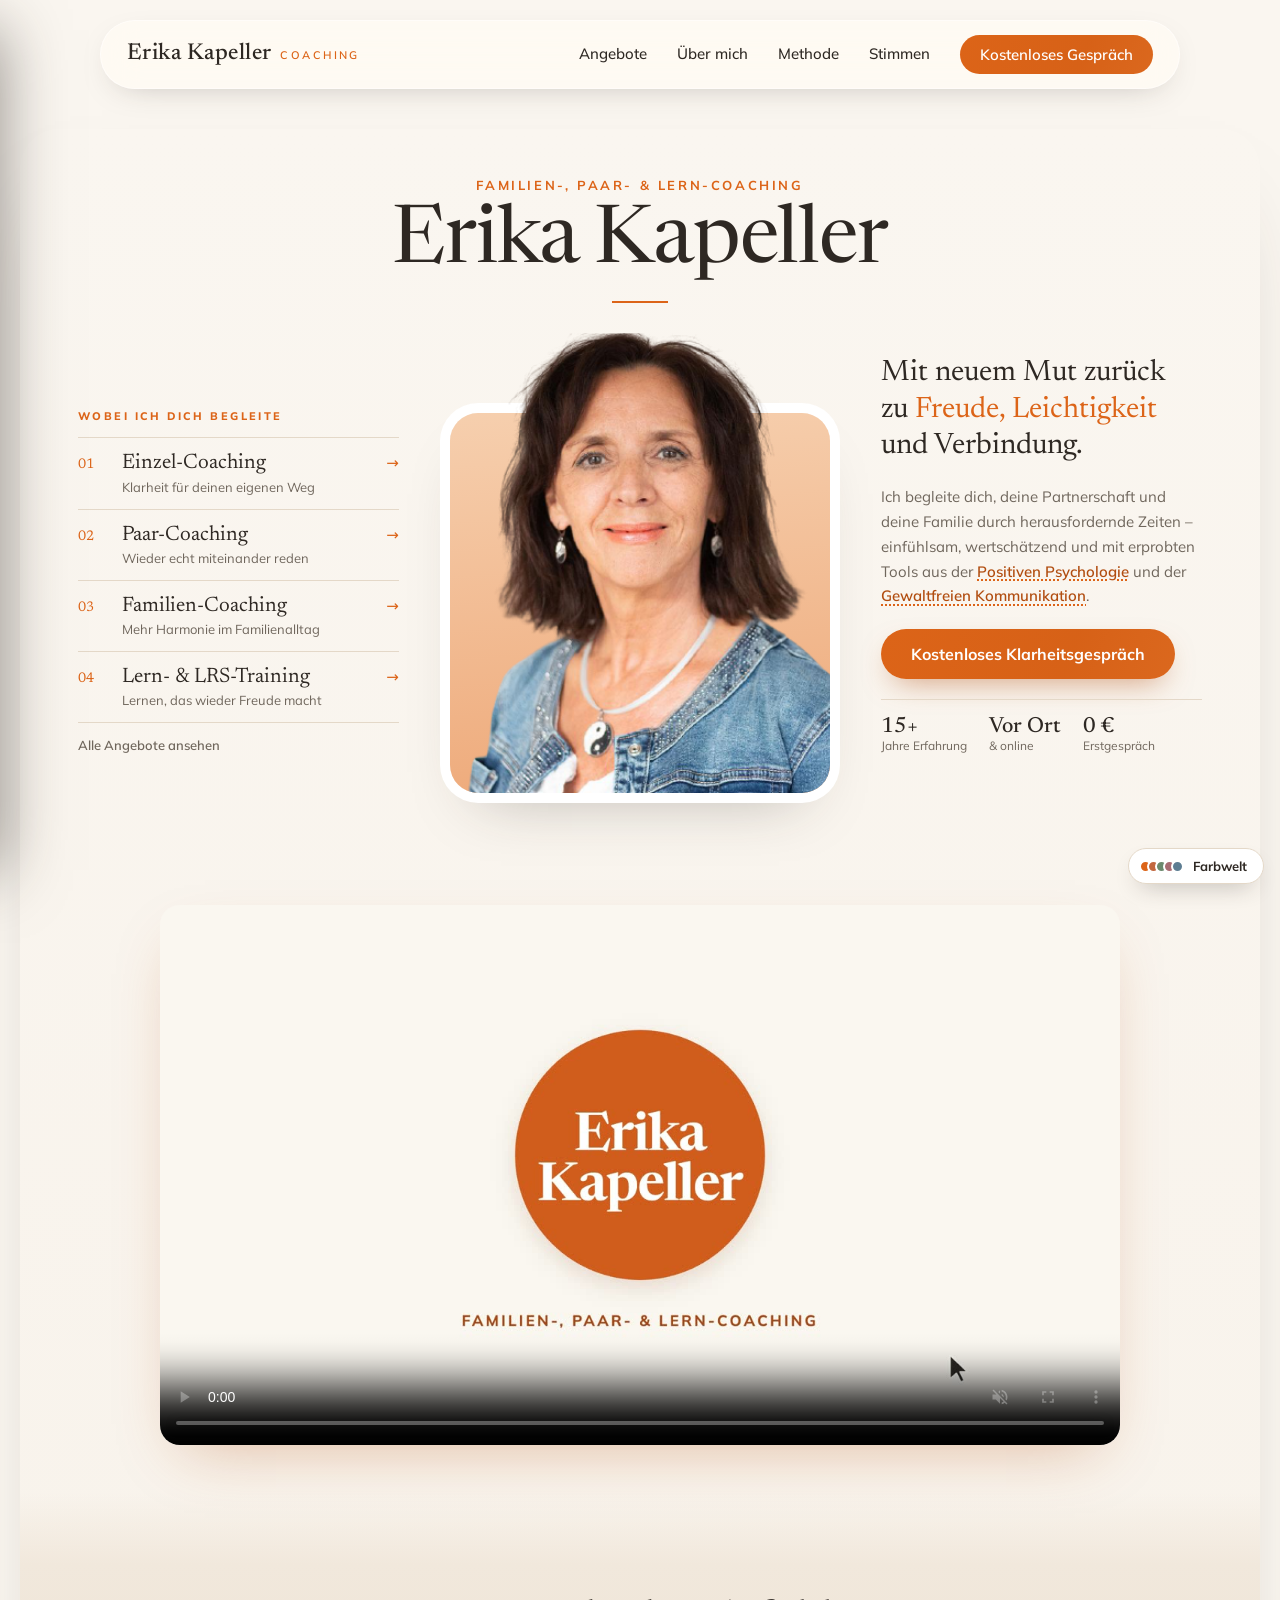
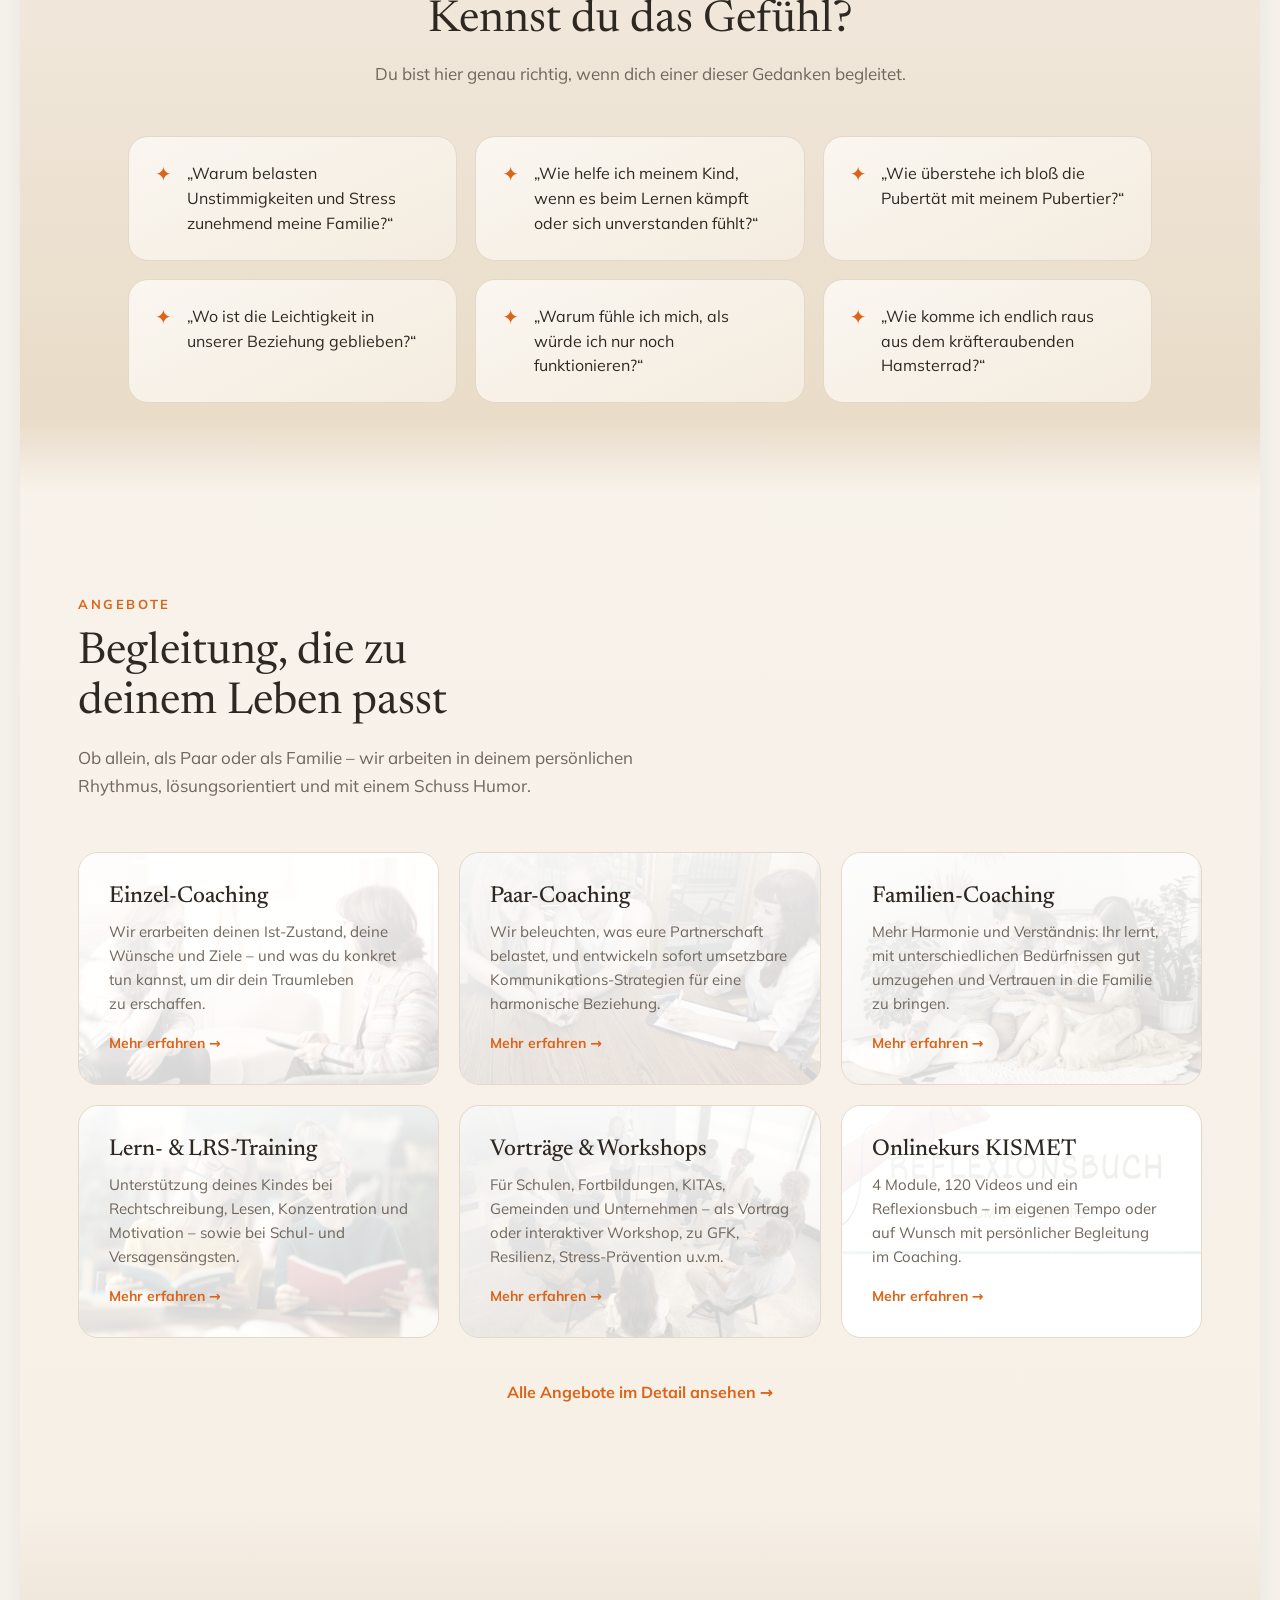
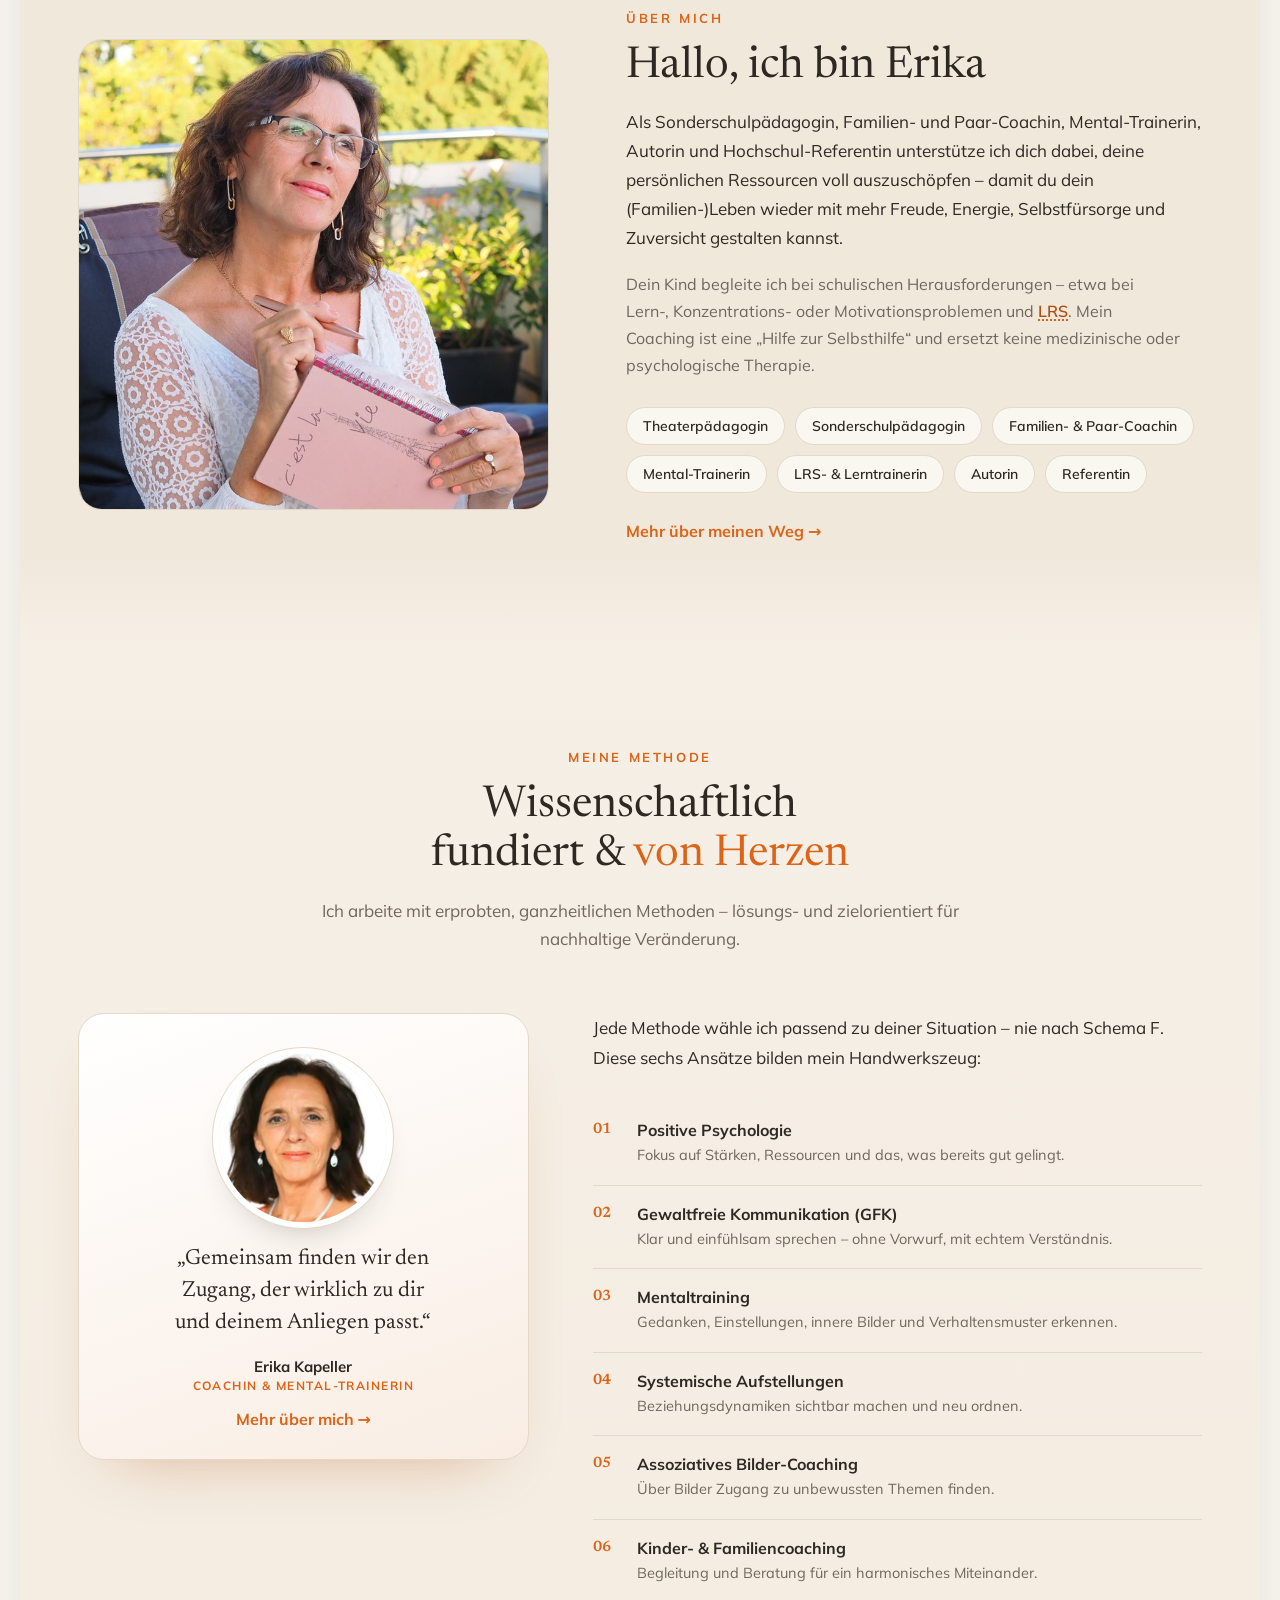
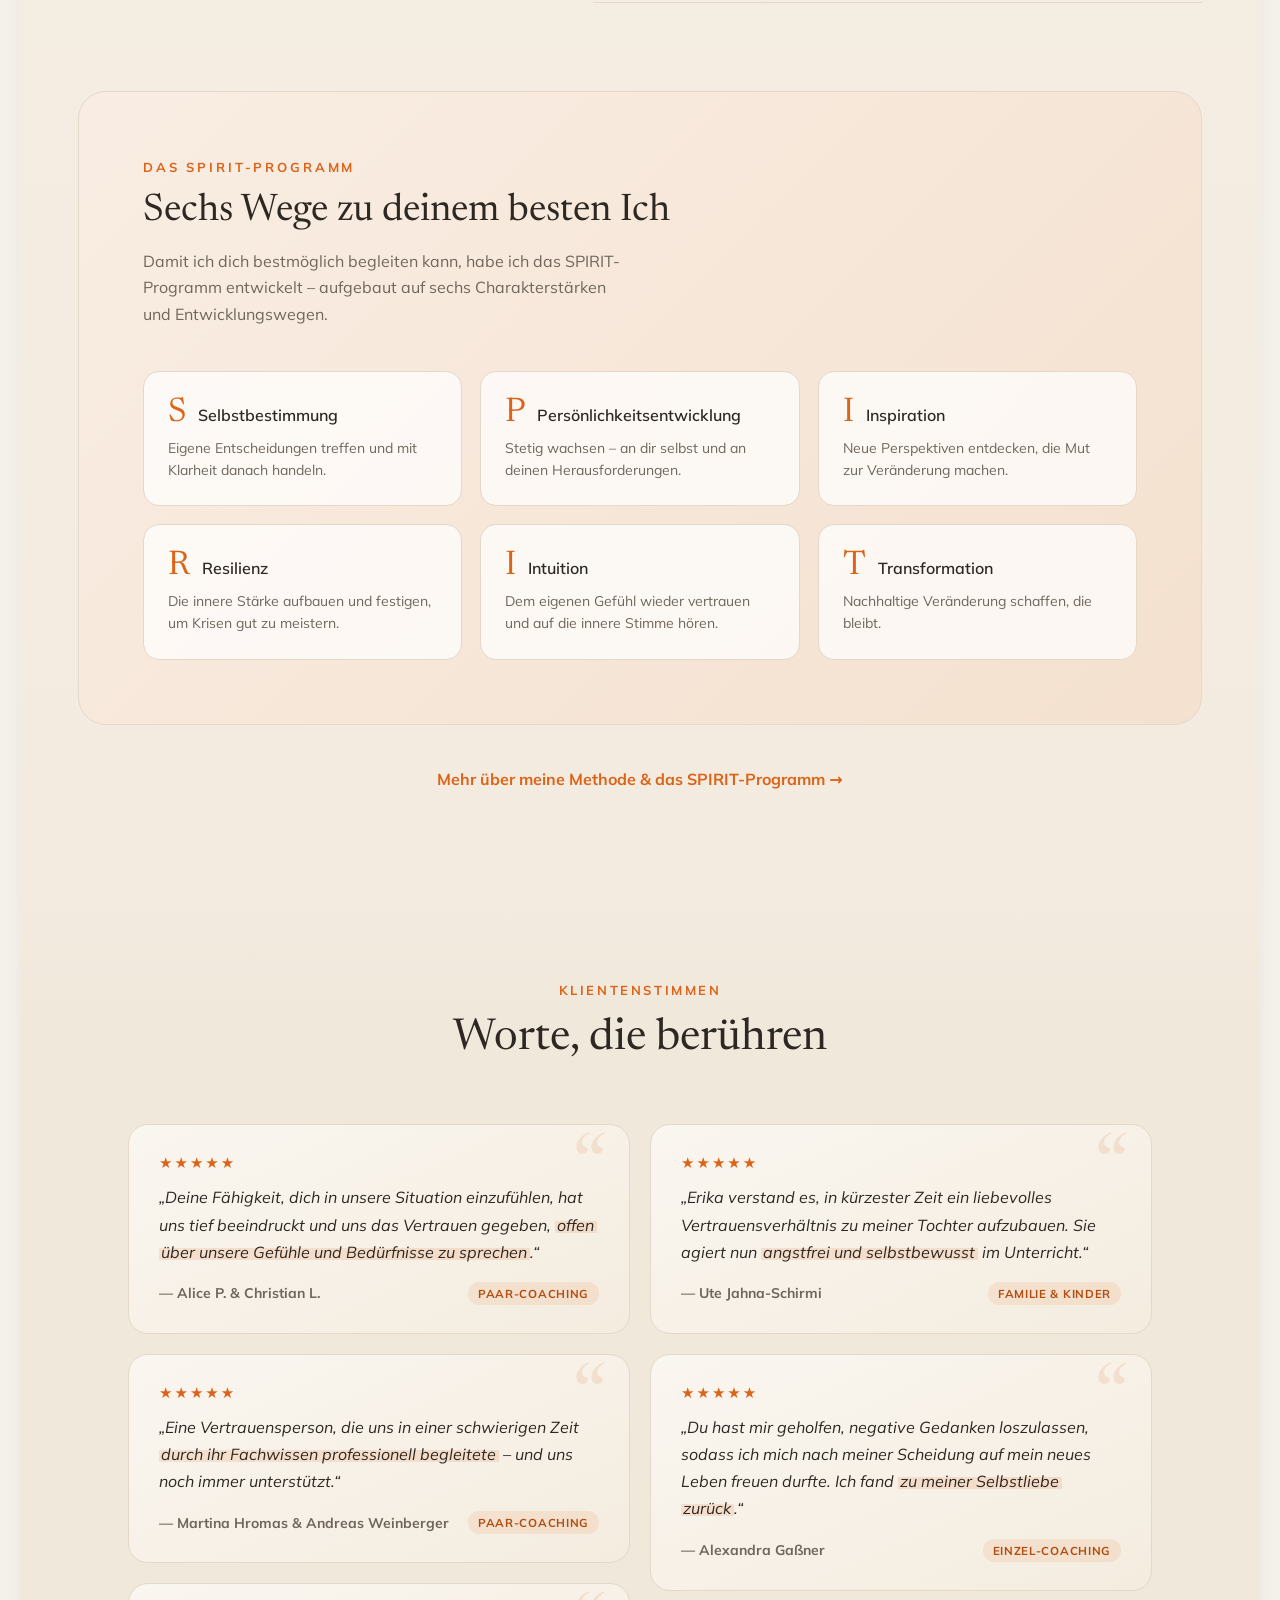
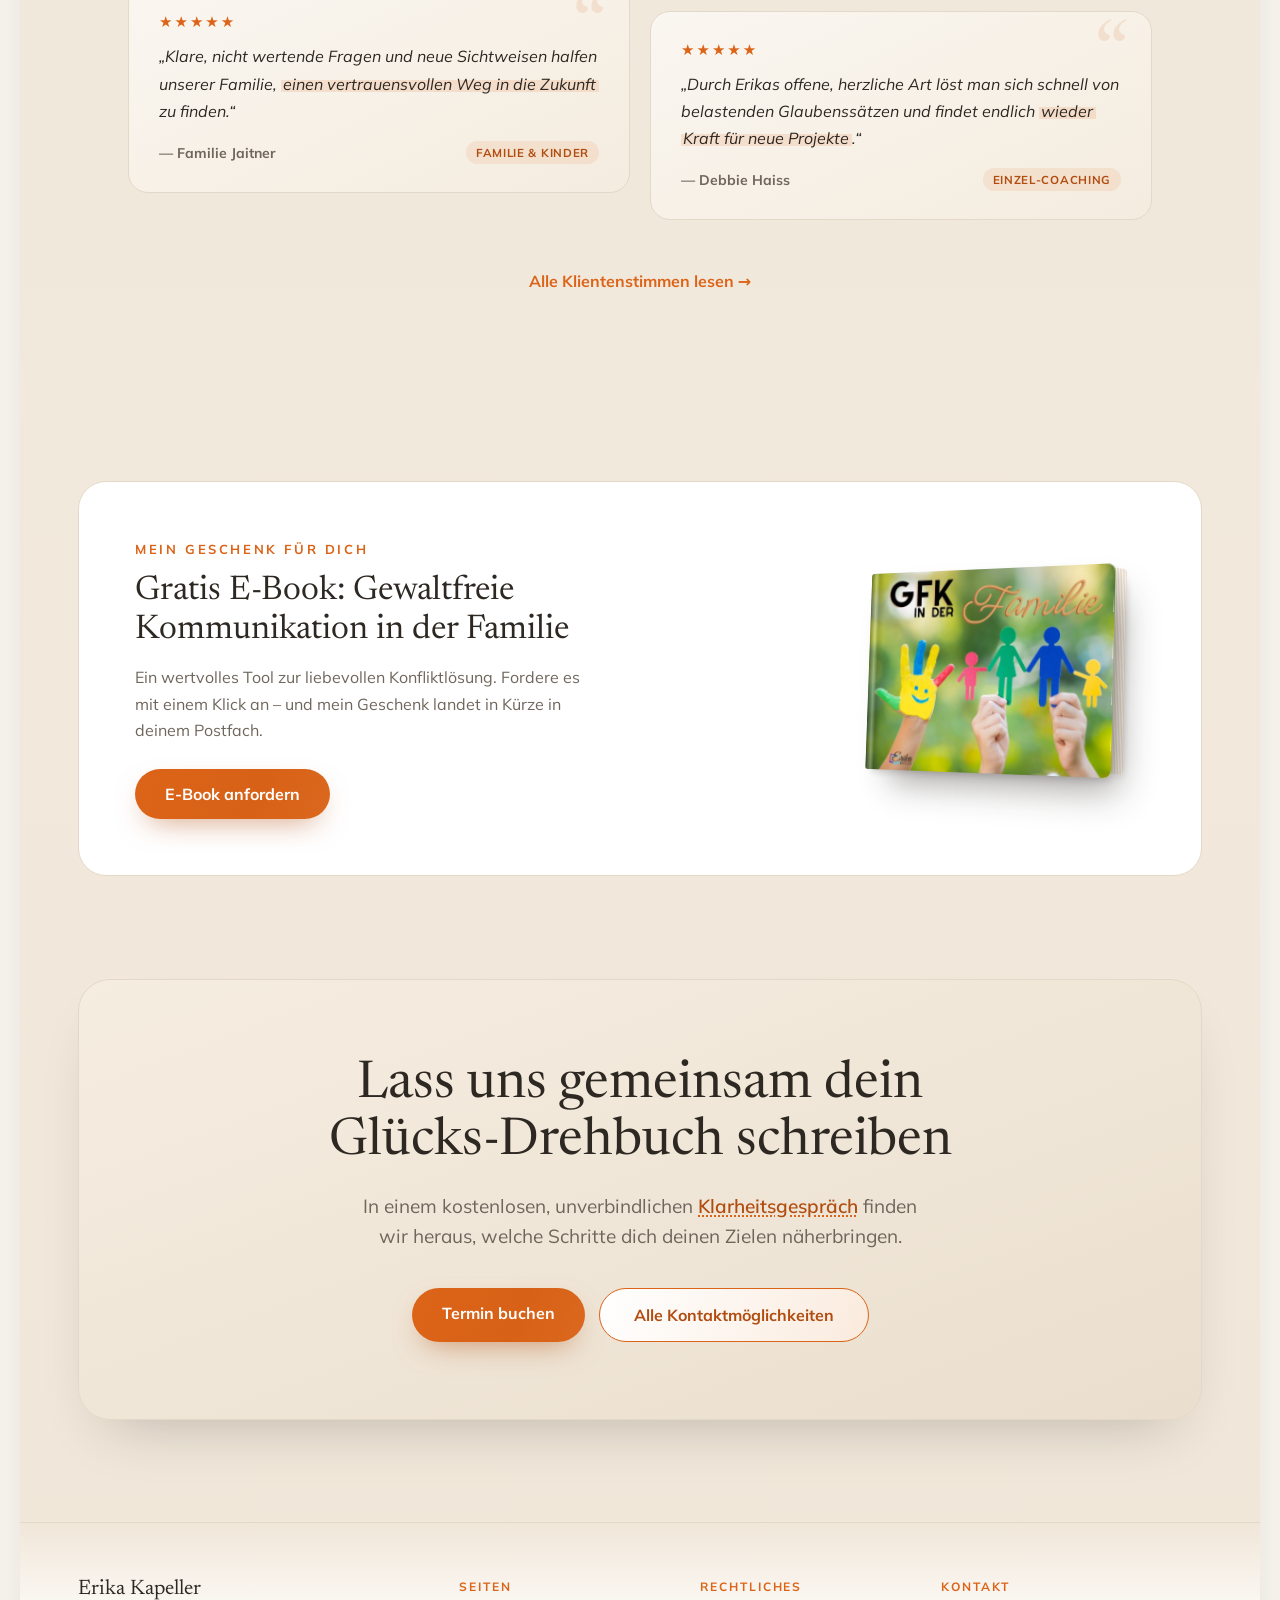
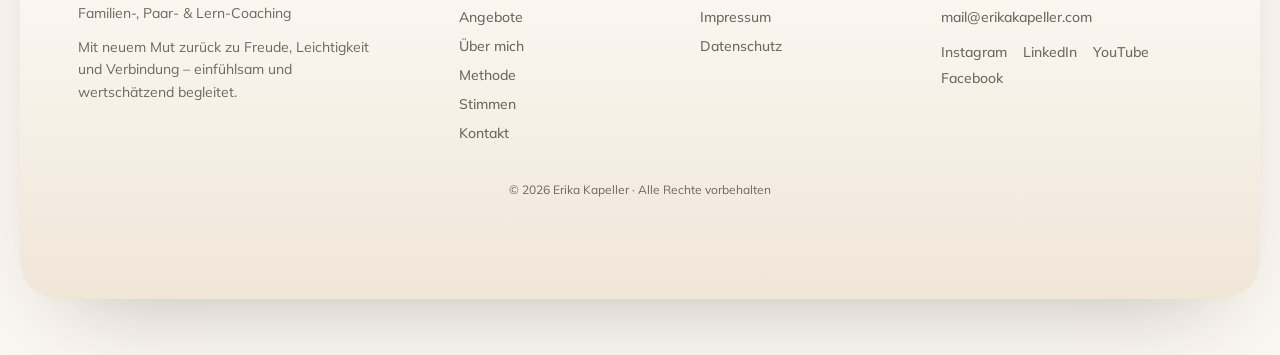
<file: index.html>
<!DOCTYPE html>
<html lang="de">
<head>
<meta charset="utf-8">
<meta name="viewport" content="width=device-width, initial-scale=1">
<title>Erika Kapeller — Familien-, Paar- &amp; Lern-Coaching</title>
<link rel="icon" href="assets/favicon.svg" type="image/svg+xml">
<link rel="icon" href="assets/favicon-32.png" sizes="32x32" type="image/png">
<link rel="apple-touch-icon" href="assets/apple-touch-icon.png">
<meta name="description" content="Familien-, Paar- und Lern-Coaching mit Erika Kapeller. Mehr Freude, Leichtigkeit und Verbindung für dich, deine Partnerschaft und deine Familie.">
<link rel="preconnect" href="https://fonts.googleapis.com">
<link rel="preconnect" href="https://fonts.gstatic.com" crossorigin>
<link href="https://fonts.googleapis.com/css2?family=Newsreader:ital,opsz,wght@0,6..72,400;0,6..72,500;0,6..72,600;1,6..72,400&family=Mulish:wght@300;400;500;600;700&display=swap" rel="stylesheet">
<link rel="stylesheet" href="styles.css?v=20261118v">
</head>
<body>

<a class="skip-link" href="#main">Zum Inhalt springen</a>

<!-- NAV -->
<header class="site-header">
  <nav class="navbar" aria-label="Hauptnavigation">
    <a href="index.html" class="logo" aria-label="Erika Kapeller Coaching, nach oben">
      <span class="logo-name">Erika Kapeller</span>
      <span class="logo-tag" aria-hidden="true"><span class="logo-tag-ruhe">Coaching</span><span class="logo-tag-hover">↑ Nach oben</span></span>
    </a>
    <div class="nav-links" data-desktop-nav>
      <a href="angebote.html">Angebote</a>
      <a href="ueber-mich.html">Über mich</a>
      <a href="methode.html">Methode</a>
      <a href="stimmen.html">Stimmen</a>
      <a href="kontakt.html" class="nav-cta">Kostenloses Gespräch</a>
    </div>
    <button class="nav-toggle" aria-label="Menü öffnen" aria-expanded="false" data-mobile-toggle>
      <span class="nav-toggle-icon" aria-hidden="true">≡</span>
    </button>
  </nav>
</header>

<div class="nav-overlay" data-mobile-overlay aria-hidden="true"></div>
<aside class="nav-drawer" data-mobile-menu role="dialog" aria-modal="true" aria-label="Menü">
  <button class="nav-drawer-close" aria-label="Menü schließen" data-close-nav><span aria-hidden="true">×</span></button>
  <div class="nav-drawer-logo">Erika Kapeller <span>Coaching</span></div>
  <nav class="nav-drawer-links" aria-label="Mobile Navigation">
    <a href="angebote.html" data-close-nav>Angebote</a>
    <a href="ueber-mich.html" data-close-nav>Über mich</a>
    <a href="methode.html" data-close-nav>Methode</a>
    <a href="stimmen.html" data-close-nav>Stimmen</a>
  </nav>
  <a href="kontakt.html" class="nav-drawer-cta" data-close-nav>→ Kostenloses Gespräch</a>
</aside>

<div class="page">

<main id="main">

<!-- HERO -->
<section id="top" class="hero-z">
  <div class="hz-kopf">
    <span class="eyebrow">Familien-, Paar- &amp; Lern-Coaching</span>
    <h1 class="hz-name">Erika Kapeller</h1>
    <span class="hz-strich" aria-hidden="true"></span>
  </div>

  <div class="hz-raster">
    <div class="hz-links">
      <span class="hz-label">Wobei ich dich begleite</span>
      <nav class="hz-liste" aria-label="Schwerpunkte">
        <a href="angebote.html#einzel-coaching" class="hz-punkt"><span class="hz-nr">01</span><span class="hz-text"><span class="hz-titel">Einzel-Coaching</span><span class="hz-unter">Klarheit für deinen eigenen Weg</span></span><span class="hz-pfeil" aria-hidden="true">→</span></a>
        <a href="angebote.html#paar-coaching" class="hz-punkt"><span class="hz-nr">02</span><span class="hz-text"><span class="hz-titel">Paar-Coaching</span><span class="hz-unter">Wieder echt miteinander reden</span></span><span class="hz-pfeil" aria-hidden="true">→</span></a>
        <a href="angebote.html#familien-coaching" class="hz-punkt"><span class="hz-nr">03</span><span class="hz-text"><span class="hz-titel">Familien-Coaching</span><span class="hz-unter">Mehr Harmonie im Familienalltag</span></span><span class="hz-pfeil" aria-hidden="true">→</span></a>
        <a href="angebote.html#lern-training" class="hz-punkt"><span class="hz-nr">04</span><span class="hz-text"><span class="hz-titel">Lern- &amp; LRS-Training</span><span class="hz-unter">Lernen, das wieder Freude macht</span></span><span class="hz-pfeil" aria-hidden="true">→</span></a>
      </nav>
      <a href="angebote.html" class="hz-alle">Alle Angebote ansehen</a>
    </div>

    <div class="hz-bild">
      <div class="hz-rahmen">
        <img src="assets/img/erika-portrait.png" width="418" height="418" alt="Porträt von Erika Kapeller" loading="eager" fetchpriority="high">
      </div>
      <img class="hz-kopfbild" src="assets/img/erika-portrait.png" width="418" height="418" alt="" aria-hidden="true">
    </div>

    <div class="hz-rechts">
      <p class="hz-claim">Mit neuem Mut zurück zu <em>Freude, Leichtigkeit</em> und Verbindung.</p>
      <p class="hz-intro">Ich begleite dich, deine Partnerschaft und deine Familie durch herausfordernde Zeiten – einfühlsam, wertschätzend und mit erprobten Tools aus der <span class="begriff"><span class="begriff-wort" role="button" tabindex="0" aria-describedby="tip-index-1">Positiven Psychologie</span><span class="begriff-tip" role="tooltip" id="tip-index-1">Ein Zweig der Psychologie, der erforscht, was Menschen stärkt: Stärken, Ressourcen, Sinn und gelingende Beziehungen.</span></span> und der <span class="begriff"><span class="begriff-wort" role="button" tabindex="0" aria-describedby="tip-index-2">Gewaltfreien Kommunikation</span><span class="begriff-tip" role="tooltip" id="tip-index-2">Gewaltfreie Kommunikation nach Marshall Rosenberg: Beobachtungen, Gefühle, Bedürfnisse und Bitten klar aussprechen, ohne Vorwurf.</span></span>.</p>
      <a href="https://calendly.com/erikakapeller" target="_blank" rel="noopener" class="btn btn-primary">Kostenloses Klarheitsgespräch</a>
      <div class="hz-fakten">
        <div><b>15+</b><span>Jahre Erfahrung</span></div>
        <div><b>Vor Ort</b><span>&amp; online</span></div>
        <div><b>0&nbsp;€</b><span>Erstgespräch</span></div>
      </div>
    </div>
  </div>
</section>

<!-- VIDEO (Quelle: Websites/mama-coaching-clip/coaching.html, Hochformat unter 561px) -->
<section class="video-section">
  <div class="section-inner">
    <figure class="coaching-film">
      <video controls playsinline muted loop autoplay preload="auto" poster="assets/video/coaching-quer.jpg" aria-label="Kurzvorstellung Erika Kapeller Coaching, 32 Sekunden, läuft als Schleife ohne Ton">
        <source src="assets/video/coaching-quer.mp4" type="video/mp4">
      </video>
    </figure>
  </div>
</section>
<script>
(function(){var v=document.querySelector('.coaching-film video');if(!v)return;
  // Bei reduzierter Bewegung nicht von selbst abspielen
  if(matchMedia('(prefers-reduced-motion: reduce)').matches){v.removeAttribute('autoplay');v.pause();}
  if(matchMedia('(max-width:560px)').matches){v.poster='assets/video/coaching-hoch.jpg';v.querySelector('source').src='assets/video/coaching-hoch.mp4';v.load();}
})();
</script>

<!-- PAIN POINTS -->
<section class="pains-section">
  <div class="section-inner">
    <h2 class="section-title center">Kennst du das Gefühl?</h2>
    <p class="section-lead center">Du bist hier genau richtig, wenn dich einer dieser Gedanken begleitet.</p>
    <div class="pains-grid">
      <div class="pain-card"><span class="pain-icon">✦</span><span>„Warum belasten Unstimmigkeiten und Stress zunehmend meine Familie?“</span></div>
      <div class="pain-card"><span class="pain-icon">✦</span><span>„Wie helfe ich meinem Kind, wenn es beim Lernen kämpft oder sich unverstanden fühlt?“</span></div>
      <div class="pain-card"><span class="pain-icon">✦</span><span>„Wie überstehe ich bloß die Pubertät mit meinem Pubertier?“</span></div>
      <div class="pain-card"><span class="pain-icon">✦</span><span>„Wo ist die Leichtigkeit in unserer Beziehung geblieben?“</span></div>
      <div class="pain-card"><span class="pain-icon">✦</span><span>„Warum fühle ich mich, als würde ich nur noch funktionieren?“</span></div>
      <div class="pain-card"><span class="pain-icon">✦</span><span>„Wie komme ich endlich raus aus dem kräfteraubenden Hamsterrad?“</span></div>
    </div>
  </div>
</section>

<!-- ANGEBOTE -->
<section id="angebote" class="section">
  <div class="section-intro">
    <span class="eyebrow">Angebote</span>
    <h2 class="section-title">Begleitung, die zu deinem Leben passt</h2>
    <p class="section-lead">Ob allein, als Paar oder als Familie – wir arbeiten in deinem persönlichen Rhythmus, lösungsorientiert und mit einem Schuss Humor.</p>
  </div>
  <div class="offers-grid">
    <a class="offer-card" href="angebote.html#einzel-coaching" style="--card-img:url('assets/img/einzel-coaching.jpg')">
      <h3>Einzel-Coaching</h3>
      <p>Wir erarbeiten deinen Ist-Zustand, deine Wünsche und Ziele – und was du konkret tun kannst, um dir dein Traumleben zu erschaffen.</p>
      <span class="offer-more">Mehr erfahren →</span>
    </a>
    <a class="offer-card" href="angebote.html#paar-coaching" style="--card-img:url('assets/img/paar-coaching.jpg')">
      <h3>Paar-Coaching</h3>
      <p>Wir beleuchten, was eure Partnerschaft belastet, und entwickeln sofort umsetzbare Kommunikations-Strategien für eine harmonische Beziehung.</p>
      <span class="offer-more">Mehr erfahren →</span>
    </a>
    <a class="offer-card" href="angebote.html#familien-coaching" style="--card-img:url('assets/img/familie-lesen.jpg')">
      <h3>Familien-Coaching</h3>
      <p>Mehr Harmonie und Verständnis: Ihr lernt, mit unterschiedlichen Bedürfnissen gut umzugehen und Vertrauen in die Familie zu bringen.</p>
      <span class="offer-more">Mehr erfahren →</span>
    </a>
    <a class="offer-card" href="angebote.html#lern-training" style="--card-img:url('assets/img/lern-training.jpg')">
      <h3>Lern- &amp; LRS-Training</h3>
      <p>Unterstützung deines Kindes bei Rechtschreibung, Lesen, Konzentration und Motivation – sowie bei Schul- und Versagensängsten.</p>
      <span class="offer-more">Mehr erfahren →</span>
    </a>
    <a class="offer-card" href="angebote.html#vortraege" style="--card-img:url('assets/img/vortraege-workshops.jpg')">
      <h3>Vorträge &amp; Workshops</h3>
      <p>Für Schulen, Fortbildungen, KITAs, Gemeinden und Unternehmen – als Vortrag oder interaktiver Workshop, zu GFK, Resilienz, Stress-Prävention u.v.m.</p>
      <span class="offer-more">Mehr erfahren →</span>
    </a>
    <a class="offer-card" href="angebote.html#onlinekurs" style="--card-img:url('assets/img/kismet-reflexionsbuch.jpg')">
      <h3>Onlinekurs KISMET</h3>
      <p>4 Module, 120 Videos und ein Reflexionsbuch – im eigenen Tempo oder auf Wunsch mit persönlicher Begleitung im Coaching.</p>
      <span class="offer-more">Mehr erfahren →</span>
    </a>
  </div>
  <div class="section-more">
    <a href="angebote.html" class="link-arrow">Alle Angebote im Detail ansehen →</a>
  </div>
</section>

<!-- ÜBER MICH -->
<section id="ueber" class="ueber-section">
  <div class="ueber-inner">
    <div class="ueber-image">
      <img width="768" height="883" src="assets/img/erika-working.jpg" alt="Erika Kapeller bei der Arbeit" loading="lazy">
    </div>
    <div>
      <span class="eyebrow">Über mich</span>
      <h2 class="section-title">Hallo, ich bin Erika</h2>
      <p class="ueber-text-main">Als Sonderschulpädagogin, Familien- und Paar-Coachin, Mental-Trainerin, Autorin und Hochschul-Referentin unterstütze ich dich dabei, deine persönlichen Ressourcen voll auszuschöpfen – damit du dein (Familien-)Leben wieder mit mehr Freude, Energie, Selbstfürsorge und Zuversicht gestalten kannst.</p>
      <p class="ueber-text-muted">Dein Kind begleite ich bei schulischen Herausforderungen – etwa bei Lern-, Konzentrations- oder Motivationsproblemen und <span class="begriff"><span class="begriff-wort" role="button" tabindex="0" aria-describedby="tip-index-3">LRS</span><span class="begriff-tip" role="tooltip" id="tip-index-3">Lese-Rechtschreib-Schwierigkeiten: anhaltende Probleme beim Lesen und Schreiben, die sich mit gezieltem Training gut verbessern lassen.</span></span>. Mein Coaching ist eine „Hilfe zur Selbsthilfe“ und ersetzt keine medizinische oder psychologische Therapie.</p>
      <div class="credentials">
        <span>Theaterpädagogin</span>
        <span>Sonderschulpädagogin</span>
        <span>Familien- &amp; Paar-Coachin</span>
        <span>Mental-Trainerin</span>
        <span>LRS- &amp; Lerntrainerin</span>
        <span>Autorin</span>
        <span>Referentin</span>
      </div>
      <p style="margin-top:28px;"><a href="ueber-mich.html" class="link-arrow">Mehr über meinen Weg →</a></p>
    </div>
  </div>
</section>

<!-- METHODE / SPIRIT -->
<section id="methode" class="section">
  <div class="section-intro center">
    <span class="eyebrow">Meine Methode</span>
    <h2 class="section-title">Wissenschaftlich fundiert &amp; <em>von Herzen</em></h2>
    <p class="section-lead">Ich arbeite mit erprobten, ganzheitlichen Methoden – lösungs- und zielorientiert für nachhaltige Veränderung.</p>
  </div>

  <div class="methode-grid">
    <figure class="methode-karte">
      <div class="methode-karte-bild"><img src="assets/img/erika-portrait-rund.jpg" alt="Porträt von Erika Kapeller" width="420" height="420" loading="lazy"></div>
      <blockquote><p>„Gemeinsam finden wir den Zugang, der wirklich zu dir und deinem Anliegen passt.“</p></blockquote>
      <figcaption>
        <span class="methode-karte-name">Erika Kapeller</span>
        <span class="methode-karte-rolle">Coachin &amp; Mental-Trainerin</span>
      </figcaption>
      <a href="ueber-mich.html" class="link-arrow">Mehr über mich →</a>
    </figure>
    <div>
      <p class="methode-intro">Jede Methode wähle ich passend zu deiner Situation – nie nach Schema F. Diese sechs Ansätze bilden mein Handwerkszeug:</p>
      <div class="methode-list">
        <div class="methode-item">
          <div class="methode-num">01</div>
          <div><div class="methode-title">Positive Psychologie</div><div class="methode-desc">Fokus auf Stärken, Ressourcen und das, was bereits gut gelingt.</div></div>
        </div>
        <div class="methode-item">
          <div class="methode-num">02</div>
          <div><div class="methode-title">Gewaltfreie Kommunikation (GFK)</div><div class="methode-desc">Klar und einfühlsam sprechen – ohne Vorwurf, mit echtem Verständnis.</div></div>
        </div>
        <div class="methode-item">
          <div class="methode-num">03</div>
          <div><div class="methode-title">Mentaltraining</div><div class="methode-desc">Gedanken, Einstellungen, innere Bilder und Verhaltensmuster erkennen.</div></div>
        </div>
        <div class="methode-item">
          <div class="methode-num">04</div>
          <div><div class="methode-title">Systemische Aufstellungen</div><div class="methode-desc">Beziehungsdynamiken sichtbar machen und neu ordnen.</div></div>
        </div>
        <div class="methode-item">
          <div class="methode-num">05</div>
          <div><div class="methode-title">Assoziatives Bilder-Coaching</div><div class="methode-desc">Über Bilder Zugang zu unbewussten Themen finden.</div></div>
        </div>
        <div class="methode-item">
          <div class="methode-num">06</div>
          <div><div class="methode-title">Kinder- &amp; Familiencoaching</div><div class="methode-desc">Begleitung und Beratung für ein harmonisches Miteinander.</div></div>
        </div>
      </div>
    </div>
  </div>

  <div class="spirit-box">
    <div class="spirit-bg" style="background-image:url('https://images.unsplash.com/photo-1470116945706-e6bf5d5a53ca?auto=format&fit=crop&w=1600&q=80');"></div>
    <div class="spirit-content">
      <div class="spirit-intro">
        <span class="eyebrow spirit-eyebrow">Das SPIRIT-Programm</span>
        <h3 class="spirit-title">Sechs Wege zu deinem besten Ich</h3>
        <p class="spirit-lead">Damit ich dich bestmöglich begleiten kann, habe ich das SPIRIT-Programm entwickelt – aufgebaut auf sechs Charakterstärken und Entwicklungswegen.</p>
      </div>
      
<div class="spirit-grid">
        <div class="spirit-card"><div class="spirit-letter-row"><div class="spirit-letter">S</div><div class="spirit-word">Selbstbestimmung</div></div><div class="spirit-desc">Eigene Entscheidungen treffen und mit Klarheit danach handeln.</div></div>
        <div class="spirit-card"><div class="spirit-letter-row"><div class="spirit-letter">P</div><div class="spirit-word">Persönlichkeitsentwicklung</div></div><div class="spirit-desc">Stetig wachsen – an dir selbst und an deinen Herausforderungen.</div></div>
        <div class="spirit-card"><div class="spirit-letter-row"><div class="spirit-letter">I</div><div class="spirit-word">Inspiration</div></div><div class="spirit-desc">Neue Perspektiven entdecken, die Mut zur Veränderung machen.</div></div>
        <div class="spirit-card"><div class="spirit-letter-row"><div class="spirit-letter">R</div><div class="spirit-word">Resilienz</div></div><div class="spirit-desc">Die innere Stärke aufbauen und festigen, um Krisen gut zu meistern.</div></div>
        <div class="spirit-card"><div class="spirit-letter-row"><div class="spirit-letter">I</div><div class="spirit-word">Intuition</div></div><div class="spirit-desc">Dem eigenen Gefühl wieder vertrauen und auf die innere Stimme hören.</div></div>
        <div class="spirit-card"><div class="spirit-letter-row"><div class="spirit-letter">T</div><div class="spirit-word">Transformation</div></div><div class="spirit-desc">Nachhaltige Veränderung schaffen, die bleibt.</div></div>
      </div>
    </div>
  </div>
  <div class="section-more">
    <a href="methode.html" class="link-arrow">Mehr über meine Methode &amp; das SPIRIT-Programm →</a>
  </div>
</section>

<!-- STIMMEN -->
<section id="stimmen" class="stimmen-section">
  <div class="section-inner">
    <div class="section-intro center">
      <span class="eyebrow">Klientenstimmen</span>
      <h2 class="section-title">Worte, die berühren</h2>
    </div>
    <div class="testimonials-cols">
      <div class="testimonial-card"><div class="stars">★★★★★</div><p>„Deine Fähigkeit, dich in unsere Situation einzufühlen, hat uns tief beeindruckt und uns das Vertrauen gegeben, <mark>offen über unsere Gefühle und Bedürfnisse zu sprechen</mark>.“</p><div class="testimonial-foot"><span class="testimonial-name">Alice P. &amp; Christian L.</span><span class="testimonial-kat">Paar-Coaching</span></div></div>
      <div class="testimonial-card"><div class="stars">★★★★★</div><p>„Eine Vertrauensperson, die uns in einer schwierigen Zeit <mark>durch ihr Fachwissen professionell begleitete</mark> – und uns noch immer unterstützt.“</p><div class="testimonial-foot"><span class="testimonial-name">Martina Hromas &amp; Andreas Weinberger</span><span class="testimonial-kat">Paar-Coaching</span></div></div>
      <div class="testimonial-card"><div class="stars">★★★★★</div><p>„Klare, nicht wertende Fragen und neue Sichtweisen halfen unserer Familie, <mark>einen vertrauensvollen Weg in die Zukunft</mark> zu finden.“</p><div class="testimonial-foot"><span class="testimonial-name">Familie Jaitner</span><span class="testimonial-kat">Familie &amp; Kinder</span></div></div>
      <div class="testimonial-card"><div class="stars">★★★★★</div><p>„Erika verstand es, in kürzester Zeit ein liebevolles Vertrauensverhältnis zu meiner Tochter aufzubauen. Sie agiert nun <mark>angstfrei und selbstbewusst</mark> im Unterricht.“</p><div class="testimonial-foot"><span class="testimonial-name">Ute Jahna-Schirmi</span><span class="testimonial-kat">Familie &amp; Kinder</span></div></div>
      <div class="testimonial-card"><div class="stars">★★★★★</div><p>„Du hast mir geholfen, negative Gedanken loszulassen, sodass ich mich nach meiner Scheidung auf mein neues Leben freuen durfte. Ich fand <mark>zu meiner Selbstliebe zurück</mark>.“</p><div class="testimonial-foot"><span class="testimonial-name">Alexandra Gaßner</span><span class="testimonial-kat">Einzel-Coaching</span></div></div>
      <div class="testimonial-card"><div class="stars">★★★★★</div><p>„Durch Erikas offene, herzliche Art löst man sich schnell von belastenden Glaubenssätzen und findet endlich <mark>wieder Kraft für neue Projekte</mark>.“</p><div class="testimonial-foot"><span class="testimonial-name">Debbie Haiss</span><span class="testimonial-kat">Einzel-Coaching</span></div></div>
    </div>
    <div class="section-more">
      <a href="stimmen.html" class="link-arrow">Alle Klientenstimmen lesen →</a>
    </div>
  </div>
</section>

<!-- GESCHENK -->
<section class="section">
  <div class="gift-box">
    <div>
      <span class="eyebrow">Mein Geschenk für dich</span>
      <h3 class="gift-title">Gratis E-Book: Gewaltfreie Kommunikation in der Familie</h3>
      <p class="gift-text">Ein wertvolles Tool zur liebevollen Konfliktlösung. Fordere es mit einem Klick an – und mein Geschenk landet in Kürze in deinem Postfach.</p>
      <a href="kontakt.html#ebook" class="btn btn-primary">E-Book anfordern</a>
    </div>
    <div class="gift-cover buch">
      <div class="buch-koerper">
        <img src="assets/img/ebook-gfk-familie.jpg" alt="Cover des E-Books „GFK in der Familie“" loading="lazy" width="1127" height="864">
      </div>
    </div>
  </div>
</section>

<!-- KONTAKT / CTA -->
<section id="kontakt" class="section kontakt-section">
  <div class="kontakt-box">
    <div class="kontakt-bg" style="background-image:url('https://images.unsplash.com/photo-1500534623283-312aade485b7?auto=format&fit=crop&w=1600&q=80');"></div>
    <div class="kontakt-content">
      <h2 class="kontakt-title">Lass uns gemeinsam dein Glücks-Drehbuch schreiben</h2>
      <p class="kontakt-lead">In einem kostenlosen, unverbindlichen <span class="begriff"><span class="begriff-wort" role="button" tabindex="0" aria-describedby="tip-index-4">Klarheitsgespräch</span><span class="begriff-tip" role="tooltip" id="tip-index-4">Ein kostenloses, unverbindliches Erstgespräch: Wir lernen uns kennen und klären, ob und wie ich dich unterstützen kann.</span></span> finden wir heraus, welche Schritte dich deinen Zielen näherbringen.</p>
      <div class="kontakt-actions">
        <a href="https://calendly.com/erikakapeller" target="_blank" rel="noopener" class="btn btn-primary">Termin buchen</a>
        <a href="kontakt.html" class="btn btn-outline">Alle Kontaktmöglichkeiten</a>
      </div>
    </div>
  </div>
</section>

</main>

<footer class="site-footer">
  <div class="footer-inner">
    <div class="footer-brand">
      <div class="footer-name">Erika Kapeller</div>
      <div class="footer-tag">Familien-, Paar- &amp; Lern-Coaching</div>
      <p class="footer-blurb">Mit neuem Mut zurück zu Freude, Leichtigkeit und Verbindung – einfühlsam und wertschätzend begleitet.</p>
    </div>
    <nav class="footer-col" aria-label="Seiten">
      <h2 class="footer-heading">Seiten</h2>
      <a href="angebote.html">Angebote</a>
      <a href="ueber-mich.html">Über mich</a>
      <a href="methode.html">Methode</a>
      <a href="stimmen.html">Stimmen</a>
      <a href="kontakt.html">Kontakt</a>
    </nav>
    <nav class="footer-col" aria-label="Rechtliches">
      <h2 class="footer-heading">Rechtliches</h2>
      <a href="impressum.html">Impressum</a>
      <a href="datenschutz.html">Datenschutz</a>
    </nav>
    <div class="footer-col">
      <h2 class="footer-heading">Kontakt</h2>
      <a href="mailto:mail@erikakapeller.com">mail@erikakapeller.com</a>
      <div class="footer-social">
        <a href="https://www.instagram.com/erikakapeller/" target="_blank" rel="noopener">Instagram</a>
        <a href="https://www.linkedin.com/in/erika-kapeller-3380021b2/" target="_blank" rel="noopener">LinkedIn</a>
        <a href="https://www.youtube.com/channel/UCRWZBGDhrinW2wrE5I-bDhQ" target="_blank" rel="noopener">YouTube</a>
        <a href="https://www.facebook.com/profile.php?id=100063453646519" target="_blank" rel="noopener">Facebook</a>
      </div>
    </div>
  </div>
  <div class="footer-copy">© 2026 Erika Kapeller · Alle Rechte vorbehalten</div>
</footer>

</div>

<script src="script.js?v=20261118a"></script>
</body>
</html>
</file>
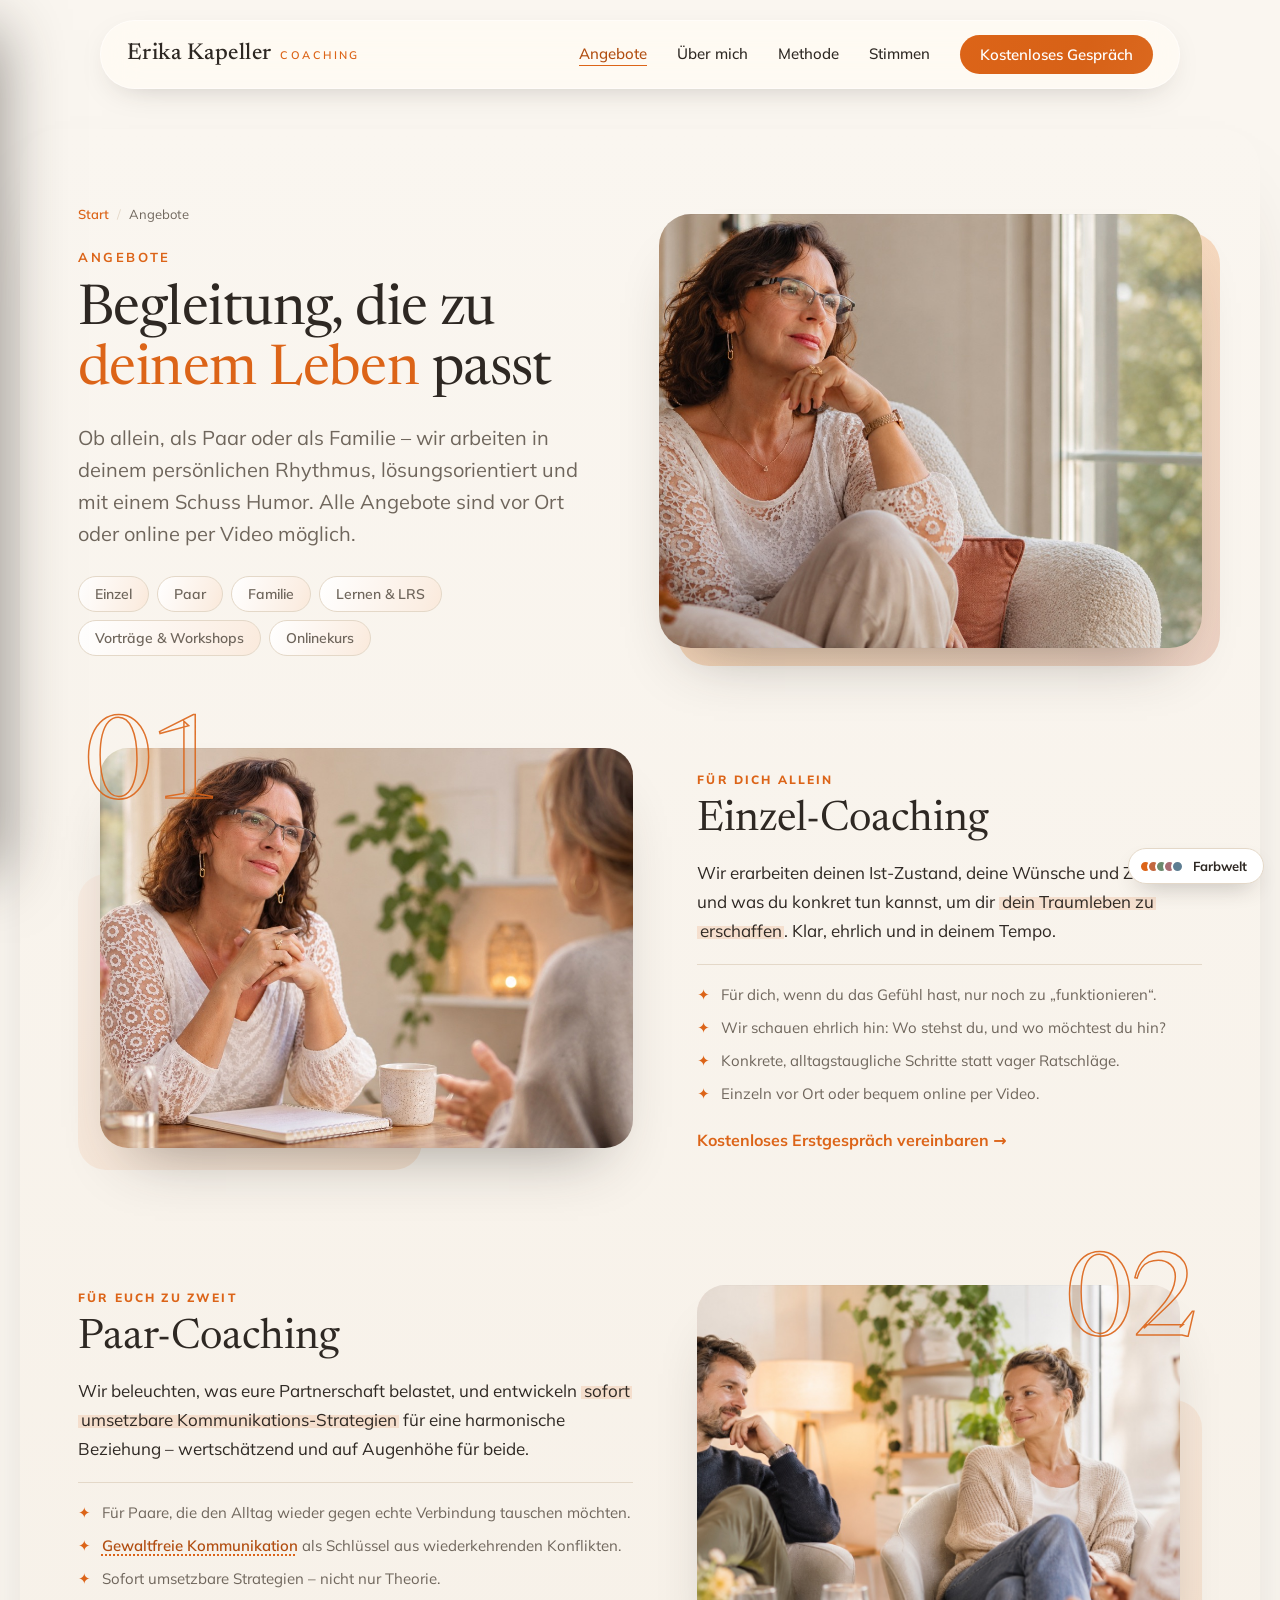
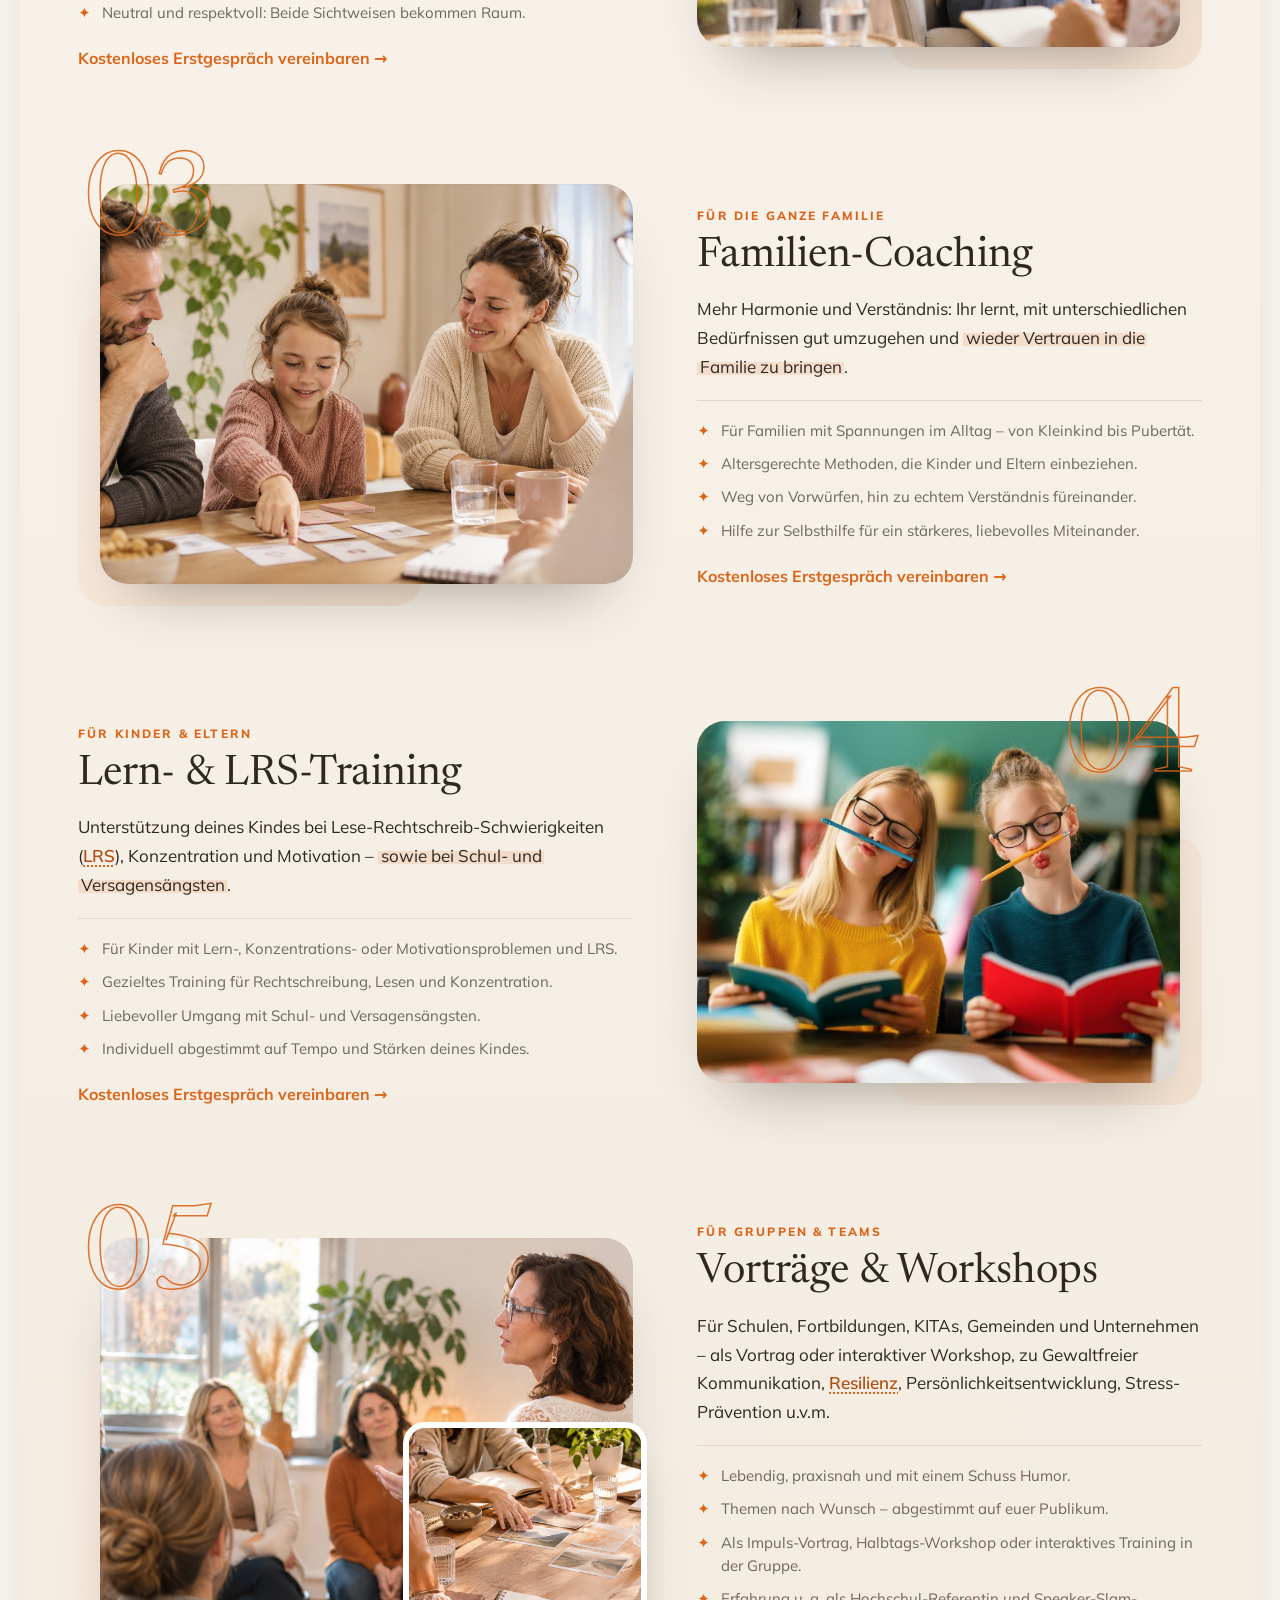
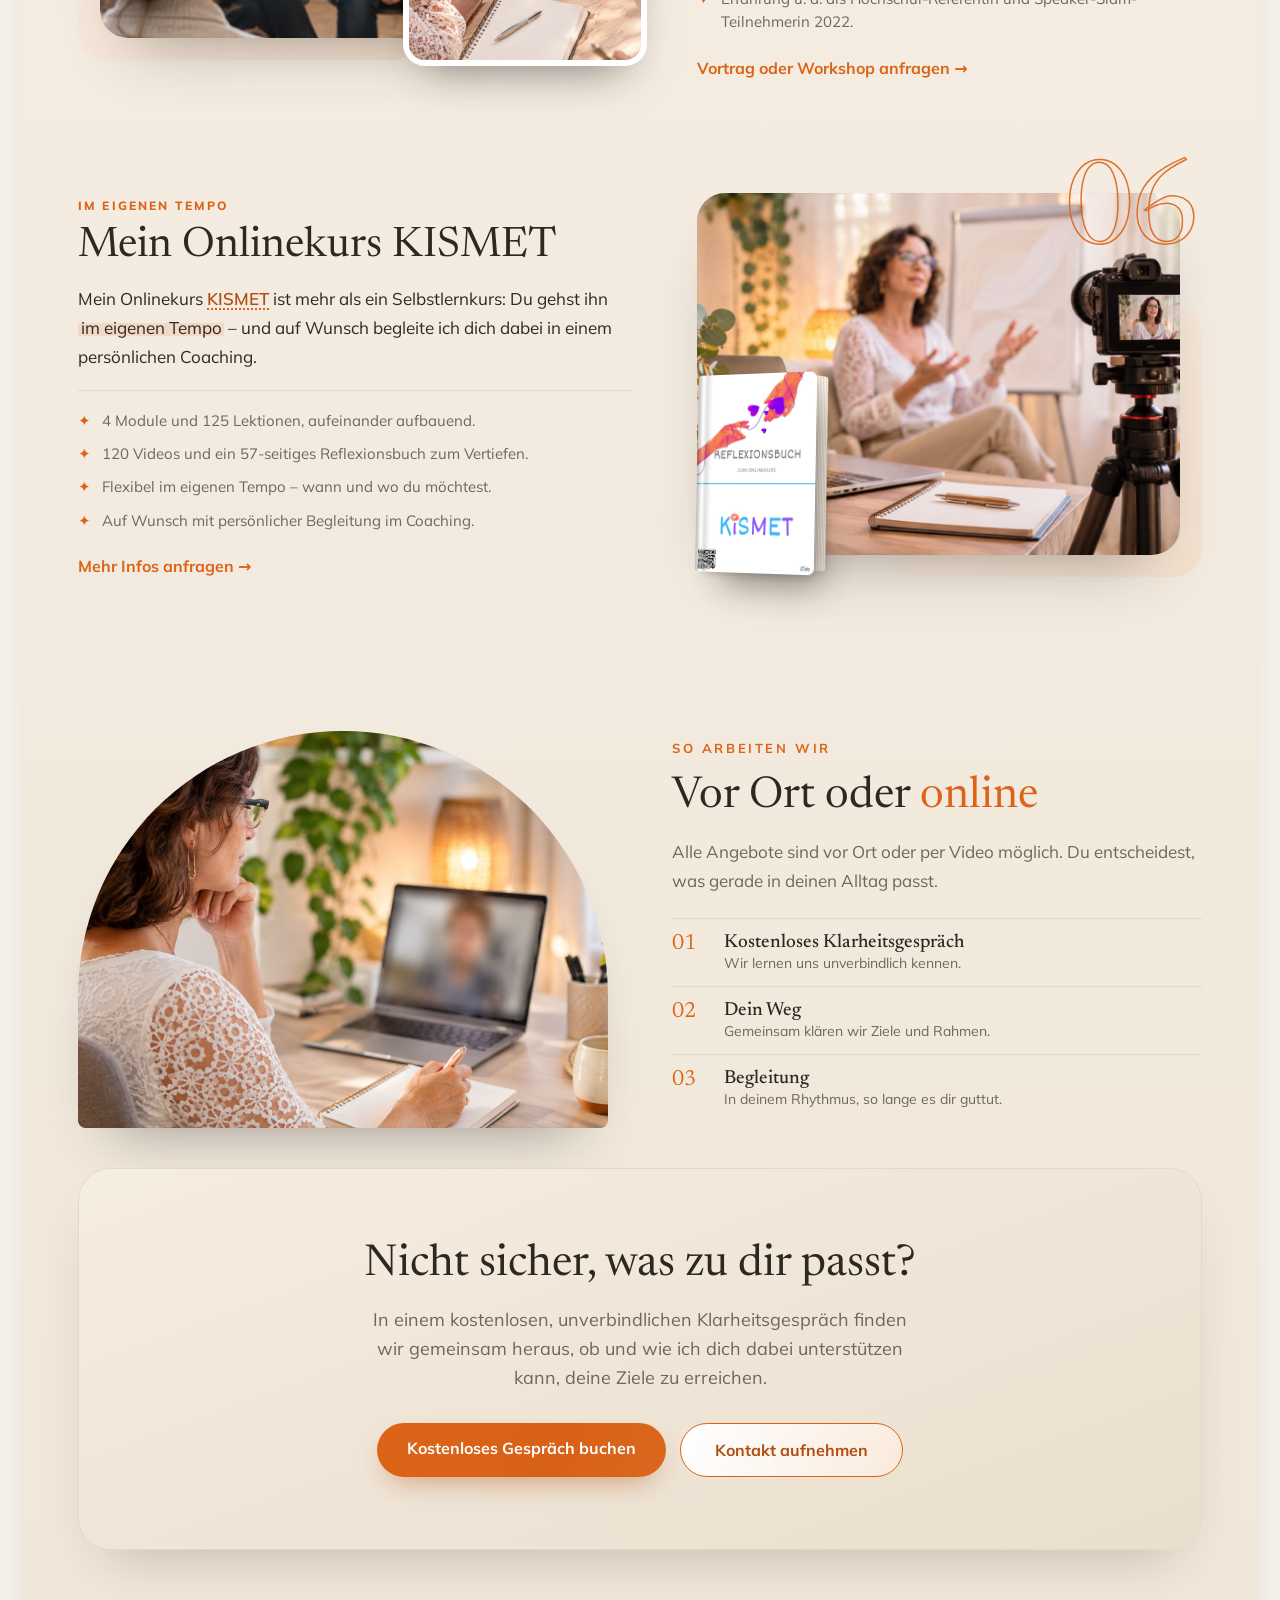
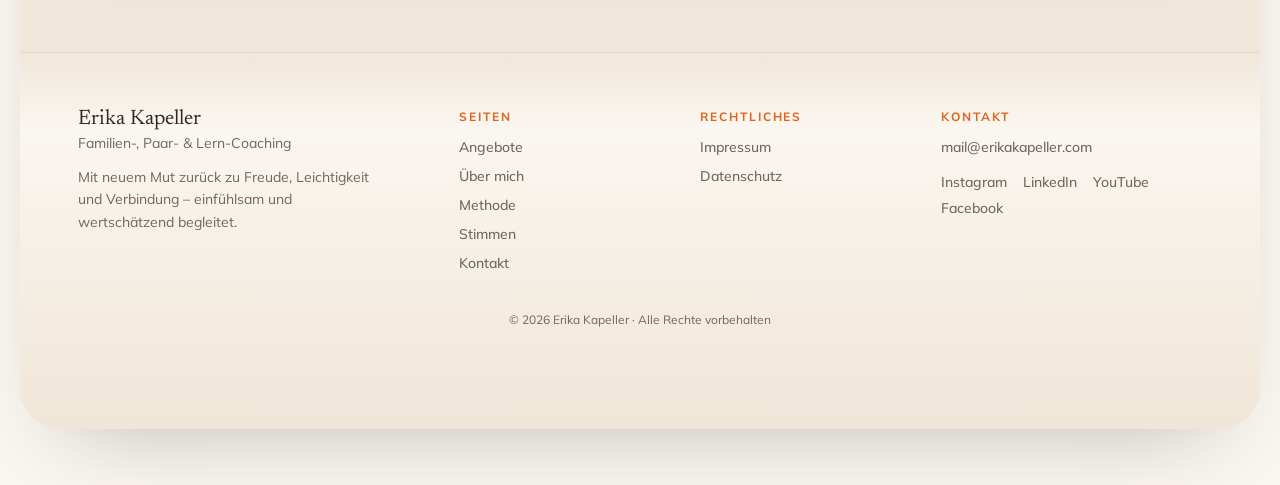
<file: angebote.html>
<!DOCTYPE html>
<html lang="de">
<head>
<meta charset="utf-8">
<meta name="viewport" content="width=device-width, initial-scale=1">
<title>Angebote — Erika Kapeller Coaching</title>
<link rel="icon" href="assets/favicon.svg" type="image/svg+xml">
<link rel="icon" href="assets/favicon-32.png" sizes="32x32" type="image/png">
<link rel="apple-touch-icon" href="assets/apple-touch-icon.png">
<meta name="description" content="Einzel-, Paar- und Familien-Coaching, Lern- & LRS-Training, Vorträge, Workshops und Onlinekurs – alle Angebote von Erika Kapeller im Überblick.">
<link rel="preconnect" href="https://fonts.googleapis.com">
<link rel="preconnect" href="https://fonts.gstatic.com" crossorigin>
<link href="https://fonts.googleapis.com/css2?family=Newsreader:ital,opsz,wght@0,6..72,400;0,6..72,500;0,6..72,600;1,6..72,400&family=Mulish:wght@300;400;500;600;700&display=swap" rel="stylesheet">
<link rel="stylesheet" href="styles.css?v=20261118a">
</head>
<body>

<a class="skip-link" href="#main">Zum Inhalt springen</a>

<!-- NAV -->
<header class="site-header">
  <nav class="navbar" aria-label="Hauptnavigation">
    <a href="index.html" class="logo" aria-label="Erika Kapeller Coaching, zurück zur Startseite">
      <span class="logo-name">Erika Kapeller</span>
      <span class="logo-tag" aria-hidden="true"><span class="logo-tag-ruhe">Coaching</span><span class="logo-tag-hover">← Zurück zum Start</span></span>
    </a>
    <div class="nav-links" data-desktop-nav>
      <a href="angebote.html">Angebote</a>
      <a href="ueber-mich.html">Über mich</a>
      <a href="methode.html">Methode</a>
      <a href="stimmen.html">Stimmen</a>
      <a href="kontakt.html" class="nav-cta">Kostenloses Gespräch</a>
    </div>
    <button class="nav-toggle" aria-label="Menü öffnen" aria-expanded="false" data-mobile-toggle>
      <span class="nav-toggle-icon" aria-hidden="true">≡</span>
    </button>
  </nav>
</header>

<div class="nav-overlay" data-mobile-overlay aria-hidden="true"></div>
<aside class="nav-drawer" data-mobile-menu role="dialog" aria-modal="true" aria-label="Menü">
  <button class="nav-drawer-close" aria-label="Menü schließen" data-close-nav><span aria-hidden="true">×</span></button>
  <div class="nav-drawer-logo">Erika Kapeller <span>Coaching</span></div>
  <nav class="nav-drawer-links" aria-label="Mobile Navigation">
    <a href="angebote.html" data-close-nav>Angebote</a>
    <a href="ueber-mich.html" data-close-nav>Über mich</a>
    <a href="methode.html" data-close-nav>Methode</a>
    <a href="stimmen.html" data-close-nav>Stimmen</a>
  </nav>
  <a href="kontakt.html" class="nav-drawer-cta" data-close-nav>→ Kostenloses Gespräch</a>
</aside>

<div class="page">
<main id="main">

<!-- PAGE HERO -->
<section class="page-hero ang-hero">
  <div class="ang-hero-text">
  <nav class="breadcrumb" aria-label="Brotkrumen">
    <a href="index.html">Start</a>
    <span class="sep" aria-hidden="true">/</span>
    <span aria-current="page">Angebote</span>
  </nav>
  <span class="eyebrow">Angebote</span>
  <h1 class="page-title">Begleitung, die zu <em>deinem Leben</em> passt</h1>
  <p class="page-lead">Ob allein, als Paar oder als Familie – wir arbeiten in deinem persönlichen Rhythmus, lösungsorientiert und mit einem Schuss Humor. Alle Angebote sind vor Ort oder online per Video möglich.</p>
  <nav class="angebote-sprung" aria-label="Zu einem Angebot springen">
    <a class="filter-chip" href="#einzel-coaching">Einzel</a>
    <a class="filter-chip" href="#paar-coaching">Paar</a>
    <a class="filter-chip" href="#familien-coaching">Familie</a>
    <a class="filter-chip" href="#lern-training">Lernen &amp; LRS</a>
    <a class="filter-chip" href="#vortraege">Vorträge &amp; Workshops</a>
    <a class="filter-chip" href="#onlinekurs">Onlinekurs</a>
  </nav>
  </div>
  <figure class="ang-hero-bild"><img src="assets/img/ang-hero.jpg" alt="Erika Kapeller sitzt nachdenklich am Fenster" width="1400" height="788" fetchpriority="high"></figure>
</section>

<!-- OFFER DETAILS -->
<section class="band ang-liste">

  <article class="ang" id="einzel-coaching">
    <div class="ang-bild">
      <img class="ang-foto" src="assets/img/ang-einzel.jpg" alt="Erika Kapeller im vertrauensvollen Einzelgespräch" loading="lazy" width="1400" height="788">
      <span class="ang-nr" aria-hidden="true">01</span>
    </div>
    <div class="ang-text">
      <span class="ang-kicker">Für dich allein</span>
      <h2>Einzel-Coaching</h2>
      <p class="lead">Wir erarbeiten deinen Ist-Zustand, deine Wünsche und Ziele – und was du konkret tun kannst, um dir <mark>dein Traumleben zu erschaffen</mark>. Klar, ehrlich und in deinem Tempo.</p>
      <ul>
        <li>Für dich, wenn du das Gefühl hast, nur noch zu „funktionieren“.</li>
        <li>Wir schauen ehrlich hin: Wo stehst du, und wo möchtest du hin?</li>
        <li>Konkrete, alltagstaugliche Schritte statt vager Ratschläge.</li>
        <li>Einzeln vor Ort oder bequem online per Video.</li>
      </ul>
      <a href="https://calendly.com/erikakapeller" target="_blank" rel="noopener" class="link-arrow">Kostenloses Erstgespräch vereinbaren →</a>
    </div>
  </article>

  <article class="ang" id="paar-coaching">
    <div class="ang-bild">
      <img class="ang-foto" src="assets/img/ang-paar.jpg" alt="Ein Paar im entspannten Gespräch mit Erika Kapeller" loading="lazy" width="1400" height="788">
      <span class="ang-nr" aria-hidden="true">02</span>
    </div>
    <div class="ang-text">
      <span class="ang-kicker">Für euch zu zweit</span>
      <h2>Paar-Coaching</h2>
      <p class="lead">Wir beleuchten, was eure Partnerschaft belastet, und entwickeln <mark>sofort umsetzbare Kommunikations-Strategien</mark> für eine harmonische Beziehung – wertschätzend und auf Augenhöhe für beide.</p>
      <ul>
        <li>Für Paare, die den Alltag wieder gegen echte Verbindung tauschen möchten.</li>
        <li><span class="li-text"><span class="begriff"><span class="begriff-wort" role="button" tabindex="0" aria-describedby="tip-angebote-1">Gewaltfreie Kommunikation</span><span class="begriff-tip" role="tooltip" id="tip-angebote-1">Gewaltfreie Kommunikation nach Marshall Rosenberg: Beobachtungen, Gefühle, Bedürfnisse und Bitten klar aussprechen, ohne Vorwurf.</span></span> als Schlüssel aus wiederkehrenden Konflikten.</span></li>
        <li>Sofort umsetzbare Strategien – nicht nur Theorie.</li>
        <li>Neutral und respektvoll: Beide Sichtweisen bekommen Raum.</li>
      </ul>
      <a href="https://calendly.com/erikakapeller" target="_blank" rel="noopener" class="link-arrow">Kostenloses Erstgespräch vereinbaren →</a>
    </div>
  </article>

  <article class="ang" id="familien-coaching">
    <div class="ang-bild">
      <img class="ang-foto" src="assets/img/ang-familie.jpg" alt="Eltern und Tochter legen gemeinsam Bildkarten am Tisch" loading="lazy" width="1400" height="788">
      <span class="ang-nr" aria-hidden="true">03</span>
    </div>
    <div class="ang-text">
      <span class="ang-kicker">Für die ganze Familie</span>
      <h2>Familien-Coaching</h2>
      <p class="lead">Mehr Harmonie und Verständnis: Ihr lernt, mit unterschiedlichen Bedürfnissen gut umzugehen und <mark>wieder Vertrauen in die Familie zu bringen</mark>.</p>
      <ul>
        <li>Für Familien mit Spannungen im Alltag – von Kleinkind bis Pubertät.</li>
        <li>Altersgerechte Methoden, die Kinder und Eltern einbeziehen.</li>
        <li>Weg von Vorwürfen, hin zu echtem Verständnis füreinander.</li>
        <li>Hilfe zur Selbsthilfe für ein stärkeres, liebevolles Miteinander.</li>
      </ul>
      <a href="https://calendly.com/erikakapeller" target="_blank" rel="noopener" class="link-arrow">Kostenloses Erstgespräch vereinbaren →</a>
    </div>
  </article>

  <article class="ang" id="lern-training">
    <div class="ang-bild">
      <img class="ang-foto" src="assets/img/lern-training.jpg" alt="Zwei Mädchen lesen fröhlich in ihren Büchern" loading="lazy" width="903" height="582">
      <span class="ang-nr" aria-hidden="true">04</span>
    </div>
    <div class="ang-text">
      <span class="ang-kicker">Für Kinder &amp; Eltern</span>
      <h2>Lern- &amp; LRS-Training</h2>

      <p class="lead">Unterstützung deines Kindes bei Lese-Rechtschreib-Schwierigkeiten (<span class="begriff"><span class="begriff-wort" role="button" tabindex="0" aria-describedby="tip-angebote-2">LRS</span><span class="begriff-tip" role="tooltip" id="tip-angebote-2">Lese-Rechtschreib-Schwierigkeiten: anhaltende Probleme beim Lesen und Schreiben, die sich mit gezieltem Training gut verbessern lassen.</span></span>), Konzentration und Motivation – <mark>sowie bei Schul- und Versagensängsten</mark>.</p>
      <ul>
        <li>Für Kinder mit Lern-, Konzentrations- oder Motivationsproblemen und LRS.</li>
        <li>Gezieltes Training für Rechtschreibung, Lesen und Konzentration.</li>
        <li>Liebevoller Umgang mit Schul- und Versagensängsten.</li>
        <li>Individuell abgestimmt auf Tempo und Stärken deines Kindes.</li>
      </ul>
      <a href="https://calendly.com/erikakapeller" target="_blank" rel="noopener" class="link-arrow">Kostenloses Erstgespräch vereinbaren →</a>
    </div>
  </article>

  <article class="ang" id="vortraege">
    <div class="ang-bild">
      <img class="ang-foto" src="assets/img/ang-vortrag.jpg" alt="Erika Kapeller spricht im Stuhlkreis mit einer Gruppe" loading="lazy" width="1400" height="788"><img class="ang-einsatz" src="assets/img/ang-workshop.jpg" alt="Workshop-Teilnehmende arbeiten gemeinsam am Tisch mit Bildkarten" loading="lazy" width="1400" height="788">
      <span class="ang-nr" aria-hidden="true">05</span>
    </div>
    <div class="ang-text">
      <span class="ang-kicker">Für Gruppen &amp; Teams</span>
      <h2>Vorträge &amp; Workshops</h2>
      <p class="lead">Für Schulen, Fortbildungen, KITAs, Gemeinden und Unternehmen – als Vortrag oder interaktiver Workshop, zu Gewaltfreier Kommunikation, <span class="begriff"><span class="begriff-wort" role="button" tabindex="0" aria-describedby="tip-angebote-3">Resilienz</span><span class="begriff-tip" role="tooltip" id="tip-angebote-3">Die innere Widerstandskraft, mit der wir Krisen und Belastungen gut bewältigen.</span></span>, Persönlichkeitsentwicklung, Stress-Prävention u.v.m.</p>
      <ul>
        <li>Lebendig, praxisnah und mit einem Schuss Humor.</li>
        <li>Themen nach Wunsch – abgestimmt auf euer Publikum.</li>
        <li>Als Impuls-Vortrag, Halbtags-Workshop oder interaktives Training in der Gruppe.</li>
        <li>Erfahrung u.&nbsp;a. als Hochschul-Referentin und Speaker-Slam-Teilnehmerin 2022.</li>
      </ul>
      <a href="kontakt.html" class="link-arrow">Vortrag oder Workshop anfragen →</a>
    </div>
  </article>

  <article class="ang" id="onlinekurs">
    <div class="ang-bild">
      <img class="ang-foto" src="assets/img/ang-kurs.jpg" alt="Erika Kapeller nimmt im hellen Studio ein Kursvideo auf" loading="lazy" width="1400" height="788">
      <div class="ang-buch buch">
        <div class="buch-koerper">
          <img src="assets/img/kismet-reflexionsbuch.jpg" alt="Cover des Reflexionsbuchs zum Onlinekurs KISMET" loading="lazy" width="512" height="800">
        </div>
      </div>
      <span class="ang-nr" aria-hidden="true">06</span>
    </div>
    <div class="ang-text">
      <span class="ang-kicker">Im eigenen Tempo</span>
      <h2>Mein Onlinekurs KISMET</h2>
      <p class="lead">Mein Onlinekurs <span class="begriff"><span class="begriff-wort" role="button" tabindex="0" aria-describedby="tip-angebote-4">KISMET</span><span class="begriff-tip" role="tooltip" id="tip-angebote-4">Mein Onlinekurs: 4 Module, 125 Lektionen, 120 Videos und ein 57-seitiges Reflexionsbuch. Auf Wunsch begleite ich dich dabei persönlich im Coaching.</span></span> ist mehr als ein Selbstlernkurs: Du gehst ihn <mark>im eigenen Tempo</mark> – und auf Wunsch begleite ich dich dabei in einem persönlichen Coaching.</p>
      <ul>
        <li>4 Module und 125 Lektionen, aufeinander aufbauend.</li>
        <li>120 Videos und ein 57-seitiges Reflexionsbuch zum Vertiefen.</li>
        <li>Flexibel im eigenen Tempo – wann und wo du möchtest.</li>
        <li>Auf Wunsch mit persönlicher Begleitung im Coaching.</li>
      </ul>
      <a href="kontakt.html" class="link-arrow">Mehr Infos anfragen →</a>
    </div>
  </article>

</section>

<!-- FORMAT -->
<section class="ang-format">
  <figure class="ang-format-bild"><img src="assets/img/ang-online.jpg" alt="Erika Kapeller im Online-Coaching am Laptop" loading="lazy" width="1400" height="788"></figure>
  <div class="ang-format-text">
    <span class="eyebrow">So arbeiten wir</span>
    <h2 class="section-title">Vor Ort oder <em>online</em></h2>
    <p>Alle Angebote sind vor Ort oder per Video möglich. Du entscheidest, was gerade in deinen Alltag passt.</p>
    <ol class="ang-schritte">
      <li><b>Kostenloses Klarheitsgespräch</b><span>Wir lernen uns unverbindlich kennen.</span></li>
      <li><b>Dein Weg</b><span>Gemeinsam klären wir Ziele und Rahmen.</span></li>
      <li><b>Begleitung</b><span>In deinem Rhythmus, so lange es dir guttut.</span></li>
    </ol>
  </div>
</section>

<!-- CTA BAND -->
<section class="cta-band">
  <div class="cta-inner">
    <h2>Nicht sicher, was zu dir passt?</h2>

    <p>In einem kostenlosen, unverbindlichen Klarheitsgespräch finden wir gemeinsam heraus, ob und wie ich dich dabei unterstützen kann, deine Ziele zu erreichen.</p>
    <div class="cta-actions">
      <a href="https://calendly.com/erikakapeller" target="_blank" rel="noopener" class="btn btn-primary">Kostenloses Gespräch buchen</a>
      <a href="kontakt.html" class="btn btn-outline">Kontakt aufnehmen</a>
    </div>
  </div>
</section>

</main>

<footer class="site-footer">
  <div class="footer-inner">
    <div class="footer-brand">
      <div class="footer-name">Erika Kapeller</div>
      <div class="footer-tag">Familien-, Paar- &amp; Lern-Coaching</div>
      <p class="footer-blurb">Mit neuem Mut zurück zu Freude, Leichtigkeit und Verbindung – einfühlsam und wertschätzend begleitet.</p>
    </div>
    <nav class="footer-col" aria-label="Seiten">
      <h2 class="footer-heading">Seiten</h2>
      <a href="angebote.html">Angebote</a>
      <a href="ueber-mich.html">Über mich</a>
      <a href="methode.html">Methode</a>
      <a href="stimmen.html">Stimmen</a>
      <a href="kontakt.html">Kontakt</a>
    </nav>
    <nav class="footer-col" aria-label="Rechtliches">
      <h2 class="footer-heading">Rechtliches</h2>
      <a href="impressum.html">Impressum</a>
      <a href="datenschutz.html">Datenschutz</a>
    </nav>
    <div class="footer-col">
      <h2 class="footer-heading">Kontakt</h2>
      <a href="mailto:mail@erikakapeller.com">mail@erikakapeller.com</a>
      <div class="footer-social">
        <a href="https://www.instagram.com/erikakapeller/" target="_blank" rel="noopener">Instagram</a>
        <a href="https://www.linkedin.com/in/erika-kapeller-3380021b2/" target="_blank" rel="noopener">LinkedIn</a>
        <a href="https://www.youtube.com/channel/UCRWZBGDhrinW2wrE5I-bDhQ" target="_blank" rel="noopener">YouTube</a>
        <a href="https://www.facebook.com/profile.php?id=100063453646519" target="_blank" rel="noopener">Facebook</a>
      </div>
    </div>
  </div>
  <div class="footer-copy">© 2026 Erika Kapeller · Alle Rechte vorbehalten</div>
</footer>

</div>

<script src="script.js?v=20261118a"></script>
</body>
</html>
</file>
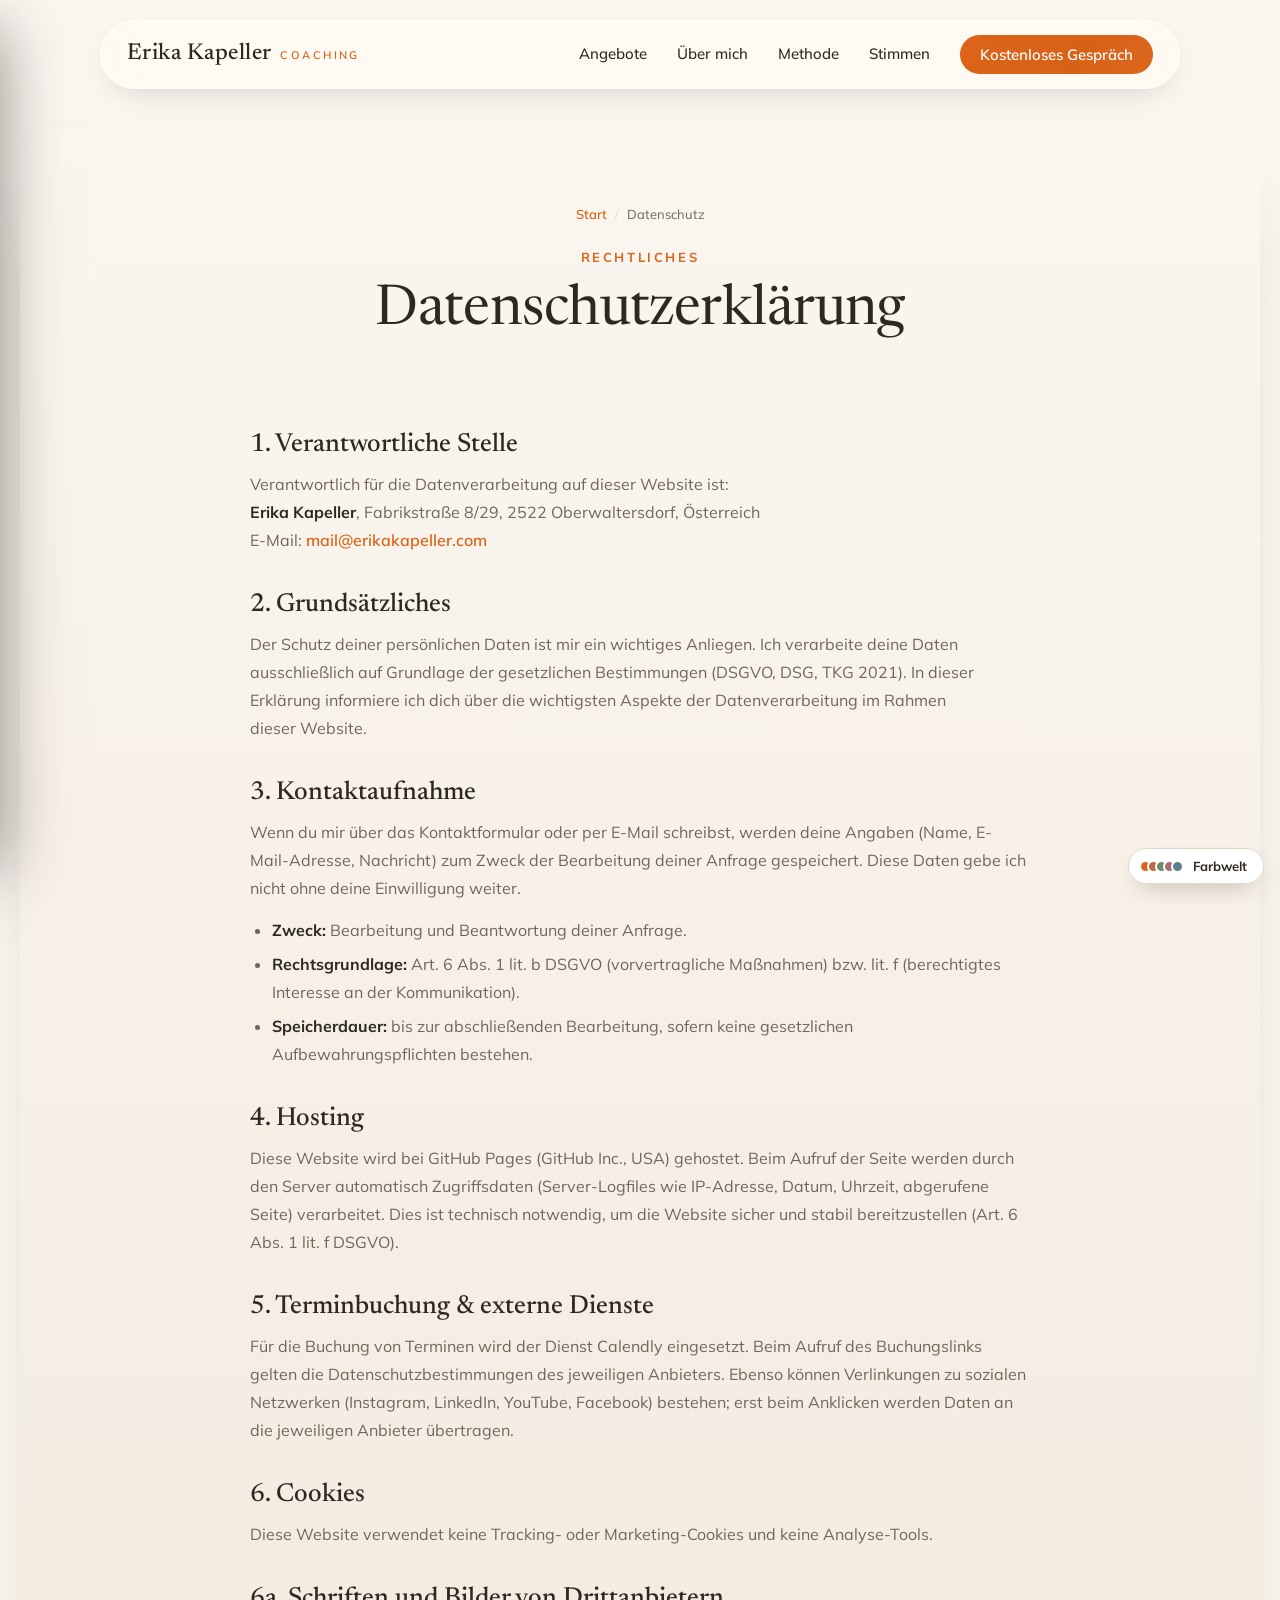
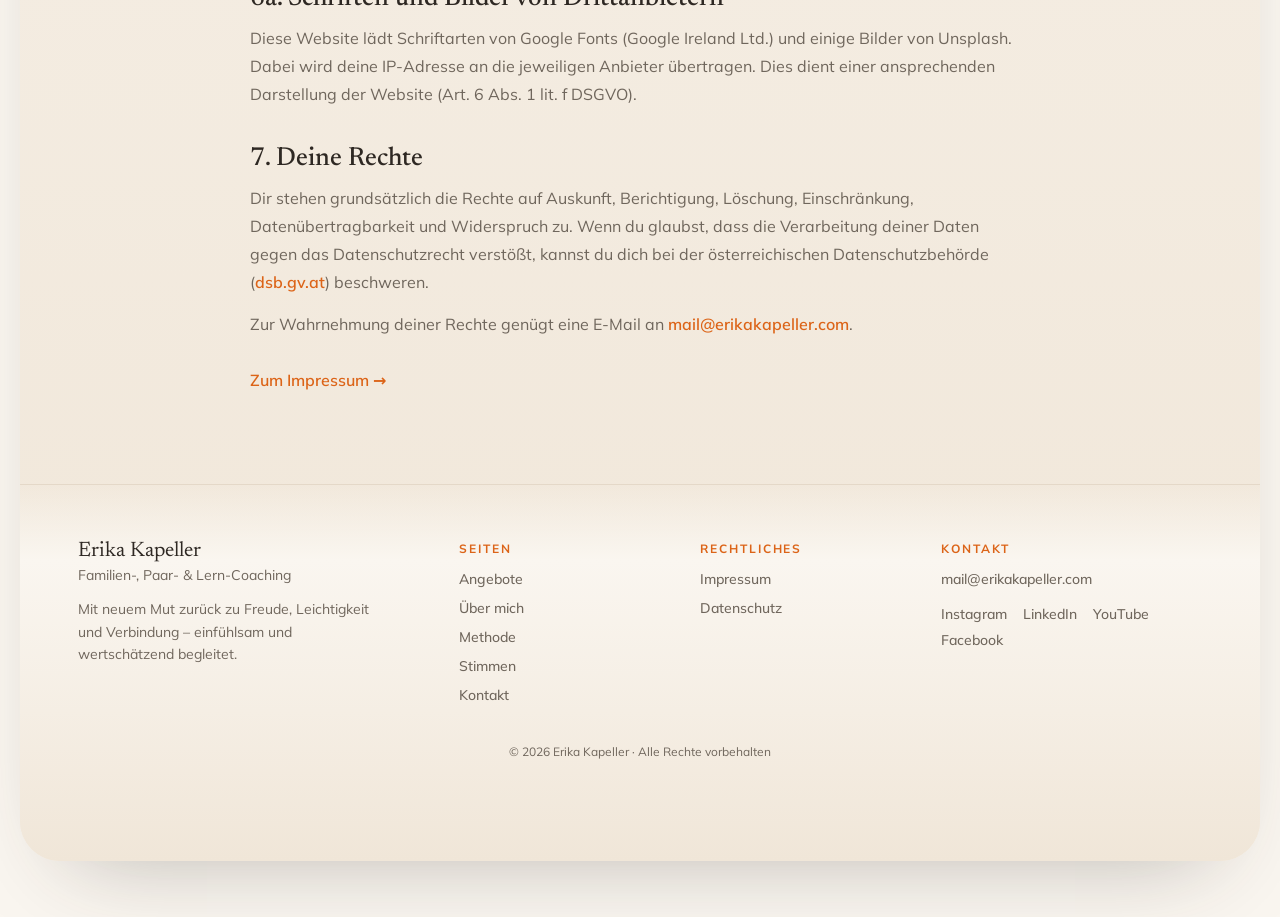
<file: datenschutz.html>
<!DOCTYPE html>
<html lang="de">
<head>
<meta charset="utf-8">
<meta name="viewport" content="width=device-width, initial-scale=1">
<title>Datenschutz — Erika Kapeller Coaching</title>
<link rel="icon" href="assets/favicon.svg" type="image/svg+xml">
<link rel="icon" href="assets/favicon-32.png" sizes="32x32" type="image/png">
<link rel="apple-touch-icon" href="assets/apple-touch-icon.png">
<meta name="description" content="Datenschutzerklärung von Erika Kapeller Coaching: Umgang mit personenbezogenen Daten gemäß DSGVO.">
<meta name="robots" content="noindex">
<link rel="preconnect" href="https://fonts.googleapis.com">
<link rel="preconnect" href="https://fonts.gstatic.com" crossorigin>
<link href="https://fonts.googleapis.com/css2?family=Newsreader:ital,opsz,wght@0,6..72,400;0,6..72,500;0,6..72,600;1,6..72,400&family=Mulish:wght@300;400;500;600;700&display=swap" rel="stylesheet">
<link rel="stylesheet" href="styles.css?v=20261118a">
</head>
<body>

<a class="skip-link" href="#main">Zum Inhalt springen</a>

<!-- NAV -->
<header class="site-header">
  <nav class="navbar" aria-label="Hauptnavigation">
    <a href="index.html" class="logo" aria-label="Erika Kapeller Coaching, zurück zur Startseite">
      <span class="logo-name">Erika Kapeller</span>
      <span class="logo-tag" aria-hidden="true"><span class="logo-tag-ruhe">Coaching</span><span class="logo-tag-hover">← Zurück zum Start</span></span>
    </a>
    <div class="nav-links" data-desktop-nav>
      <a href="angebote.html">Angebote</a>
      <a href="ueber-mich.html">Über mich</a>
      <a href="methode.html">Methode</a>
      <a href="stimmen.html">Stimmen</a>
      <a href="kontakt.html" class="nav-cta">Kostenloses Gespräch</a>
    </div>
    <button class="nav-toggle" aria-label="Menü öffnen" aria-expanded="false" data-mobile-toggle>
      <span class="nav-toggle-icon" aria-hidden="true">≡</span>
    </button>
  </nav>
</header>

<div class="nav-overlay" data-mobile-overlay aria-hidden="true"></div>
<aside class="nav-drawer" data-mobile-menu role="dialog" aria-modal="true" aria-label="Menü">
  <button class="nav-drawer-close" aria-label="Menü schließen" data-close-nav><span aria-hidden="true">×</span></button>
  <div class="nav-drawer-logo">Erika Kapeller <span>Coaching</span></div>
  <nav class="nav-drawer-links" aria-label="Mobile Navigation">
    <a href="angebote.html" data-close-nav>Angebote</a>
    <a href="ueber-mich.html" data-close-nav>Über mich</a>
    <a href="methode.html" data-close-nav>Methode</a>
    <a href="stimmen.html" data-close-nav>Stimmen</a>
  </nav>
  <a href="kontakt.html" class="nav-drawer-cta" data-close-nav>→ Kostenloses Gespräch</a>
</aside>

<div class="page">
<main id="main">

<!-- PAGE HERO -->
<section class="page-hero">
  <nav class="breadcrumb" aria-label="Brotkrumen">
    <a href="index.html">Start</a>
    <span class="sep" aria-hidden="true">/</span>
    <span aria-current="page">Datenschutz</span>
  </nav>
  <span class="eyebrow">Rechtliches</span>
  <h1 class="page-title">Datenschutzerklärung</h1>
</section>

<section class="band band-narrow band-tight">

  <div class="prose">
    <h2>1. Verantwortliche Stelle</h2>
    <p>
      Verantwortlich für die Datenverarbeitung auf dieser Website ist:<br>
      <strong>Erika Kapeller</strong>, Fabrikstraße 8/29, 2522 Oberwaltersdorf, Österreich<br>
      E-Mail: <a href="mailto:mail@erikakapeller.com">mail@erikakapeller.com</a>
    </p>

    <h2>2. Grundsätzliches</h2>
    <p>Der Schutz deiner persönlichen Daten ist mir ein wichtiges Anliegen. Ich verarbeite deine Daten ausschließlich auf Grundlage der gesetzlichen Bestimmungen (DSGVO, DSG, TKG 2021). In dieser Erklärung informiere ich dich über die wichtigsten Aspekte der Datenverarbeitung im Rahmen dieser Website.</p>

    <h2>3. Kontaktaufnahme</h2>
    <p>Wenn du mir über das Kontaktformular oder per E-Mail schreibst, werden deine Angaben (Name, E-Mail-Adresse, Nachricht) zum Zweck der Bearbeitung deiner Anfrage gespeichert. Diese Daten gebe ich nicht ohne deine Einwilligung weiter.</p>
    <ul>
      <li><strong>Zweck:</strong> Bearbeitung und Beantwortung deiner Anfrage.</li>
      <li><strong>Rechtsgrundlage:</strong> Art. 6 Abs. 1 lit. b DSGVO (vorvertragliche Maßnahmen) bzw. lit. f (berechtigtes Interesse an der Kommunikation).</li>
      <li><strong>Speicherdauer:</strong> bis zur abschließenden Bearbeitung, sofern keine gesetzlichen Aufbewahrungspflichten bestehen.</li>
    </ul>

    <h2>4. Hosting</h2>
    <p>Diese Website wird bei GitHub Pages (GitHub Inc., USA) gehostet. Beim Aufruf der Seite werden durch den Server automatisch Zugriffsdaten (Server-Logfiles wie IP-Adresse, Datum, Uhrzeit, abgerufene Seite) verarbeitet. Dies ist technisch notwendig, um die Website sicher und stabil bereitzustellen (Art. 6 Abs. 1 lit. f DSGVO).</p>

    <h2>5. Terminbuchung &amp; externe Dienste</h2>
    <p>Für die Buchung von Terminen wird der Dienst Calendly eingesetzt. Beim Aufruf des Buchungslinks gelten die Datenschutzbestimmungen des jeweiligen Anbieters. Ebenso können Verlinkungen zu sozialen Netzwerken (Instagram, LinkedIn, YouTube, Facebook) bestehen; erst beim Anklicken werden Daten an die jeweiligen Anbieter übertragen.</p>

    <h2>6. Cookies</h2>
    <p>Diese Website verwendet keine Tracking- oder Marketing-Cookies und keine Analyse-Tools.</p>

    <h2>6a. Schriften und Bilder von Drittanbietern</h2>
    <p>Diese Website lädt Schriftarten von Google Fonts (Google Ireland Ltd.) und einige Bilder von Unsplash. Dabei wird deine IP-Adresse an die jeweiligen Anbieter übertragen. Dies dient einer ansprechenden Darstellung der Website (Art. 6 Abs. 1 lit. f DSGVO).</p>

    <h2>7. Deine Rechte</h2>
    <p>Dir stehen grundsätzlich die Rechte auf Auskunft, Berichtigung, Löschung, Einschränkung, Datenübertragbarkeit und Widerspruch zu. Wenn du glaubst, dass die Verarbeitung deiner Daten gegen das Datenschutzrecht verstößt, kannst du dich bei der österreichischen Datenschutzbehörde (<a href="https://www.dsb.gv.at" target="_blank" rel="noopener">dsb.gv.at</a>) beschweren.</p>
    <p>Zur Wahrnehmung deiner Rechte genügt eine E-Mail an <a href="mailto:mail@erikakapeller.com">mail@erikakapeller.com</a>.</p>

    <p style="margin-top:28px;"><a href="impressum.html" class="link-arrow">Zum Impressum →</a></p>
  </div>
</section>

</main>

<footer class="site-footer">
  <div class="footer-inner">
    <div class="footer-brand">
      <div class="footer-name">Erika Kapeller</div>
      <div class="footer-tag">Familien-, Paar- &amp; Lern-Coaching</div>
      <p class="footer-blurb">Mit neuem Mut zurück zu Freude, Leichtigkeit und Verbindung – einfühlsam und wertschätzend begleitet.</p>
    </div>
    <nav class="footer-col" aria-label="Seiten">
      <h2 class="footer-heading">Seiten</h2>
      <a href="angebote.html">Angebote</a>
      <a href="ueber-mich.html">Über mich</a>
      <a href="methode.html">Methode</a>
      <a href="stimmen.html">Stimmen</a>
      <a href="kontakt.html">Kontakt</a>
    </nav>
    <nav class="footer-col" aria-label="Rechtliches">
      <h2 class="footer-heading">Rechtliches</h2>
      <a href="impressum.html">Impressum</a>
      <a href="datenschutz.html">Datenschutz</a>
    </nav>
    <div class="footer-col">
      <h2 class="footer-heading">Kontakt</h2>
      <a href="mailto:mail@erikakapeller.com">mail@erikakapeller.com</a>
      <div class="footer-social">
        <a href="https://www.instagram.com/erikakapeller/" target="_blank" rel="noopener">Instagram</a>
        <a href="https://www.linkedin.com/in/erika-kapeller-3380021b2/" target="_blank" rel="noopener">LinkedIn</a>
        <a href="https://www.youtube.com/channel/UCRWZBGDhrinW2wrE5I-bDhQ" target="_blank" rel="noopener">YouTube</a>
        <a href="https://www.facebook.com/profile.php?id=100063453646519" target="_blank" rel="noopener">Facebook</a>
      </div>
    </div>
  </div>
  <div class="footer-copy">© 2026 Erika Kapeller · Alle Rechte vorbehalten</div>
</footer>

</div>

<script src="script.js?v=20261118a"></script>
</body>
</html>
</file>
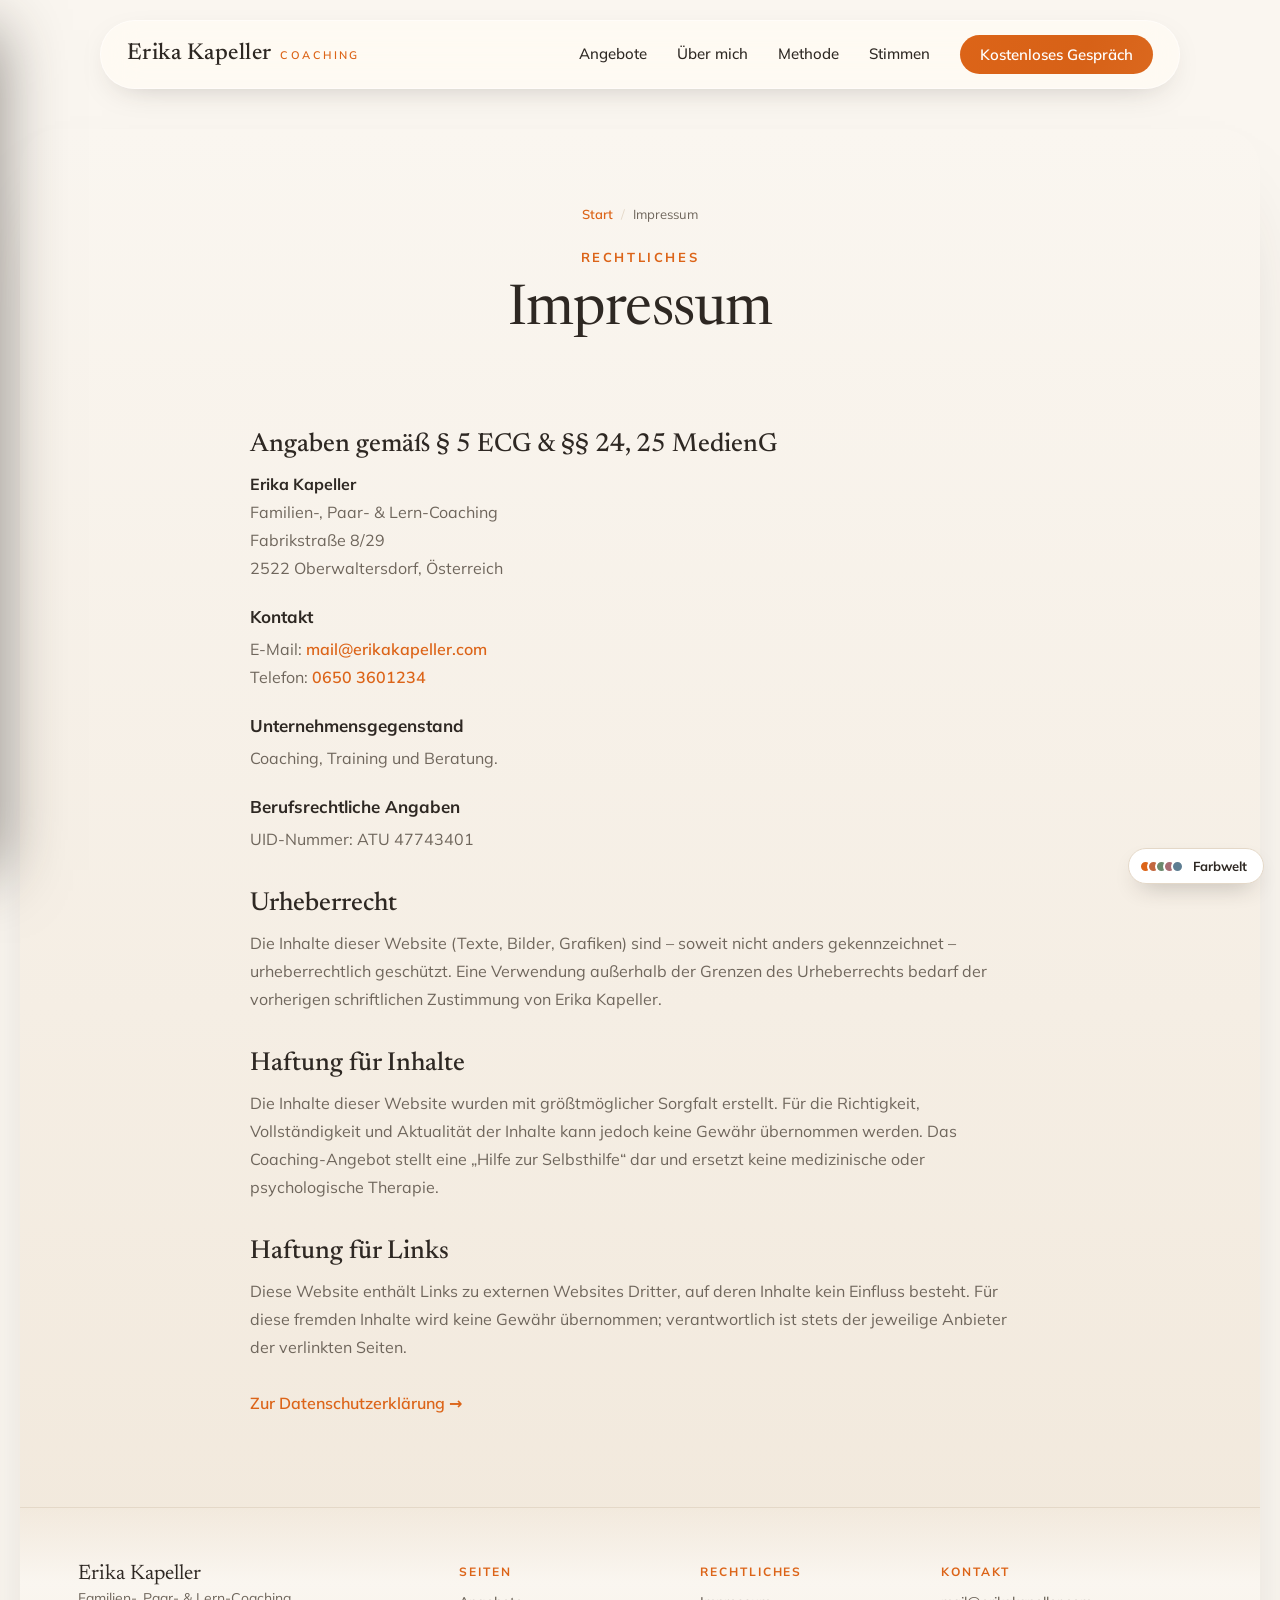
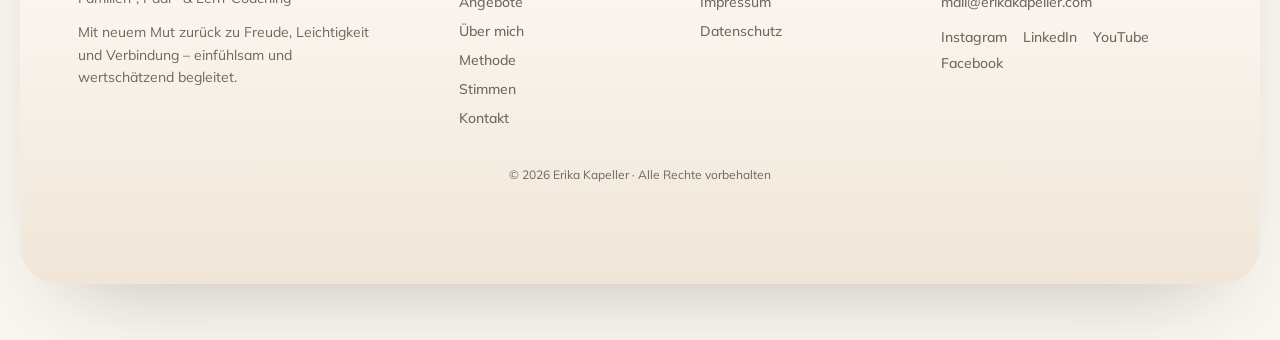
<file: impressum.html>
<!DOCTYPE html>
<html lang="de">
<head>
<meta charset="utf-8">
<meta name="viewport" content="width=device-width, initial-scale=1">
<title>Impressum — Erika Kapeller Coaching</title>
<link rel="icon" href="assets/favicon.svg" type="image/svg+xml">
<link rel="icon" href="assets/favicon-32.png" sizes="32x32" type="image/png">
<link rel="apple-touch-icon" href="assets/apple-touch-icon.png">
<meta name="description" content="Impressum und Offenlegung gemäß §§ 24, 25 Mediengesetz und § 5 ECG von Erika Kapeller Coaching.">
<meta name="robots" content="noindex">
<link rel="preconnect" href="https://fonts.googleapis.com">
<link rel="preconnect" href="https://fonts.gstatic.com" crossorigin>
<link href="https://fonts.googleapis.com/css2?family=Newsreader:ital,opsz,wght@0,6..72,400;0,6..72,500;0,6..72,600;1,6..72,400&family=Mulish:wght@300;400;500;600;700&display=swap" rel="stylesheet">
<link rel="stylesheet" href="styles.css?v=20261118a">
</head>
<body>

<a class="skip-link" href="#main">Zum Inhalt springen</a>

<!-- NAV -->
<header class="site-header">
  <nav class="navbar" aria-label="Hauptnavigation">
    <a href="index.html" class="logo" aria-label="Erika Kapeller Coaching, zurück zur Startseite">
      <span class="logo-name">Erika Kapeller</span>
      <span class="logo-tag" aria-hidden="true"><span class="logo-tag-ruhe">Coaching</span><span class="logo-tag-hover">← Zurück zum Start</span></span>
    </a>
    <div class="nav-links" data-desktop-nav>
      <a href="angebote.html">Angebote</a>
      <a href="ueber-mich.html">Über mich</a>
      <a href="methode.html">Methode</a>
      <a href="stimmen.html">Stimmen</a>
      <a href="kontakt.html" class="nav-cta">Kostenloses Gespräch</a>
    </div>
    <button class="nav-toggle" aria-label="Menü öffnen" aria-expanded="false" data-mobile-toggle>
      <span class="nav-toggle-icon" aria-hidden="true">≡</span>
    </button>
  </nav>
</header>

<div class="nav-overlay" data-mobile-overlay aria-hidden="true"></div>
<aside class="nav-drawer" data-mobile-menu role="dialog" aria-modal="true" aria-label="Menü">
  <button class="nav-drawer-close" aria-label="Menü schließen" data-close-nav><span aria-hidden="true">×</span></button>
  <div class="nav-drawer-logo">Erika Kapeller <span>Coaching</span></div>
  <nav class="nav-drawer-links" aria-label="Mobile Navigation">
    <a href="angebote.html" data-close-nav>Angebote</a>
    <a href="ueber-mich.html" data-close-nav>Über mich</a>
    <a href="methode.html" data-close-nav>Methode</a>
    <a href="stimmen.html" data-close-nav>Stimmen</a>
  </nav>
  <a href="kontakt.html" class="nav-drawer-cta" data-close-nav>→ Kostenloses Gespräch</a>
</aside>

<div class="page">
<main id="main">

<!-- PAGE HERO -->
<section class="page-hero">
  <nav class="breadcrumb" aria-label="Brotkrumen">
    <a href="index.html">Start</a>
    <span class="sep" aria-hidden="true">/</span>
    <span aria-current="page">Impressum</span>
  </nav>
  <span class="eyebrow">Rechtliches</span>
  <h1 class="page-title">Impressum</h1>
</section>

<section class="band band-narrow band-tight">

  <div class="prose">
    <h2>Angaben gemäß § 5 ECG &amp; §§ 24, 25 MedienG</h2>
    <p>
      <strong>Erika Kapeller</strong><br>
      Familien-, Paar- &amp; Lern-Coaching<br>
      Fabrikstraße 8/29<br>
      2522 Oberwaltersdorf, Österreich
    </p>

    <h3>Kontakt</h3>
    <p>
      E-Mail: <a href="mailto:mail@erikakapeller.com">mail@erikakapeller.com</a><br>
      Telefon: <a href="tel:+436503601234">0650 3601234</a>
    </p>

    <h3>Unternehmensgegenstand</h3>
    <p>Coaching, Training und Beratung.</p>

    <h3>Berufsrechtliche Angaben</h3>
    <p>
      UID-Nummer: ATU 47743401
    </p>

    <h2>Urheberrecht</h2>
    <p>Die Inhalte dieser Website (Texte, Bilder, Grafiken) sind – soweit nicht anders gekennzeichnet – urheberrechtlich geschützt. Eine Verwendung außerhalb der Grenzen des Urheberrechts bedarf der vorherigen schriftlichen Zustimmung von Erika Kapeller.</p>

    <h2>Haftung für Inhalte</h2>
    <p>Die Inhalte dieser Website wurden mit größtmöglicher Sorgfalt erstellt. Für die Richtigkeit, Vollständigkeit und Aktualität der Inhalte kann jedoch keine Gewähr übernommen werden. Das Coaching-Angebot stellt eine „Hilfe zur Selbsthilfe“ dar und ersetzt keine medizinische oder psychologische Therapie.</p>

    <h2>Haftung für Links</h2>
    <p>Diese Website enthält Links zu externen Websites Dritter, auf deren Inhalte kein Einfluss besteht. Für diese fremden Inhalte wird keine Gewähr übernommen; verantwortlich ist stets der jeweilige Anbieter der verlinkten Seiten.</p>

    <p style="margin-top:28px;"><a href="datenschutz.html" class="link-arrow">Zur Datenschutzerklärung →</a></p>
  </div>
</section>

</main>

<footer class="site-footer">
  <div class="footer-inner">
    <div class="footer-brand">
      <div class="footer-name">Erika Kapeller</div>
      <div class="footer-tag">Familien-, Paar- &amp; Lern-Coaching</div>
      <p class="footer-blurb">Mit neuem Mut zurück zu Freude, Leichtigkeit und Verbindung – einfühlsam und wertschätzend begleitet.</p>
    </div>
    <nav class="footer-col" aria-label="Seiten">
      <h2 class="footer-heading">Seiten</h2>
      <a href="angebote.html">Angebote</a>
      <a href="ueber-mich.html">Über mich</a>
      <a href="methode.html">Methode</a>
      <a href="stimmen.html">Stimmen</a>
      <a href="kontakt.html">Kontakt</a>
    </nav>
    <nav class="footer-col" aria-label="Rechtliches">
      <h2 class="footer-heading">Rechtliches</h2>
      <a href="impressum.html">Impressum</a>
      <a href="datenschutz.html">Datenschutz</a>
    </nav>
    <div class="footer-col">
      <h2 class="footer-heading">Kontakt</h2>
      <a href="mailto:mail@erikakapeller.com">mail@erikakapeller.com</a>
      <div class="footer-social">
        <a href="https://www.instagram.com/erikakapeller/" target="_blank" rel="noopener">Instagram</a>
        <a href="https://www.linkedin.com/in/erika-kapeller-3380021b2/" target="_blank" rel="noopener">LinkedIn</a>
        <a href="https://www.youtube.com/channel/UCRWZBGDhrinW2wrE5I-bDhQ" target="_blank" rel="noopener">YouTube</a>
        <a href="https://www.facebook.com/profile.php?id=100063453646519" target="_blank" rel="noopener">Facebook</a>
      </div>
    </div>
  </div>
  <div class="footer-copy">© 2026 Erika Kapeller · Alle Rechte vorbehalten</div>
</footer>

</div>

<script src="script.js?v=20261118a"></script>
</body>
</html>
</file>
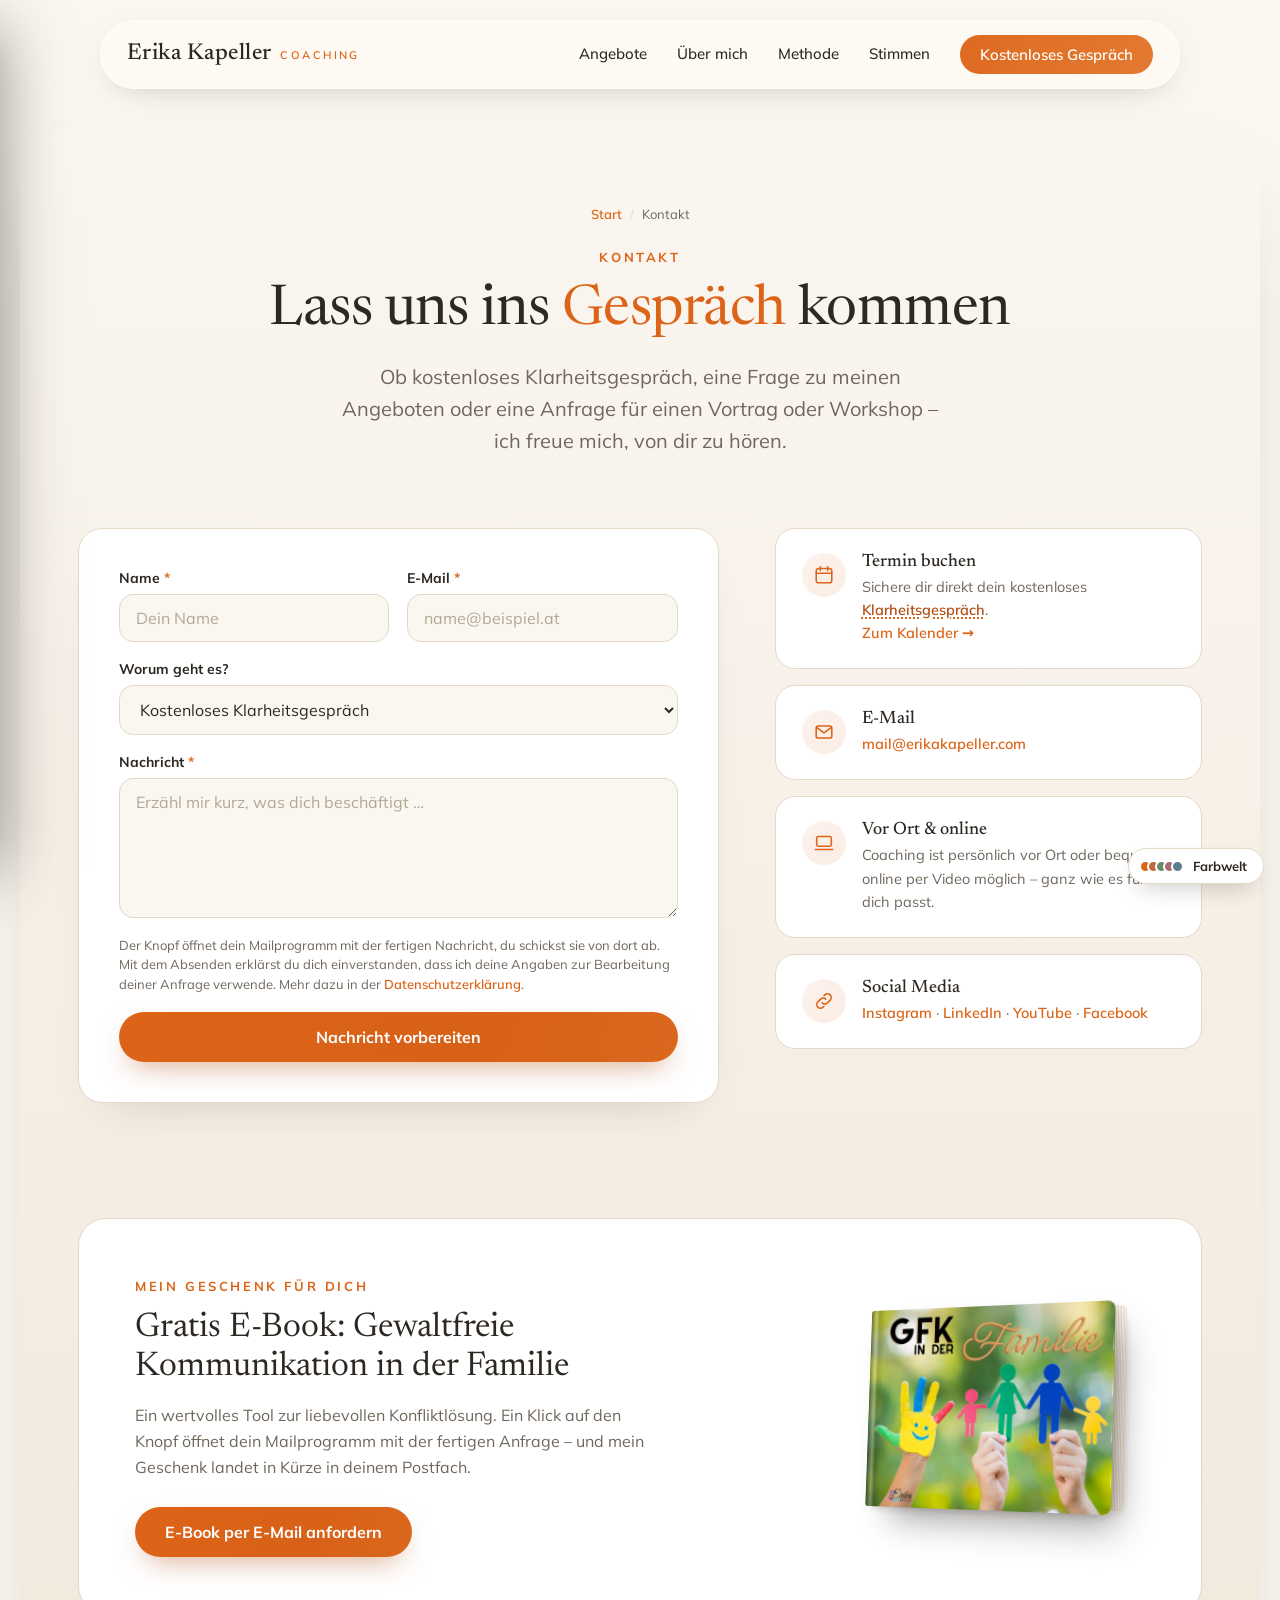
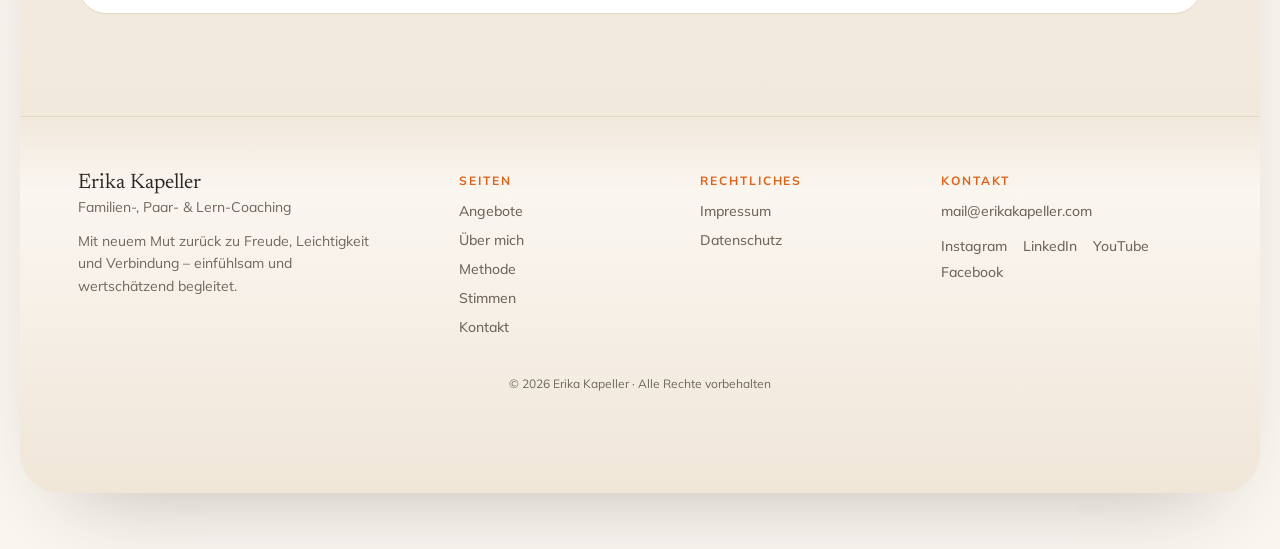
<file: kontakt.html>
<!DOCTYPE html>
<html lang="de">
<head>
<meta charset="utf-8">
<meta name="viewport" content="width=device-width, initial-scale=1">
<title>Kontakt — Erika Kapeller Coaching</title>
<link rel="icon" href="assets/favicon.svg" type="image/svg+xml">
<link rel="icon" href="assets/favicon-32.png" sizes="32x32" type="image/png">
<link rel="apple-touch-icon" href="assets/apple-touch-icon.png">
<meta name="description" content="Nimm Kontakt mit Erika Kapeller auf: kostenloses Klarheitsgespräch buchen, Nachricht schreiben oder das Gratis-E-Book zur Gewaltfreien Kommunikation anfordern.">
<link rel="preconnect" href="https://fonts.googleapis.com">
<link rel="preconnect" href="https://fonts.gstatic.com" crossorigin>
<link href="https://fonts.googleapis.com/css2?family=Newsreader:ital,opsz,wght@0,6..72,400;0,6..72,500;0,6..72,600;1,6..72,400&family=Mulish:wght@300;400;500;600;700&display=swap" rel="stylesheet">
<link rel="stylesheet" href="styles.css?v=20261118a">
</head>
<body>

<a class="skip-link" href="#main">Zum Inhalt springen</a>

<!-- NAV -->
<header class="site-header">
  <nav class="navbar" aria-label="Hauptnavigation">
    <a href="index.html" class="logo" aria-label="Erika Kapeller Coaching, zurück zur Startseite">
      <span class="logo-name">Erika Kapeller</span>
      <span class="logo-tag" aria-hidden="true"><span class="logo-tag-ruhe">Coaching</span><span class="logo-tag-hover">← Zurück zum Start</span></span>
    </a>
    <div class="nav-links" data-desktop-nav>
      <a href="angebote.html">Angebote</a>
      <a href="ueber-mich.html">Über mich</a>
      <a href="methode.html">Methode</a>
      <a href="stimmen.html">Stimmen</a>
      <a href="kontakt.html" class="nav-cta">Kostenloses Gespräch</a>
    </div>
    <button class="nav-toggle" aria-label="Menü öffnen" aria-expanded="false" data-mobile-toggle>
      <span class="nav-toggle-icon" aria-hidden="true">≡</span>
    </button>
  </nav>
</header>

<div class="nav-overlay" data-mobile-overlay aria-hidden="true"></div>
<aside class="nav-drawer" data-mobile-menu role="dialog" aria-modal="true" aria-label="Menü">
  <button class="nav-drawer-close" aria-label="Menü schließen" data-close-nav><span aria-hidden="true">×</span></button>
  <div class="nav-drawer-logo">Erika Kapeller <span>Coaching</span></div>
  <nav class="nav-drawer-links" aria-label="Mobile Navigation">
    <a href="angebote.html" data-close-nav>Angebote</a>
    <a href="ueber-mich.html" data-close-nav>Über mich</a>
    <a href="methode.html" data-close-nav>Methode</a>
    <a href="stimmen.html" data-close-nav>Stimmen</a>
  </nav>
  <a href="kontakt.html" class="nav-drawer-cta" data-close-nav>→ Kostenloses Gespräch</a>
</aside>

<div class="page">
<main id="main">

<!-- PAGE HERO -->
<section class="page-hero">
  <nav class="breadcrumb" aria-label="Brotkrumen">
    <a href="index.html">Start</a>
    <span class="sep" aria-hidden="true">/</span>
    <span aria-current="page">Kontakt</span>
  </nav>
  <span class="eyebrow">Kontakt</span>
  <h1 class="page-title">Lass uns ins <em>Gespräch</em> kommen</h1>
  <p class="page-lead">Ob kostenloses Klarheitsgespräch, eine Frage zu meinen Angeboten oder eine Anfrage für einen Vortrag oder Workshop – ich freue mich, von dir zu hören.</p>
</section>

<!-- KONTAKT GRID -->
<section class="band band-tight">
  
<div class="contact-grid">

    <!-- FORMULAR -->
    <div class="form-card">
      <form class="form" data-contact-form novalidate>
        <div class="form-row">
          <div class="field">
            <label for="name">Name <span class="req" aria-hidden="true">*</span></label>
            <input type="text" id="name" name="name" autocomplete="name" placeholder="Dein Name" required>
          </div>
          <div class="field">
            <label for="email">E-Mail <span class="req" aria-hidden="true">*</span></label>
            <input type="email" id="email" name="email" autocomplete="email" placeholder="name@beispiel.at" required>
          </div>
        </div>
        <div class="field">
          <label for="thema">Worum geht es?</label>
          <select id="thema" name="thema">
            <option>Kostenloses Klarheitsgespräch</option>
            <option>Einzel-Coaching</option>
            <option>Paar-Coaching</option>
            <option>Familien-Coaching</option>
            <option>Lern- &amp; LRS-Training</option>
            <option>Onlinekurs KISMET</option>
            <option>Vortrag / Workshop</option>
            <option>Gratis E-Book „GFK in der Familie“</option>
            <option>Etwas anderes</option>
          </select>
        </div>
        <div class="field">
          <label for="nachricht">Nachricht <span class="req" aria-hidden="true">*</span></label>
          <textarea id="nachricht" name="nachricht" placeholder="Erzähl mir kurz, was dich beschäftigt …" required></textarea>
        </div>
        <p class="form-note">Der Knopf öffnet dein Mailprogramm mit der fertigen Nachricht, du schickst sie von dort ab. Mit dem Absenden erklärst du dich einverstanden, dass ich deine Angaben zur Bearbeitung deiner Anfrage verwende. Mehr dazu in der <a href="datenschutz.html">Datenschutzerklärung</a>.</p>
        <button type="submit" class="btn btn-primary">Nachricht vorbereiten</button>
      </form>

      <div class="form-success" data-form-success role="status">
        <span class="check" aria-hidden="true">✓</span>
        <div>
          <h3>Fast geschafft!</h3>
          <p>Dein Mailprogramm öffnet sich mit der fertigen Nachricht. Bitte dort noch auf „Senden“ tippen. Ich melde mich so bald wie möglich bei dir – in der Regel innerhalb von ein bis zwei Werktagen.</p>
        </div>
      </div>
    </div>

    <!-- INFO ASIDE -->
    <aside class="info-list" aria-label="Weitere Kontaktmöglichkeiten">
      <div class="info-card">
        <span class="info-icon linien-icon" aria-hidden="true"><svg viewBox="0 0 24 24" fill="none" stroke="currentColor" stroke-width="1.7" stroke-linecap="round" stroke-linejoin="round"><rect x="3.5" y="5" width="17" height="15.5" rx="2.5"/><path d="M3.5 10h17M8 3v4M16 3v4"/></svg></span>
        <div>
          <h3>Termin buchen</h3>
          <p>Sichere dir direkt dein kostenloses <span class="begriff"><span class="begriff-wort" role="button" tabindex="0" aria-describedby="tip-kontakt-1">Klarheitsgespräch</span><span class="begriff-tip" role="tooltip" id="tip-kontakt-1">Ein kostenloses, unverbindliches Erstgespräch: Wir lernen uns kennen und klären, ob und wie ich dich unterstützen kann.</span></span>.</p>
          <a href="https://calendly.com/erikakapeller" target="_blank" rel="noopener">Zum Kalender →</a>
        </div>
      </div>
      <div class="info-card">
        <span class="info-icon linien-icon" aria-hidden="true"><svg viewBox="0 0 24 24" fill="none" stroke="currentColor" stroke-width="1.7" stroke-linecap="round" stroke-linejoin="round"><rect x="3.5" y="5.5" width="17" height="13" rx="2"/><path d="m4 7 8 6 8-6"/></svg></span>
        <div>
          <h3>E-Mail</h3>
          <a href="mailto:mail@erikakapeller.com">mail@erikakapeller.com</a>
        </div>
      </div>
      <div class="info-card">
        <span class="info-icon linien-icon" aria-hidden="true"><svg viewBox="0 0 24 24" fill="none" stroke="currentColor" stroke-width="1.7" stroke-linecap="round" stroke-linejoin="round"><rect x="4" y="5" width="16" height="10.5" rx="1.8"/><path d="M2.5 19h19"/></svg></span>
        <div>
          <h3>Vor Ort &amp; online</h3>
          <p>Coaching ist persönlich vor Ort oder bequem online per Video möglich – ganz wie es für dich passt.</p>
        </div>
      </div>
      <div class="info-card">
        <span class="info-icon linien-icon" aria-hidden="true"><svg viewBox="0 0 24 24" fill="none" stroke="currentColor" stroke-width="1.7" stroke-linecap="round" stroke-linejoin="round"><path d="M10 14a4 4 0 0 0 5.7 0l3-3a4 4 0 0 0-5.7-5.7l-1 1"/><path d="M14 10a4 4 0 0 0-5.7 0l-3 3a4 4 0 0 0 5.7 5.7l1-1"/></svg></span>
        <div>
          <h3>Social Media</h3>
          <p>
            <a href="https://www.instagram.com/erikakapeller/" target="_blank" rel="noopener">Instagram</a> ·
            <a href="https://www.linkedin.com/in/erika-kapeller-3380021b2/" target="_blank" rel="noopener">LinkedIn</a> ·
            <a href="https://www.youtube.com/channel/UCRWZBGDhrinW2wrE5I-bDhQ" target="_blank" rel="noopener">YouTube</a> ·
            <a href="https://www.facebook.com/profile.php?id=100063453646519" target="_blank" rel="noopener">Facebook</a>
          </p>
        </div>
      </div>
    </aside>

  </div>
</section>

<!-- GESCHENK / E-BOOK -->
<section class="section band-tight" id="ebook">
  <div class="gift-box">
    <div>
      <span class="eyebrow">Mein Geschenk für dich</span>
      <h2 class="gift-title">Gratis E-Book: Gewaltfreie Kommunikation in der Familie</h2>
      <p class="gift-text">Ein wertvolles Tool zur liebevollen Konfliktlösung. Ein Klick auf den Knopf öffnet dein Mailprogramm mit der fertigen Anfrage – und mein Geschenk landet in Kürze in deinem Postfach.</p>
      <a href="mailto:mail@erikakapeller.com?subject=E-Book%20GFK%20in%20der%20Familie" class="btn btn-primary">E-Book per E-Mail anfordern</a>
    </div>
    <div class="gift-cover buch">
      <div class="buch-koerper">
        <img src="assets/img/ebook-gfk-familie.jpg" alt="Cover des E-Books „GFK in der Familie“" loading="lazy" width="1127" height="864">
      </div>
    </div>
  </div>
</section>

</main>

<footer class="site-footer">
  <div class="footer-inner">
    <div class="footer-brand">
      <div class="footer-name">Erika Kapeller</div>
      <div class="footer-tag">Familien-, Paar- &amp; Lern-Coaching</div>
      <p class="footer-blurb">Mit neuem Mut zurück zu Freude, Leichtigkeit und Verbindung – einfühlsam und wertschätzend begleitet.</p>
    </div>
    <nav class="footer-col" aria-label="Seiten">
      <h2 class="footer-heading">Seiten</h2>
      <a href="angebote.html">Angebote</a>
      <a href="ueber-mich.html">Über mich</a>
      <a href="methode.html">Methode</a>
      <a href="stimmen.html">Stimmen</a>
      <a href="kontakt.html">Kontakt</a>
    </nav>
    <nav class="footer-col" aria-label="Rechtliches">
      <h2 class="footer-heading">Rechtliches</h2>
      <a href="impressum.html">Impressum</a>
      <a href="datenschutz.html">Datenschutz</a>
    </nav>
    <div class="footer-col">
      <h2 class="footer-heading">Kontakt</h2>
      <a href="mailto:mail@erikakapeller.com">mail@erikakapeller.com</a>
      <div class="footer-social">
        <a href="https://www.instagram.com/erikakapeller/" target="_blank" rel="noopener">Instagram</a>
        <a href="https://www.linkedin.com/in/erika-kapeller-3380021b2/" target="_blank" rel="noopener">LinkedIn</a>
        <a href="https://www.youtube.com/channel/UCRWZBGDhrinW2wrE5I-bDhQ" target="_blank" rel="noopener">YouTube</a>
        <a href="https://www.facebook.com/profile.php?id=100063453646519" target="_blank" rel="noopener">Facebook</a>
      </div>
    </div>
  </div>
  <div class="footer-copy">© 2026 Erika Kapeller · Alle Rechte vorbehalten</div>
</footer>

</div>

<script src="script.js?v=20261118a"></script>
</body>
</html>
</file>
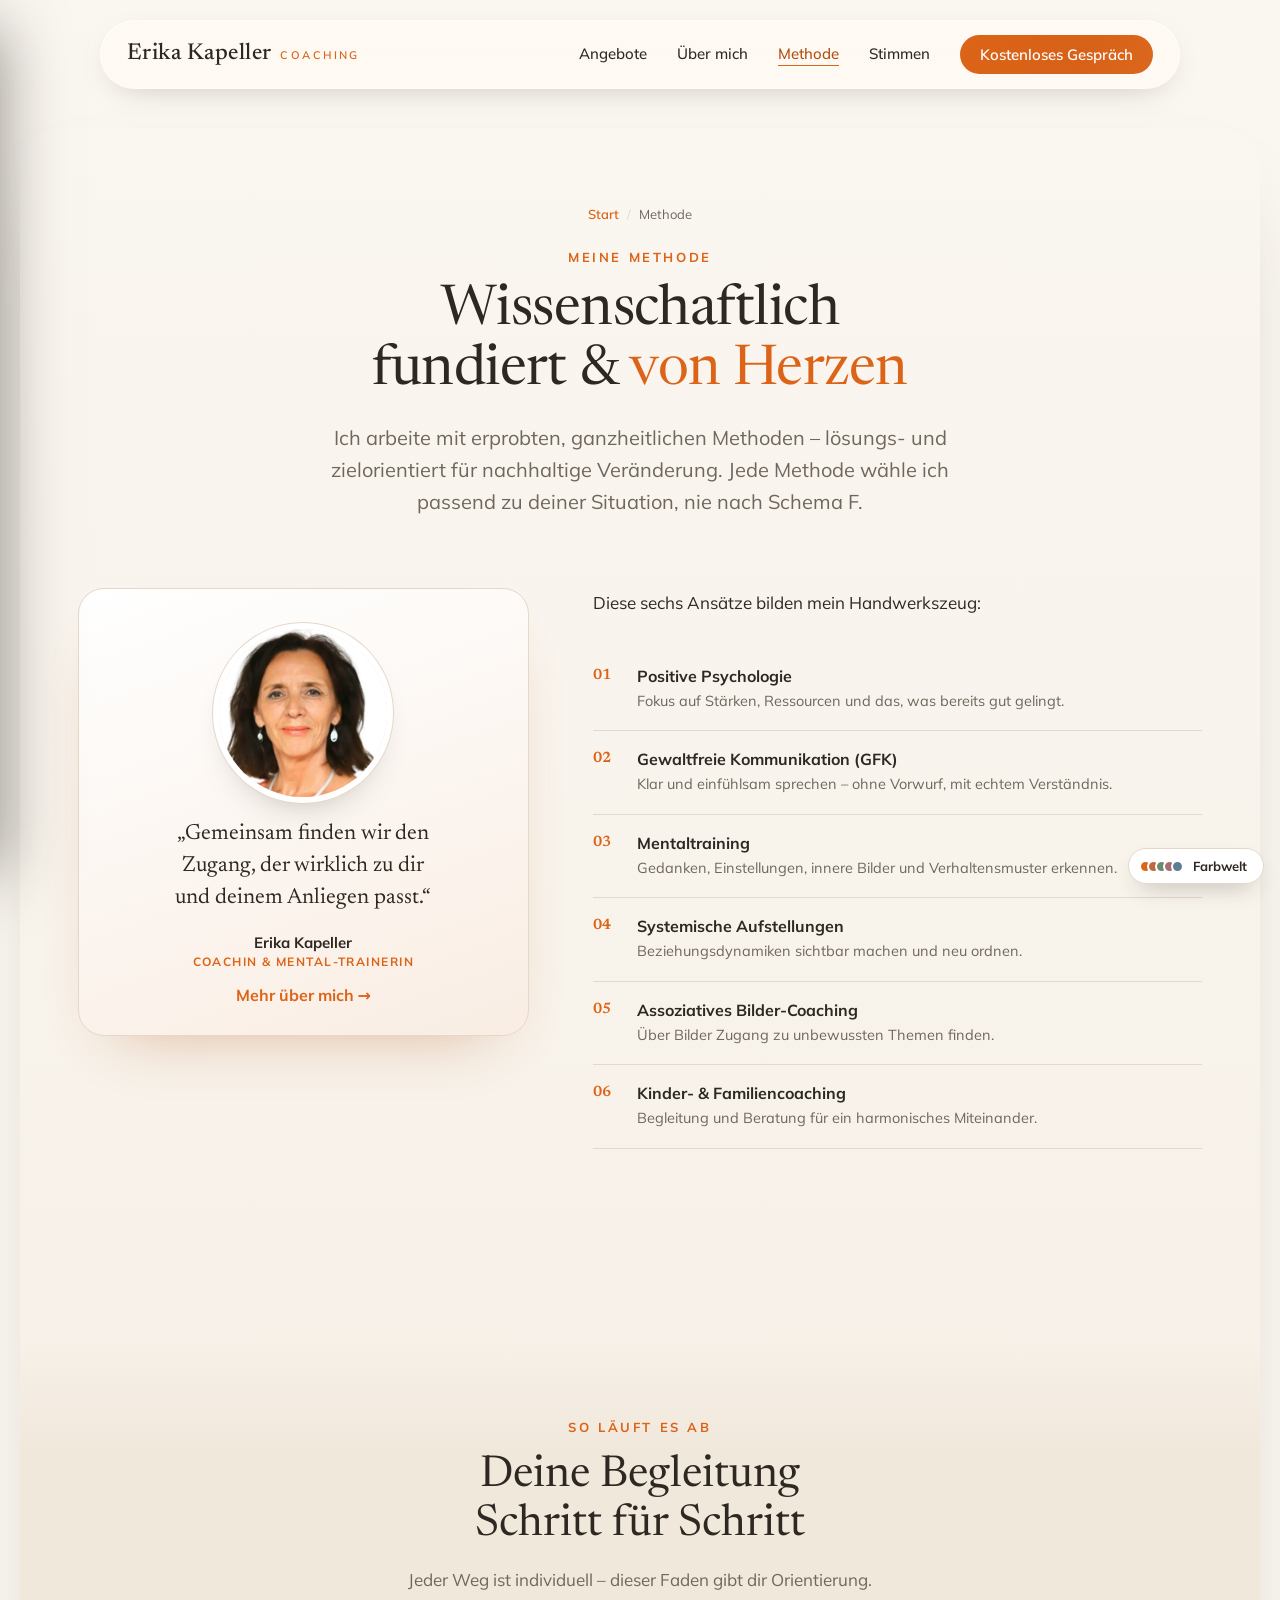
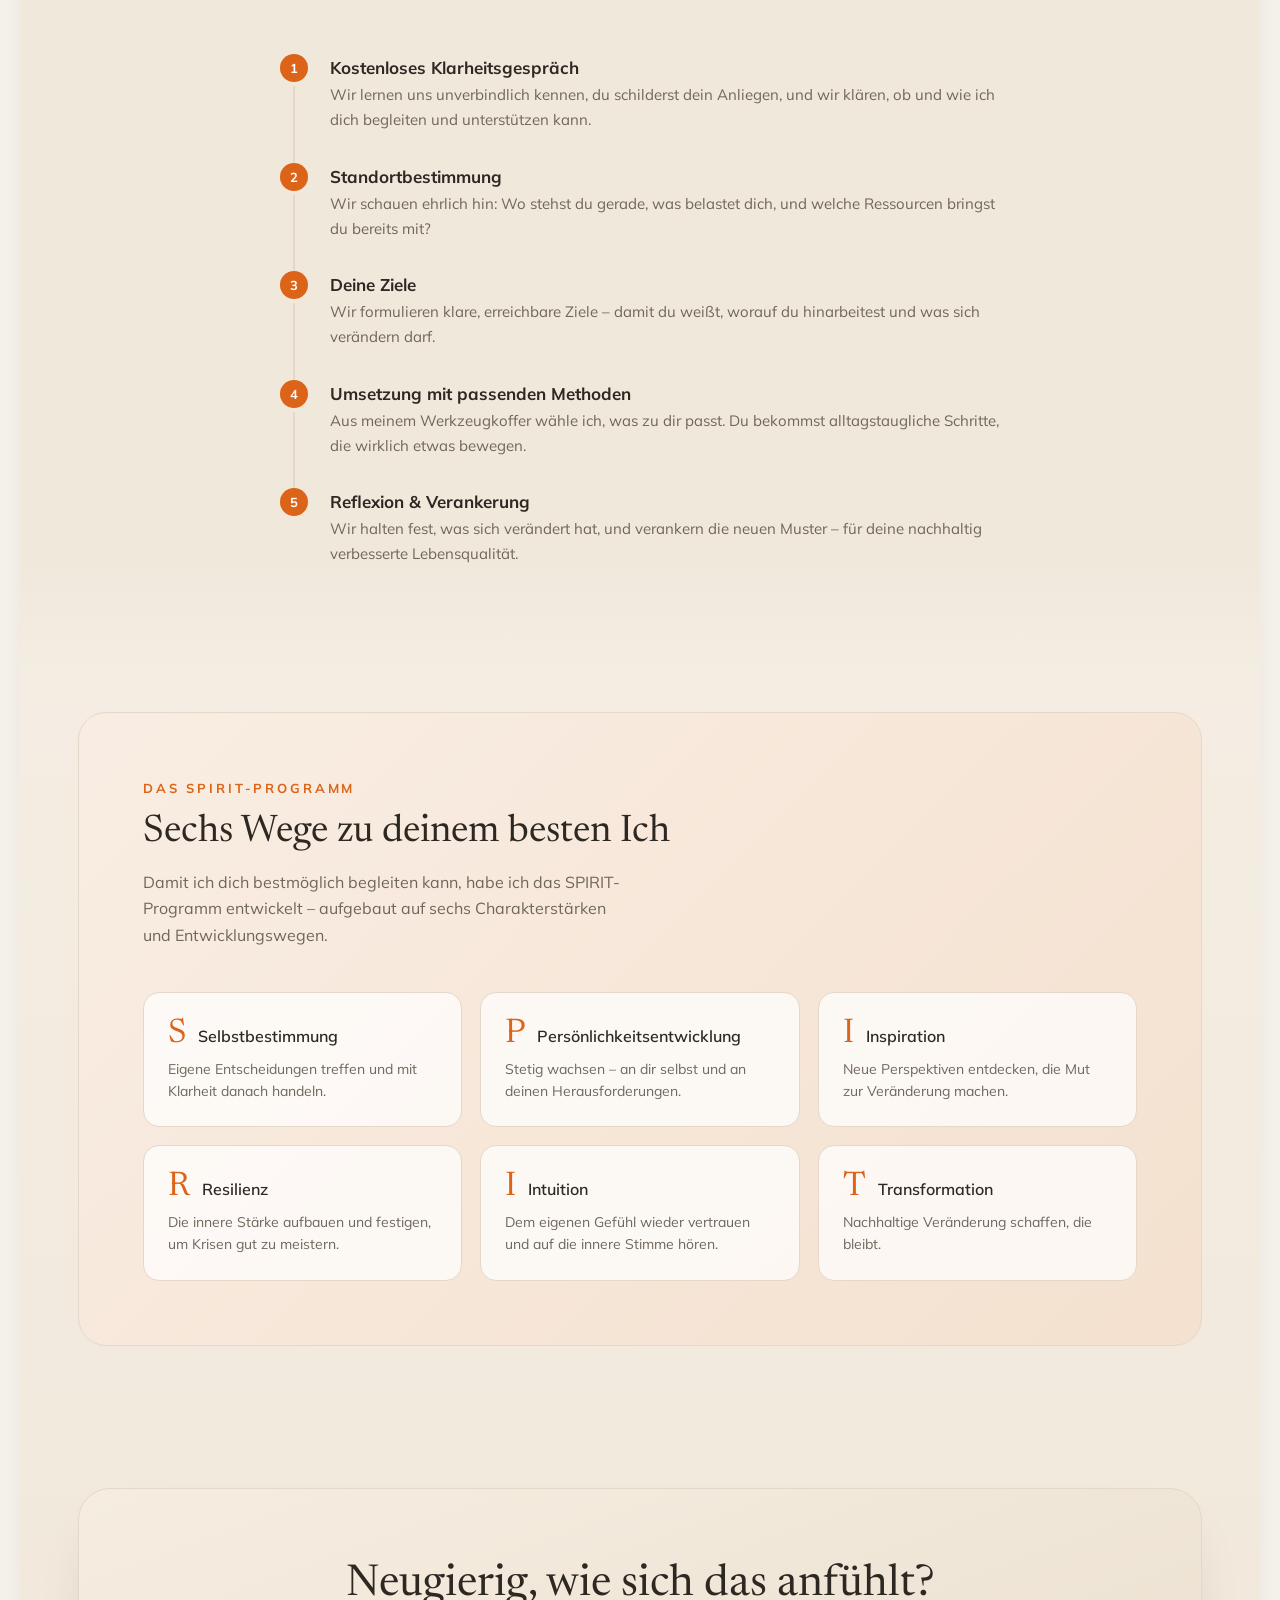
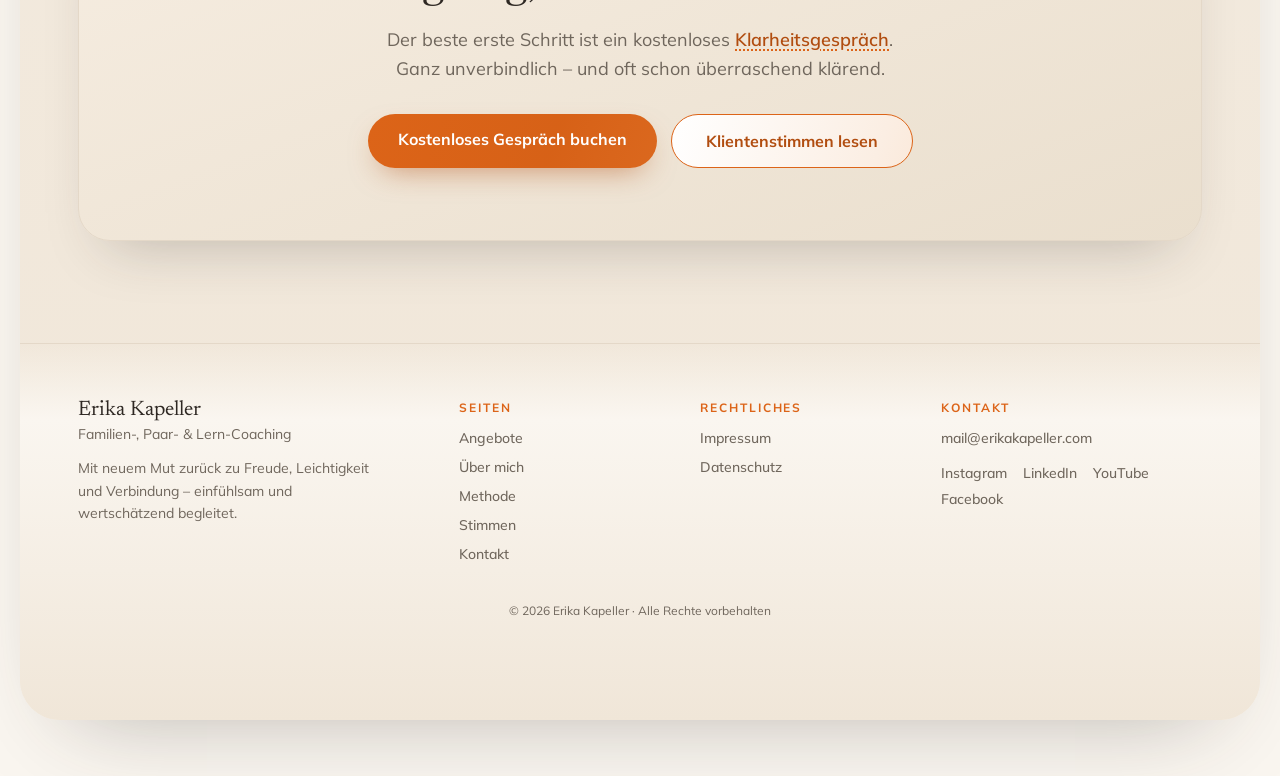
<file: methode.html>
<!DOCTYPE html>
<html lang="de">
<head>
<meta charset="utf-8">
<meta name="viewport" content="width=device-width, initial-scale=1">
<title>Methode — Erika Kapeller Coaching</title>
<link rel="icon" href="assets/favicon.svg" type="image/svg+xml">
<link rel="icon" href="assets/favicon-32.png" sizes="32x32" type="image/png">
<link rel="apple-touch-icon" href="assets/apple-touch-icon.png">
<meta name="description" content="Wissenschaftlich fundiert und von Herzen: Positive Psychologie, Gewaltfreie Kommunikation, Mentaltraining, systemische Arbeit und das SPIRIT-Programm von Erika Kapeller.">
<link rel="preconnect" href="https://fonts.googleapis.com">
<link rel="preconnect" href="https://fonts.gstatic.com" crossorigin>
<link href="https://fonts.googleapis.com/css2?family=Newsreader:ital,opsz,wght@0,6..72,400;0,6..72,500;0,6..72,600;1,6..72,400&family=Mulish:wght@300;400;500;600;700&display=swap" rel="stylesheet">
<link rel="stylesheet" href="styles.css?v=20261118a">
</head>
<body>

<a class="skip-link" href="#main">Zum Inhalt springen</a>

<!-- NAV -->
<header class="site-header">
  <nav class="navbar" aria-label="Hauptnavigation">
    <a href="index.html" class="logo" aria-label="Erika Kapeller Coaching, zurück zur Startseite">
      <span class="logo-name">Erika Kapeller</span>
      <span class="logo-tag" aria-hidden="true"><span class="logo-tag-ruhe">Coaching</span><span class="logo-tag-hover">← Zurück zum Start</span></span>
    </a>
    <div class="nav-links" data-desktop-nav>
      <a href="angebote.html">Angebote</a>
      <a href="ueber-mich.html">Über mich</a>
      <a href="methode.html">Methode</a>
      <a href="stimmen.html">Stimmen</a>
      <a href="kontakt.html" class="nav-cta">Kostenloses Gespräch</a>
    </div>
    <button class="nav-toggle" aria-label="Menü öffnen" aria-expanded="false" data-mobile-toggle>
      <span class="nav-toggle-icon" aria-hidden="true">≡</span>
    </button>
  </nav>
</header>

<div class="nav-overlay" data-mobile-overlay aria-hidden="true"></div>
<aside class="nav-drawer" data-mobile-menu role="dialog" aria-modal="true" aria-label="Menü">
  <button class="nav-drawer-close" aria-label="Menü schließen" data-close-nav><span aria-hidden="true">×</span></button>
  <div class="nav-drawer-logo">Erika Kapeller <span>Coaching</span></div>
  <nav class="nav-drawer-links" aria-label="Mobile Navigation">
    <a href="angebote.html" data-close-nav>Angebote</a>
    <a href="ueber-mich.html" data-close-nav>Über mich</a>
    <a href="methode.html" data-close-nav>Methode</a>
    <a href="stimmen.html" data-close-nav>Stimmen</a>
  </nav>
  <a href="kontakt.html" class="nav-drawer-cta" data-close-nav>→ Kostenloses Gespräch</a>
</aside>

<div class="page">
<main id="main">

<!-- PAGE HERO -->
<section class="page-hero">
  <nav class="breadcrumb" aria-label="Brotkrumen">
    <a href="index.html">Start</a>
    <span class="sep" aria-hidden="true">/</span>
    <span aria-current="page">Methode</span>
  </nav>
  <span class="eyebrow">Meine Methode</span>
  <h1 class="page-title">Wissenschaftlich fundiert &amp; <em>von Herzen</em></h1>
  <p class="page-lead">Ich arbeite mit erprobten, ganzheitlichen Methoden – lösungs- und zielorientiert für nachhaltige Veränderung. Jede Methode wähle ich passend zu deiner Situation, nie nach Schema F.</p>
</section>

<!-- METHODEN -->
<section class="section band-tight">
  <div class="methode-grid">
    
<figure class="methode-karte">
      <div class="methode-karte-bild"><img src="assets/img/erika-portrait-rund.jpg" alt="Porträt von Erika Kapeller" width="420" height="420" loading="lazy"></div>
      <blockquote><p>„Gemeinsam finden wir den Zugang, der wirklich zu dir und deinem Anliegen passt.“</p></blockquote>
      <figcaption>
        <span class="methode-karte-name">Erika Kapeller</span>
        <span class="methode-karte-rolle">Coachin &amp; Mental-Trainerin</span>
      </figcaption>
      <a href="ueber-mich.html" class="link-arrow">Mehr über mich →</a>
    </figure>
    <div>
      <p class="methode-intro">Diese sechs Ansätze bilden mein Handwerkszeug:</p>
      <div class="methode-list">
        <div class="methode-item">
          <div class="methode-num">01</div>
          <div><div class="methode-title">Positive Psychologie</div><div class="methode-desc">Fokus auf Stärken, Ressourcen und das, was bereits gut gelingt.</div></div>
        </div>
        <div class="methode-item">
          <div class="methode-num">02</div>
          <div><div class="methode-title">Gewaltfreie Kommunikation (GFK)</div><div class="methode-desc">Klar und einfühlsam sprechen – ohne Vorwurf, mit echtem Verständnis.</div></div>
        </div>
        <div class="methode-item">
          <div class="methode-num">03</div>
          <div><div class="methode-title">Mentaltraining</div><div class="methode-desc">Gedanken, Einstellungen, innere Bilder und Verhaltensmuster erkennen.</div></div>
        </div>
        <div class="methode-item">
          <div class="methode-num">04</div>
          <div><div class="methode-title">Systemische Aufstellungen</div><div class="methode-desc">Beziehungsdynamiken sichtbar machen und neu ordnen.</div></div>
        </div>
        <div class="methode-item">
          <div class="methode-num">05</div>
          <div><div class="methode-title">Assoziatives Bilder-Coaching</div><div class="methode-desc">Über Bilder Zugang zu unbewussten Themen finden.</div></div>
        </div>
        <div class="methode-item">
          <div class="methode-num">06</div>
          <div><div class="methode-title">Kinder- &amp; Familiencoaching</div><div class="methode-desc">Begleitung und Beratung für ein harmonisches Miteinander.</div></div>
        </div>
      </div>
    </div>
  </div>
</section>

<!-- ABLAUF -->
<section class="ueber-section">
  <div class="band band-narrow">
    <div class="section-intro center">
      <span class="eyebrow">So läuft es ab</span>
      <h2 class="section-title">Deine Begleitung<br>Schritt für Schritt</h2>
      <p class="section-lead">Jeder Weg ist individuell – dieser Faden gibt dir Orientierung.</p>
    </div>
    <div class="timeline">
      <div class="timeline-item">
        <div class="timeline-dot" aria-hidden="true">1</div>
        <div>
          <h3>Kostenloses Klarheitsgespräch</h3>
          <p>Wir lernen uns unverbindlich kennen, du schilderst dein Anliegen, und wir klären, ob und wie ich dich begleiten und unterstützen kann.</p>
        </div>
      </div>
      <div class="timeline-item">
        <div class="timeline-dot" aria-hidden="true">2</div>
        <div>
          <h3>Standortbestimmung</h3>
          <p>Wir schauen ehrlich hin: Wo stehst du gerade, was belastet dich, und welche Ressourcen bringst du bereits mit?</p>
        </div>
      </div>
      <div class="timeline-item">
        <div class="timeline-dot" aria-hidden="true">3</div>
        <div>
          <h3>Deine Ziele</h3>
          <p>Wir formulieren klare, erreichbare Ziele – damit du weißt, worauf du hinarbeitest und was sich verändern darf.</p>
        </div>
      </div>
      <div class="timeline-item">
        <div class="timeline-dot" aria-hidden="true">4</div>
        <div>
          <h3>Umsetzung mit passenden Methoden</h3>
          <p>Aus meinem Werkzeugkoffer wähle ich, was zu dir passt. Du bekommst alltagstaugliche Schritte, die wirklich etwas bewegen.</p>
        </div>
      </div>
      <div class="timeline-item">
        <div class="timeline-dot" aria-hidden="true">5</div>
        <div>
          <h3>Reflexion &amp; Verankerung</h3>
          <p>Wir halten fest, was sich verändert hat, und verankern die neuen Muster – für deine nachhaltig verbesserte Lebensqualität.</p>
        </div>
      </div>
    </div>
  </div>
</section>

<!-- SPIRIT -->
<section class="section band-tight">
  <div class="spirit-box">
    <div class="spirit-bg" style="background-image:url('https://images.unsplash.com/photo-1470116945706-e6bf5d5a53ca?auto=format&fit=crop&w=1600&q=80');"></div>
    <div class="spirit-content">
      <div class="spirit-intro">
        <span class="eyebrow spirit-eyebrow">Das SPIRIT-Programm</span>
        <h2 class="spirit-title">Sechs Wege zu deinem besten Ich</h2>
        <p class="spirit-lead">Damit ich dich bestmöglich begleiten kann, habe ich das SPIRIT-Programm entwickelt – aufgebaut auf sechs Charakterstärken und Entwicklungswegen.</p>
      </div>
      
<div class="spirit-grid">
        <div class="spirit-card"><div class="spirit-letter-row"><div class="spirit-letter">S</div><div class="spirit-word">Selbstbestimmung</div></div><div class="spirit-desc">Eigene Entscheidungen treffen und mit Klarheit danach handeln.</div></div>
        <div class="spirit-card"><div class="spirit-letter-row"><div class="spirit-letter">P</div><div class="spirit-word">Persönlichkeitsentwicklung</div></div><div class="spirit-desc">Stetig wachsen – an dir selbst und an deinen Herausforderungen.</div></div>
        <div class="spirit-card"><div class="spirit-letter-row"><div class="spirit-letter">I</div><div class="spirit-word">Inspiration</div></div><div class="spirit-desc">Neue Perspektiven entdecken, die Mut zur Veränderung machen.</div></div>
        <div class="spirit-card"><div class="spirit-letter-row"><div class="spirit-letter">R</div><div class="spirit-word">Resilienz</div></div><div class="spirit-desc">Die innere Stärke aufbauen und festigen, um Krisen gut zu meistern.</div></div>
        <div class="spirit-card"><div class="spirit-letter-row"><div class="spirit-letter">I</div><div class="spirit-word">Intuition</div></div><div class="spirit-desc">Dem eigenen Gefühl wieder vertrauen und auf die innere Stimme hören.</div></div>
        <div class="spirit-card"><div class="spirit-letter-row"><div class="spirit-letter">T</div><div class="spirit-word">Transformation</div></div><div class="spirit-desc">Nachhaltige Veränderung schaffen, die bleibt.</div></div>
      </div>
    </div>
  </div>
</section>

<!-- CTA BAND -->
<section class="cta-band">
  <div class="cta-inner">
    <h2>Neugierig, wie sich das anfühlt?</h2>
    <p>Der beste erste Schritt ist ein kostenloses <span class="begriff"><span class="begriff-wort" role="button" tabindex="0" aria-describedby="tip-methode-1">Klarheitsgespräch</span><span class="begriff-tip" role="tooltip" id="tip-methode-1">Ein kostenloses, unverbindliches Erstgespräch: Wir lernen uns kennen und klären, ob und wie ich dich unterstützen kann.</span></span>. Ganz unverbindlich – und oft schon überraschend klärend.</p>
    <div class="cta-actions">
      <a href="https://calendly.com/erikakapeller" target="_blank" rel="noopener" class="btn btn-primary">Kostenloses Gespräch buchen</a>
      <a href="stimmen.html" class="btn btn-outline">Klientenstimmen lesen</a>
    </div>
  </div>
</section>

</main>

<footer class="site-footer">
  <div class="footer-inner">
    <div class="footer-brand">
      <div class="footer-name">Erika Kapeller</div>
      <div class="footer-tag">Familien-, Paar- &amp; Lern-Coaching</div>
      <p class="footer-blurb">Mit neuem Mut zurück zu Freude, Leichtigkeit und Verbindung – einfühlsam und wertschätzend begleitet.</p>
    </div>
    <nav class="footer-col" aria-label="Seiten">
      <h2 class="footer-heading">Seiten</h2>
      <a href="angebote.html">Angebote</a>
      <a href="ueber-mich.html">Über mich</a>
      <a href="methode.html">Methode</a>
      <a href="stimmen.html">Stimmen</a>
      <a href="kontakt.html">Kontakt</a>
    </nav>
    <nav class="footer-col" aria-label="Rechtliches">
      <h2 class="footer-heading">Rechtliches</h2>
      <a href="impressum.html">Impressum</a>
      <a href="datenschutz.html">Datenschutz</a>
    </nav>
    <div class="footer-col">
      <h2 class="footer-heading">Kontakt</h2>
      <a href="mailto:mail@erikakapeller.com">mail@erikakapeller.com</a>
      <div class="footer-social">
        <a href="https://www.instagram.com/erikakapeller/" target="_blank" rel="noopener">Instagram</a>
        <a href="https://www.linkedin.com/in/erika-kapeller-3380021b2/" target="_blank" rel="noopener">LinkedIn</a>
        <a href="https://www.youtube.com/channel/UCRWZBGDhrinW2wrE5I-bDhQ" target="_blank" rel="noopener">YouTube</a>
        <a href="https://www.facebook.com/profile.php?id=100063453646519" target="_blank" rel="noopener">Facebook</a>
      </div>
    </div>
  </div>
  <div class="footer-copy">© 2026 Erika Kapeller · Alle Rechte vorbehalten</div>
</footer>

</div>

<script src="script.js?v=20261118a"></script>
</body>
</html>
</file>
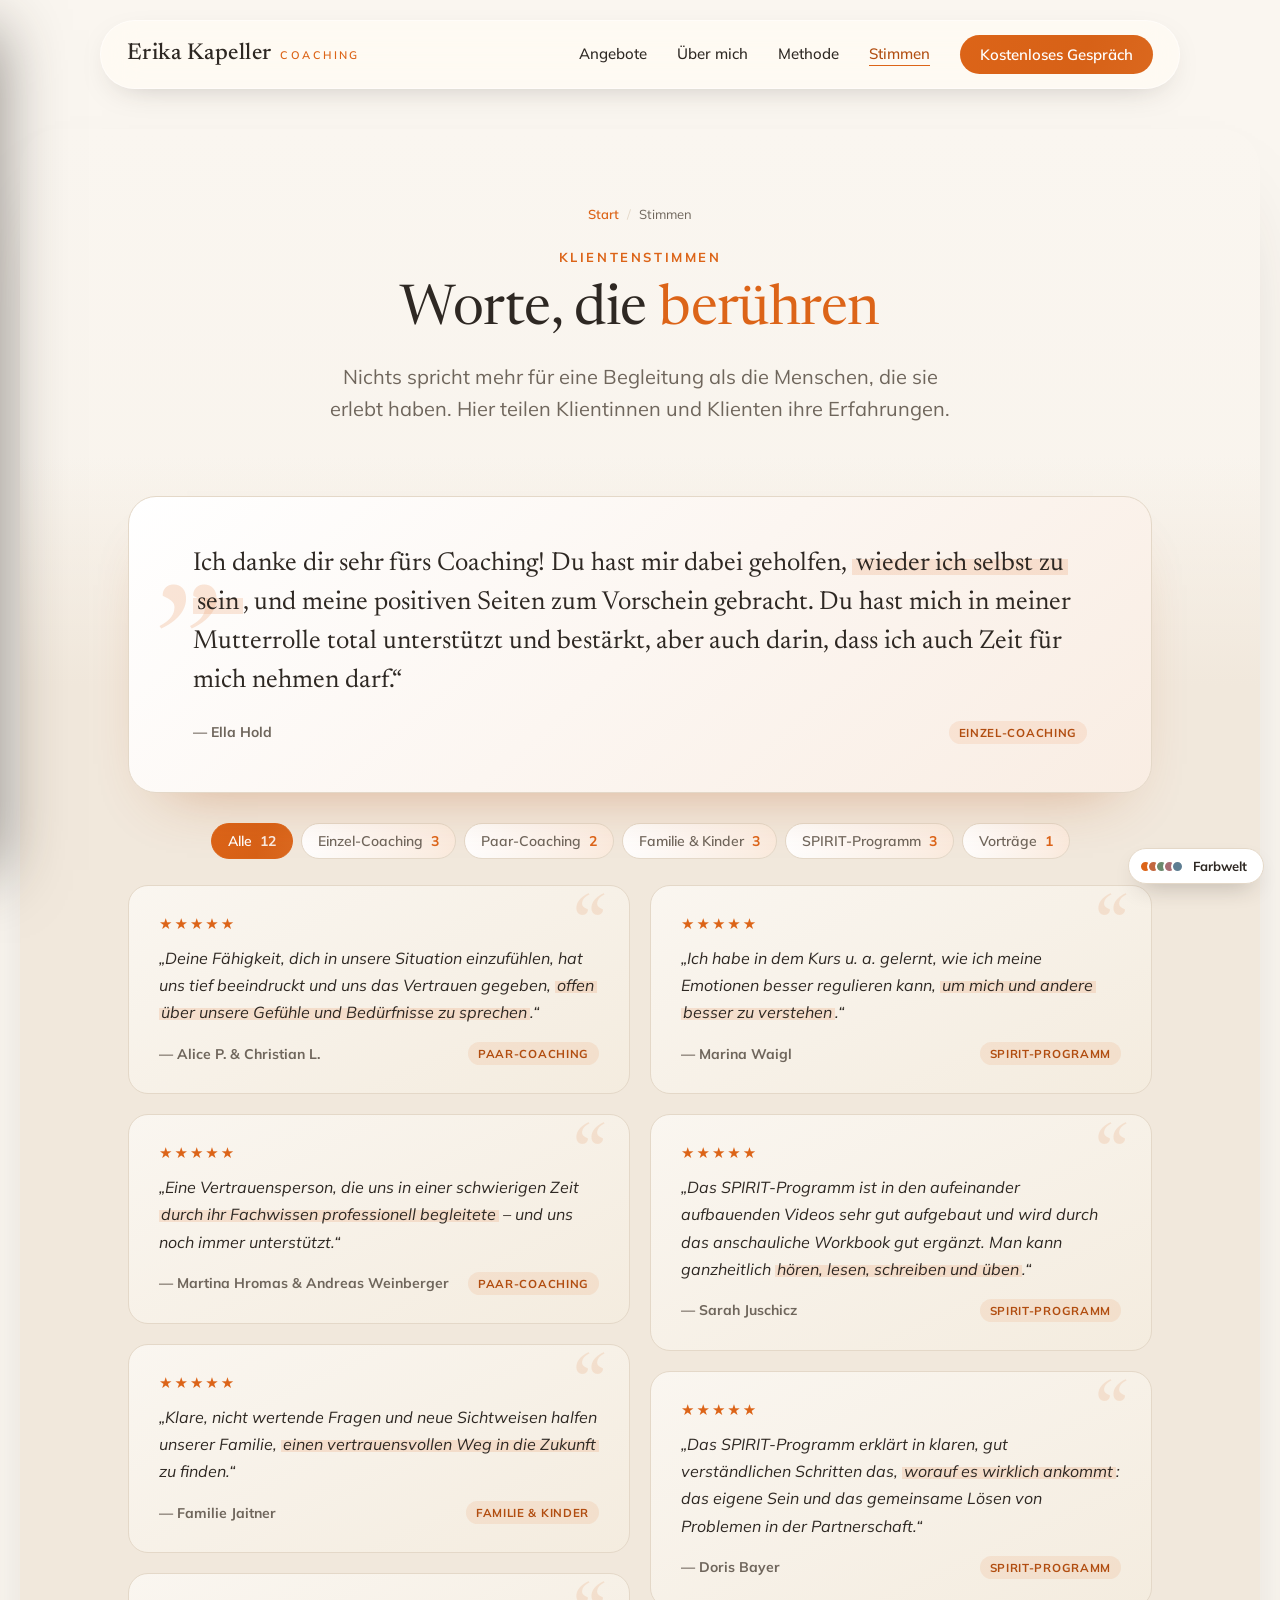
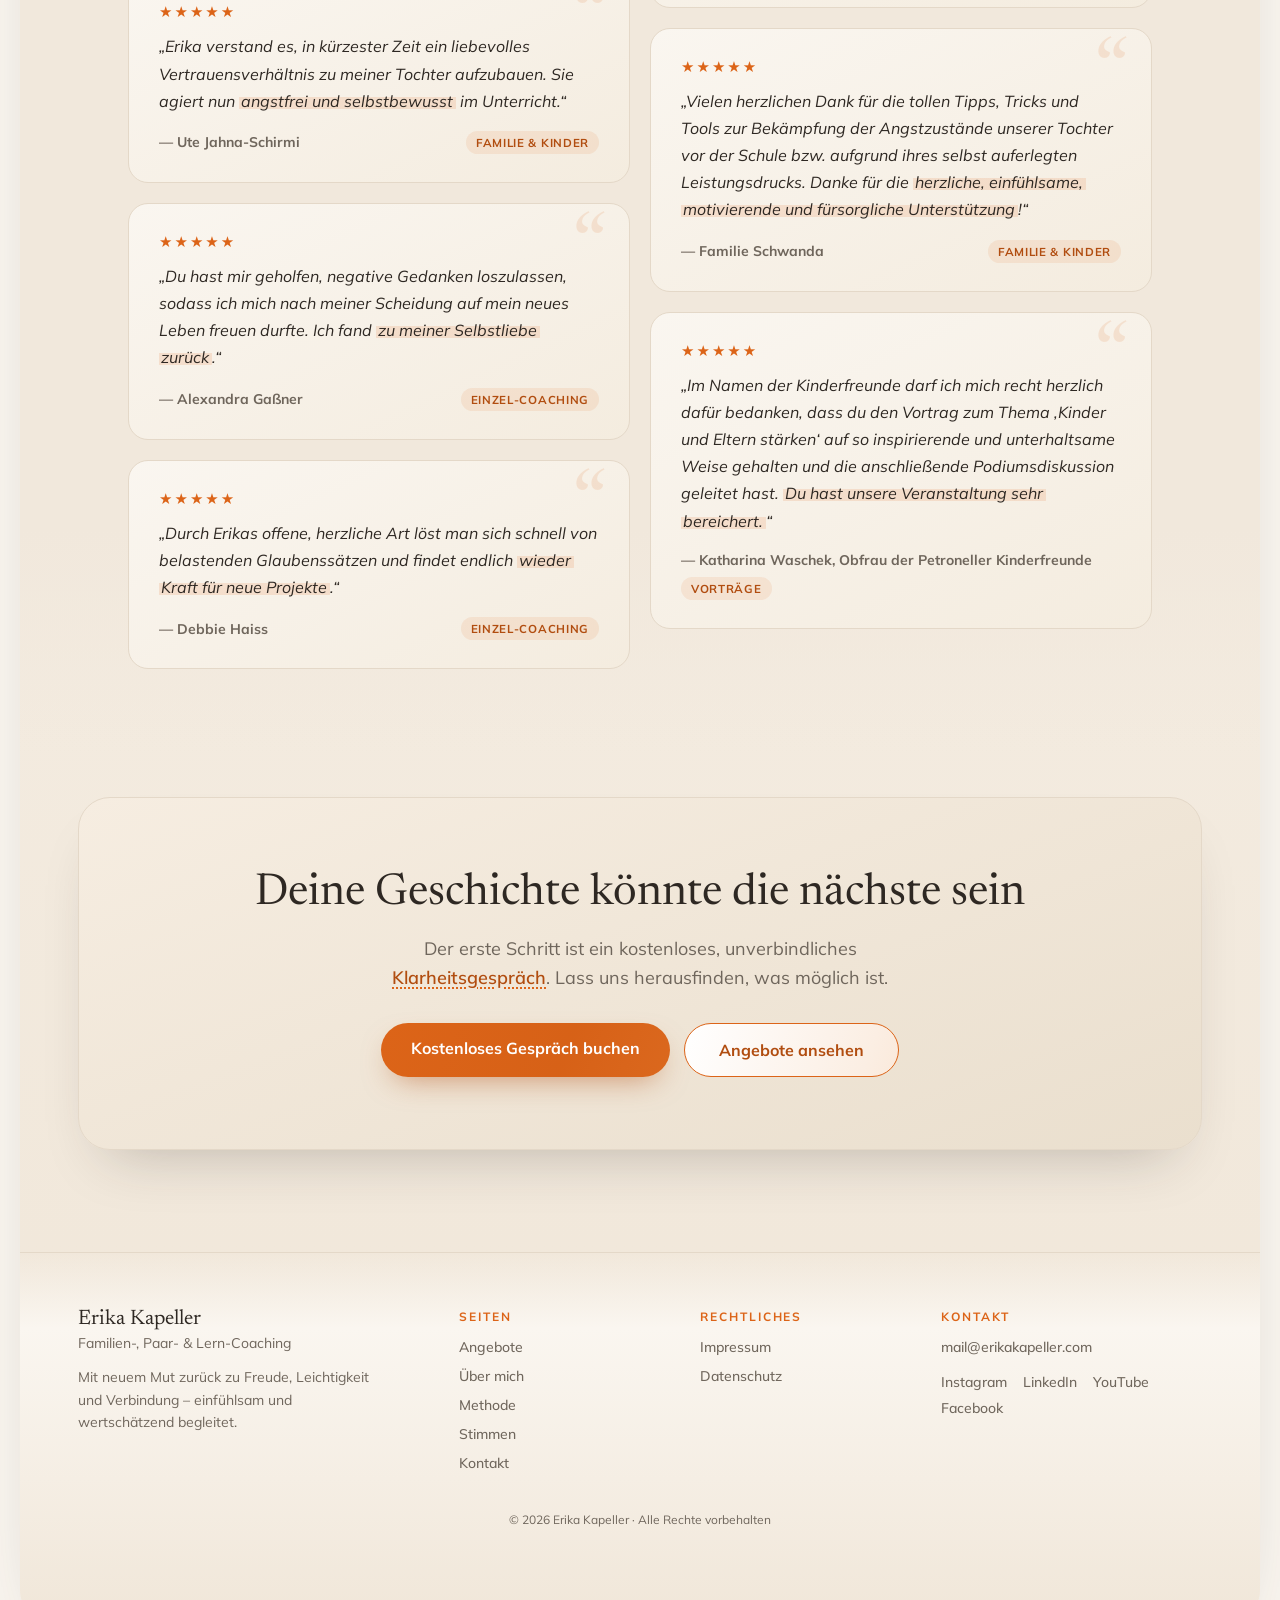
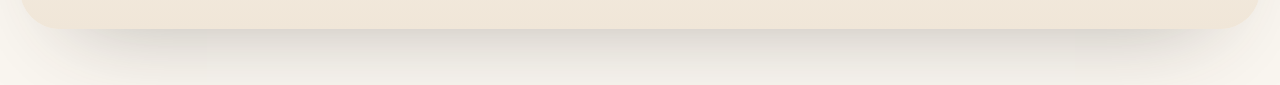
<file: stimmen.html>
<!DOCTYPE html>
<html lang="de">
<head>
<meta charset="utf-8">
<meta name="viewport" content="width=device-width, initial-scale=1">
<title>Klientenstimmen — Erika Kapeller Coaching</title>
<link rel="icon" href="assets/favicon.svg" type="image/svg+xml">
<link rel="icon" href="assets/favicon-32.png" sizes="32x32" type="image/png">
<link rel="apple-touch-icon" href="assets/apple-touch-icon.png">
<meta name="description" content="Was Klientinnen und Klienten über die Begleitung durch Erika Kapeller sagen – Stimmen aus Einzel-, Paar- und Familien-Coaching sowie Lerntraining.">
<link rel="preconnect" href="https://fonts.googleapis.com">
<link rel="preconnect" href="https://fonts.gstatic.com" crossorigin>
<link href="https://fonts.googleapis.com/css2?family=Newsreader:ital,opsz,wght@0,6..72,400;0,6..72,500;0,6..72,600;1,6..72,400&family=Mulish:wght@300;400;500;600;700&display=swap" rel="stylesheet">
<link rel="stylesheet" href="styles.css?v=20261118a">
</head>
<body>

<a class="skip-link" href="#main">Zum Inhalt springen</a>

<!-- NAV -->
<header class="site-header">
  <nav class="navbar" aria-label="Hauptnavigation">
    <a href="index.html" class="logo" aria-label="Erika Kapeller Coaching, zurück zur Startseite">
      <span class="logo-name">Erika Kapeller</span>
      <span class="logo-tag" aria-hidden="true"><span class="logo-tag-ruhe">Coaching</span><span class="logo-tag-hover">← Zurück zum Start</span></span>
    </a>
    <div class="nav-links" data-desktop-nav>
      <a href="angebote.html">Angebote</a>
      <a href="ueber-mich.html">Über mich</a>
      <a href="methode.html">Methode</a>
      <a href="stimmen.html">Stimmen</a>
      <a href="kontakt.html" class="nav-cta">Kostenloses Gespräch</a>
    </div>
    <button class="nav-toggle" aria-label="Menü öffnen" aria-expanded="false" data-mobile-toggle>
      <span class="nav-toggle-icon" aria-hidden="true">≡</span>
    </button>
  </nav>
</header>

<div class="nav-overlay" data-mobile-overlay aria-hidden="true"></div>
<aside class="nav-drawer" data-mobile-menu role="dialog" aria-modal="true" aria-label="Menü">
  <button class="nav-drawer-close" aria-label="Menü schließen" data-close-nav><span aria-hidden="true">×</span></button>
  <div class="nav-drawer-logo">Erika Kapeller <span>Coaching</span></div>
  <nav class="nav-drawer-links" aria-label="Mobile Navigation">
    <a href="angebote.html" data-close-nav>Angebote</a>
    <a href="ueber-mich.html" data-close-nav>Über mich</a>
    <a href="methode.html" data-close-nav>Methode</a>
    <a href="stimmen.html" data-close-nav>Stimmen</a>
  </nav>
  <a href="kontakt.html" class="nav-drawer-cta" data-close-nav>→ Kostenloses Gespräch</a>
</aside>

<div class="page">
<main id="main">

<!-- PAGE HERO -->
<section class="page-hero">
  <nav class="breadcrumb" aria-label="Brotkrumen">
    <a href="index.html">Start</a>
    <span class="sep" aria-hidden="true">/</span>
    <span aria-current="page">Stimmen</span>
  </nav>
  <span class="eyebrow">Klientenstimmen</span>
  <h1 class="page-title">Worte, die <em>berühren</em></h1>
  <p class="page-lead">Nichts spricht mehr für eine Begleitung als die Menschen, die sie erlebt haben. Hier teilen Klientinnen und Klienten ihre Erfahrungen.</p>
</section>

<!-- STIMMEN -->
<section class="stimmen-section">
  <div class="section-inner band-tight">
    <figure class="stimme-gross" data-kat="einzel">
      <span class="stimme-gross-zeichen" aria-hidden="true">„</span>
      <blockquote><p>Ich danke dir sehr fürs Coaching! Du hast mir dabei geholfen, <mark>wieder ich selbst zu sein</mark>, und meine positiven Seiten zum Vorschein gebracht. Du hast mich in meiner Mutterrolle total unterstützt und bestärkt, aber auch darin, dass ich auch Zeit für mich nehmen darf.“</p></blockquote>
      <figcaption class="testimonial-foot"><span class="testimonial-name">Ella Hold</span><span class="testimonial-kat">Einzel-Coaching</span></figcaption>
    </figure>
    <div class="stimmen-filter" role="group" aria-label="Stimmen nach Angebot filtern">
      <button type="button" class="filter-chip is-aktiv" data-filter="alle" aria-pressed="true">Alle <span>12</span></button>
      <button type="button" class="filter-chip" data-filter="einzel" aria-pressed="false">Einzel-Coaching <span>3</span></button>
      <button type="button" class="filter-chip" data-filter="paar" aria-pressed="false">Paar-Coaching <span>2</span></button>
      <button type="button" class="filter-chip" data-filter="familie" aria-pressed="false">Familie &amp; Kinder <span>3</span></button>
      <button type="button" class="filter-chip" data-filter="kurs" aria-pressed="false">SPIRIT-Programm <span>3</span></button>
      <button type="button" class="filter-chip" data-filter="vortrag" aria-pressed="false">Vorträge <span>1</span></button>
    </div>
    <div class="testimonials-cols">
      <figure class="testimonial-card" data-kat="paar"><div class="stars" aria-label="5 von 5 Sternen">★★★★★</div><blockquote><p>„Deine Fähigkeit, dich in unsere Situation einzufühlen, hat uns tief beeindruckt und uns das Vertrauen gegeben, <mark>offen über unsere Gefühle und Bedürfnisse zu sprechen</mark>.“</p></blockquote><figcaption class="testimonial-foot"><span class="testimonial-name">Alice P. &amp; Christian L.</span><span class="testimonial-kat">Paar-Coaching</span></figcaption></figure>
      <figure class="testimonial-card" data-kat="paar"><div class="stars" aria-label="5 von 5 Sternen">★★★★★</div><blockquote><p>„Eine Vertrauensperson, die uns in einer schwierigen Zeit <mark>durch ihr Fachwissen professionell begleitete</mark> – und uns noch immer unterstützt.“</p></blockquote><figcaption class="testimonial-foot"><span class="testimonial-name">Martina Hromas &amp; Andreas Weinberger</span><span class="testimonial-kat">Paar-Coaching</span></figcaption></figure>
      <figure class="testimonial-card" data-kat="familie"><div class="stars" aria-label="5 von 5 Sternen">★★★★★</div><blockquote><p>„Klare, nicht wertende Fragen und neue Sichtweisen halfen unserer Familie, <mark>einen vertrauensvollen Weg in die Zukunft</mark> zu finden.“</p></blockquote><figcaption class="testimonial-foot"><span class="testimonial-name">Familie Jaitner</span><span class="testimonial-kat">Familie &amp; Kinder</span></figcaption></figure>
      <figure class="testimonial-card" data-kat="familie"><div class="stars" aria-label="5 von 5 Sternen">★★★★★</div><blockquote><p>„Erika verstand es, in kürzester Zeit ein liebevolles Vertrauensverhältnis zu meiner Tochter aufzubauen. Sie agiert nun <mark>angstfrei und selbstbewusst</mark> im Unterricht.“</p></blockquote><figcaption class="testimonial-foot"><span class="testimonial-name">Ute Jahna-Schirmi</span><span class="testimonial-kat">Familie &amp; Kinder</span></figcaption></figure>
      <figure class="testimonial-card" data-kat="einzel"><div class="stars" aria-label="5 von 5 Sternen">★★★★★</div><blockquote><p>„Du hast mir geholfen, negative Gedanken loszulassen, sodass ich mich nach meiner Scheidung auf mein neues Leben freuen durfte. Ich fand <mark>zu meiner Selbstliebe zurück</mark>.“</p></blockquote><figcaption class="testimonial-foot"><span class="testimonial-name">Alexandra Gaßner</span><span class="testimonial-kat">Einzel-Coaching</span></figcaption></figure>
      <figure class="testimonial-card" data-kat="einzel"><div class="stars" aria-label="5 von 5 Sternen">★★★★★</div><blockquote><p>„Durch Erikas offene, herzliche Art löst man sich schnell von belastenden Glaubenssätzen und findet endlich <mark>wieder Kraft für neue Projekte</mark>.“</p></blockquote><figcaption class="testimonial-foot"><span class="testimonial-name">Debbie Haiss</span><span class="testimonial-kat">Einzel-Coaching</span></figcaption></figure>
      <figure class="testimonial-card" data-kat="kurs"><div class="stars" aria-label="5 von 5 Sternen">★★★★★</div><blockquote><p>„Ich habe in dem Kurs u.&nbsp;a. gelernt, wie ich meine Emotionen besser regulieren kann, <mark>um mich und andere besser zu verstehen</mark>.“</p></blockquote><figcaption class="testimonial-foot"><span class="testimonial-name">Marina Waigl</span><span class="testimonial-kat">SPIRIT-Programm</span></figcaption></figure>
      <figure class="testimonial-card" data-kat="kurs"><div class="stars" aria-label="5 von 5 Sternen">★★★★★</div><blockquote><p>„Das SPIRIT-Programm ist in den aufeinander aufbauenden Videos sehr gut aufgebaut und wird durch das anschauliche Workbook gut ergänzt. Man kann ganzheitlich <mark>hören, lesen, schreiben und üben</mark>.“</p></blockquote><figcaption class="testimonial-foot"><span class="testimonial-name">Sarah Juschicz</span><span class="testimonial-kat">SPIRIT-Programm</span></figcaption></figure>
      <figure class="testimonial-card" data-kat="kurs"><div class="stars" aria-label="5 von 5 Sternen">★★★★★</div><blockquote><p>„Das SPIRIT-Programm erklärt in klaren, gut verständlichen Schritten das, <mark>worauf es wirklich ankommt</mark>: das eigene Sein und das gemeinsame Lösen von Problemen in der Partnerschaft.“</p></blockquote><figcaption class="testimonial-foot"><span class="testimonial-name">Doris Bayer</span><span class="testimonial-kat">SPIRIT-Programm</span></figcaption></figure>
      <figure class="testimonial-card" data-kat="familie"><div class="stars" aria-label="5 von 5 Sternen">★★★★★</div><blockquote><p>„Vielen herzlichen Dank für die tollen Tipps, Tricks und Tools zur Bekämpfung der Angstzustände unserer Tochter vor der Schule bzw. aufgrund ihres selbst auferlegten Leistungsdrucks. Danke für die <mark>herzliche, einfühlsame, motivierende und fürsorgliche Unterstützung</mark>!“</p></blockquote><figcaption class="testimonial-foot"><span class="testimonial-name">Familie Schwanda</span><span class="testimonial-kat">Familie &amp; Kinder</span></figcaption></figure>
      <figure class="testimonial-card" data-kat="vortrag"><div class="stars" aria-label="5 von 5 Sternen">★★★★★</div><blockquote><p>„Im Namen der Kinderfreunde darf ich mich recht herzlich dafür bedanken, dass du den Vortrag zum Thema ‚Kinder und Eltern stärken‘ auf so inspirierende und unterhaltsame Weise gehalten und die anschließende Podiumsdiskussion geleitet hast. <mark>Du hast unsere Veranstaltung sehr bereichert.</mark>“</p></blockquote><figcaption class="testimonial-foot"><span class="testimonial-name">Katharina Waschek, Obfrau der Petroneller Kinderfreunde</span><span class="testimonial-kat">Vorträge</span></figcaption></figure>
    </div>
  </div>
</section>

<!-- CTA BAND -->
<section class="cta-band">
  <div class="cta-inner">
    <h2>Deine Geschichte könnte die nächste sein</h2>
    <p>Der erste Schritt ist ein kostenloses, unverbindliches <span class="begriff"><span class="begriff-wort" role="button" tabindex="0" aria-describedby="tip-6">Klarheitsgespräch</span><span class="begriff-tip" role="tooltip" id="tip-6">Ein kostenloses, unverbindliches Erstgespräch: Wir lernen uns kennen und klären, ob und wie ich dich unterstützen kann.</span></span>. Lass uns herausfinden, was möglich ist.</p>
    <div class="cta-actions">
      <a href="https://calendly.com/erikakapeller" target="_blank" rel="noopener" class="btn btn-primary">Kostenloses Gespräch buchen</a>
      <a href="angebote.html" class="btn btn-outline">Angebote ansehen</a>
    </div>
  </div>
</section>

</main>

<footer class="site-footer">
  <div class="footer-inner">
    <div class="footer-brand">
      <div class="footer-name">Erika Kapeller</div>
      <div class="footer-tag">Familien-, Paar- &amp; Lern-Coaching</div>
      <p class="footer-blurb">Mit neuem Mut zurück zu Freude, Leichtigkeit und Verbindung – einfühlsam und wertschätzend begleitet.</p>
    </div>
    <nav class="footer-col" aria-label="Seiten">
      <h2 class="footer-heading">Seiten</h2>
      <a href="angebote.html">Angebote</a>
      <a href="ueber-mich.html">Über mich</a>
      <a href="methode.html">Methode</a>
      <a href="stimmen.html">Stimmen</a>
      <a href="kontakt.html">Kontakt</a>
    </nav>
    <nav class="footer-col" aria-label="Rechtliches">
      <h2 class="footer-heading">Rechtliches</h2>
      <a href="impressum.html">Impressum</a>
      <a href="datenschutz.html">Datenschutz</a>
    </nav>
    <div class="footer-col">
      <h2 class="footer-heading">Kontakt</h2>
      <a href="mailto:mail@erikakapeller.com">mail@erikakapeller.com</a>
      <div class="footer-social">
        <a href="https://www.instagram.com/erikakapeller/" target="_blank" rel="noopener">Instagram</a>
        <a href="https://www.linkedin.com/in/erika-kapeller-3380021b2/" target="_blank" rel="noopener">LinkedIn</a>
        <a href="https://www.youtube.com/channel/UCRWZBGDhrinW2wrE5I-bDhQ" target="_blank" rel="noopener">YouTube</a>
        <a href="https://www.facebook.com/profile.php?id=100063453646519" target="_blank" rel="noopener">Facebook</a>
      </div>
    </div>
  </div>
  <div class="footer-copy">© 2026 Erika Kapeller · Alle Rechte vorbehalten</div>
</footer>

</div>

<script src="script.js?v=20261118a"></script>
</body>
</html>
</file>
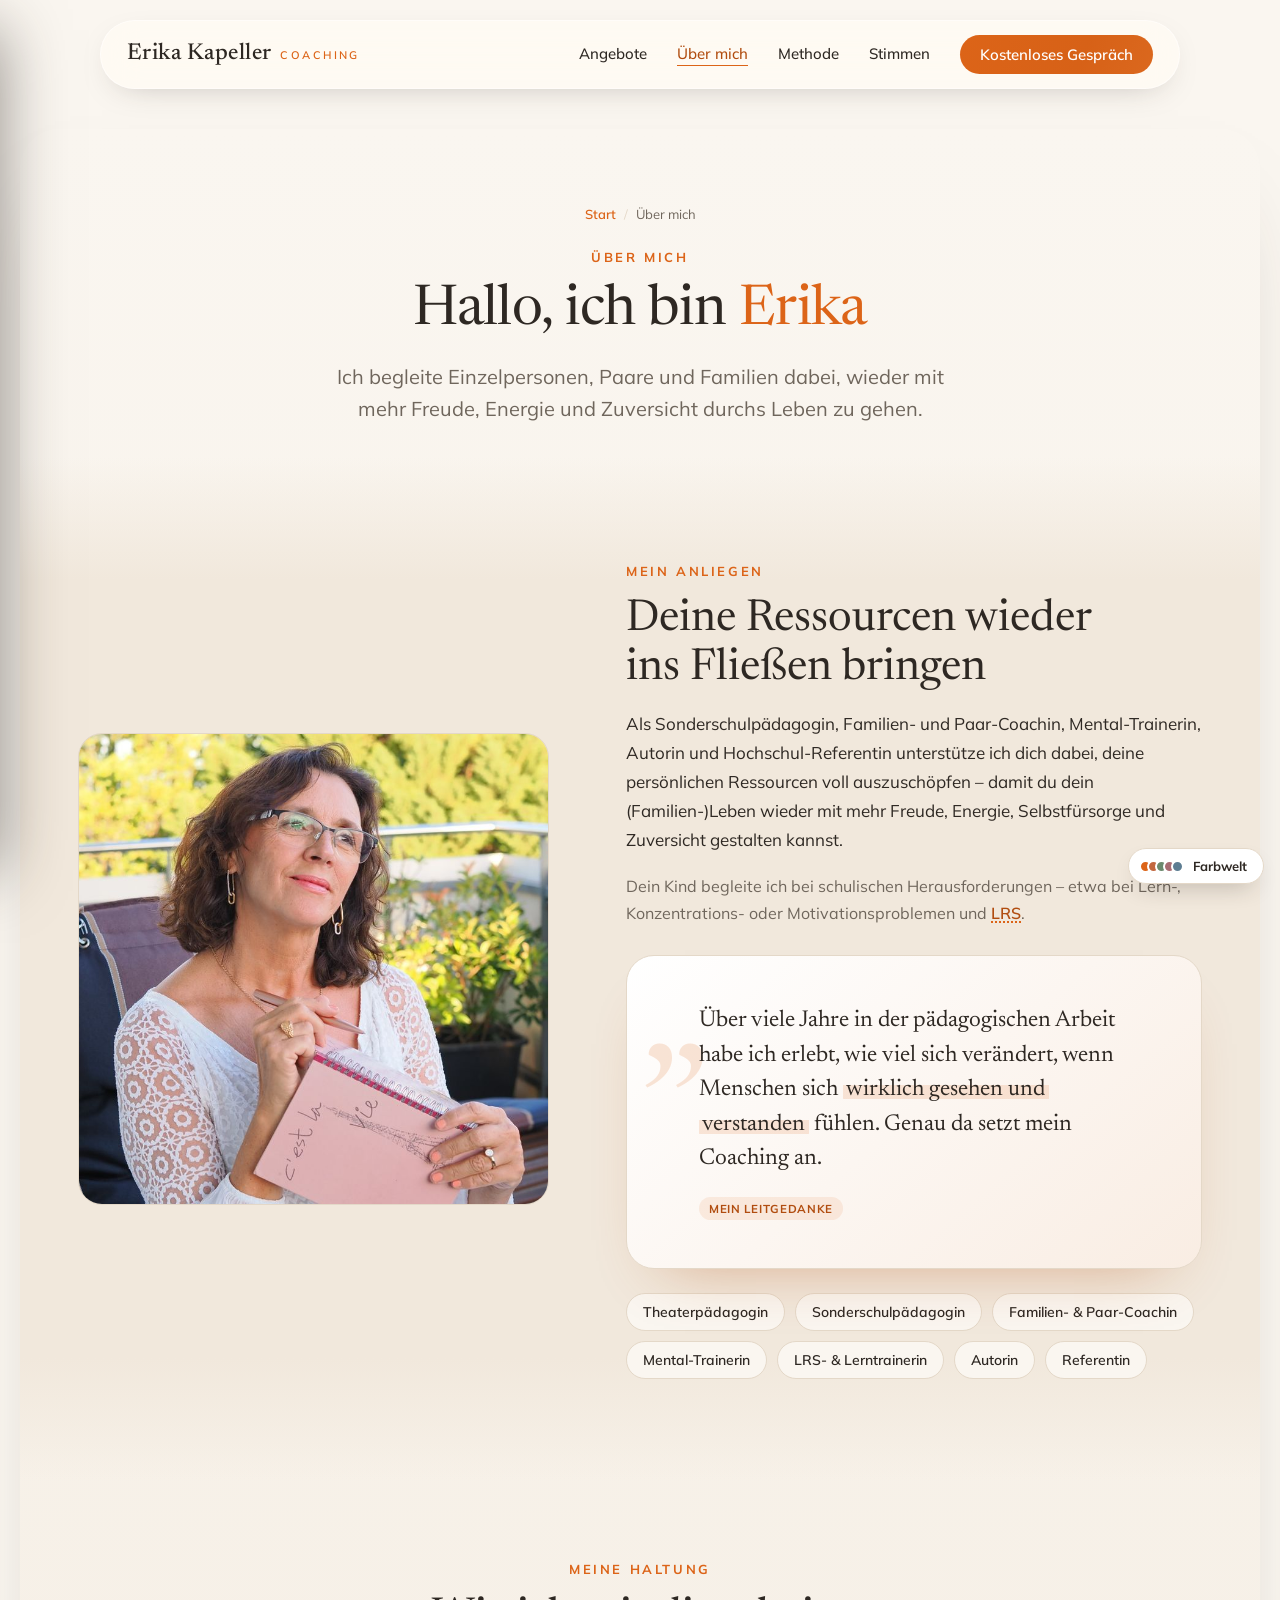
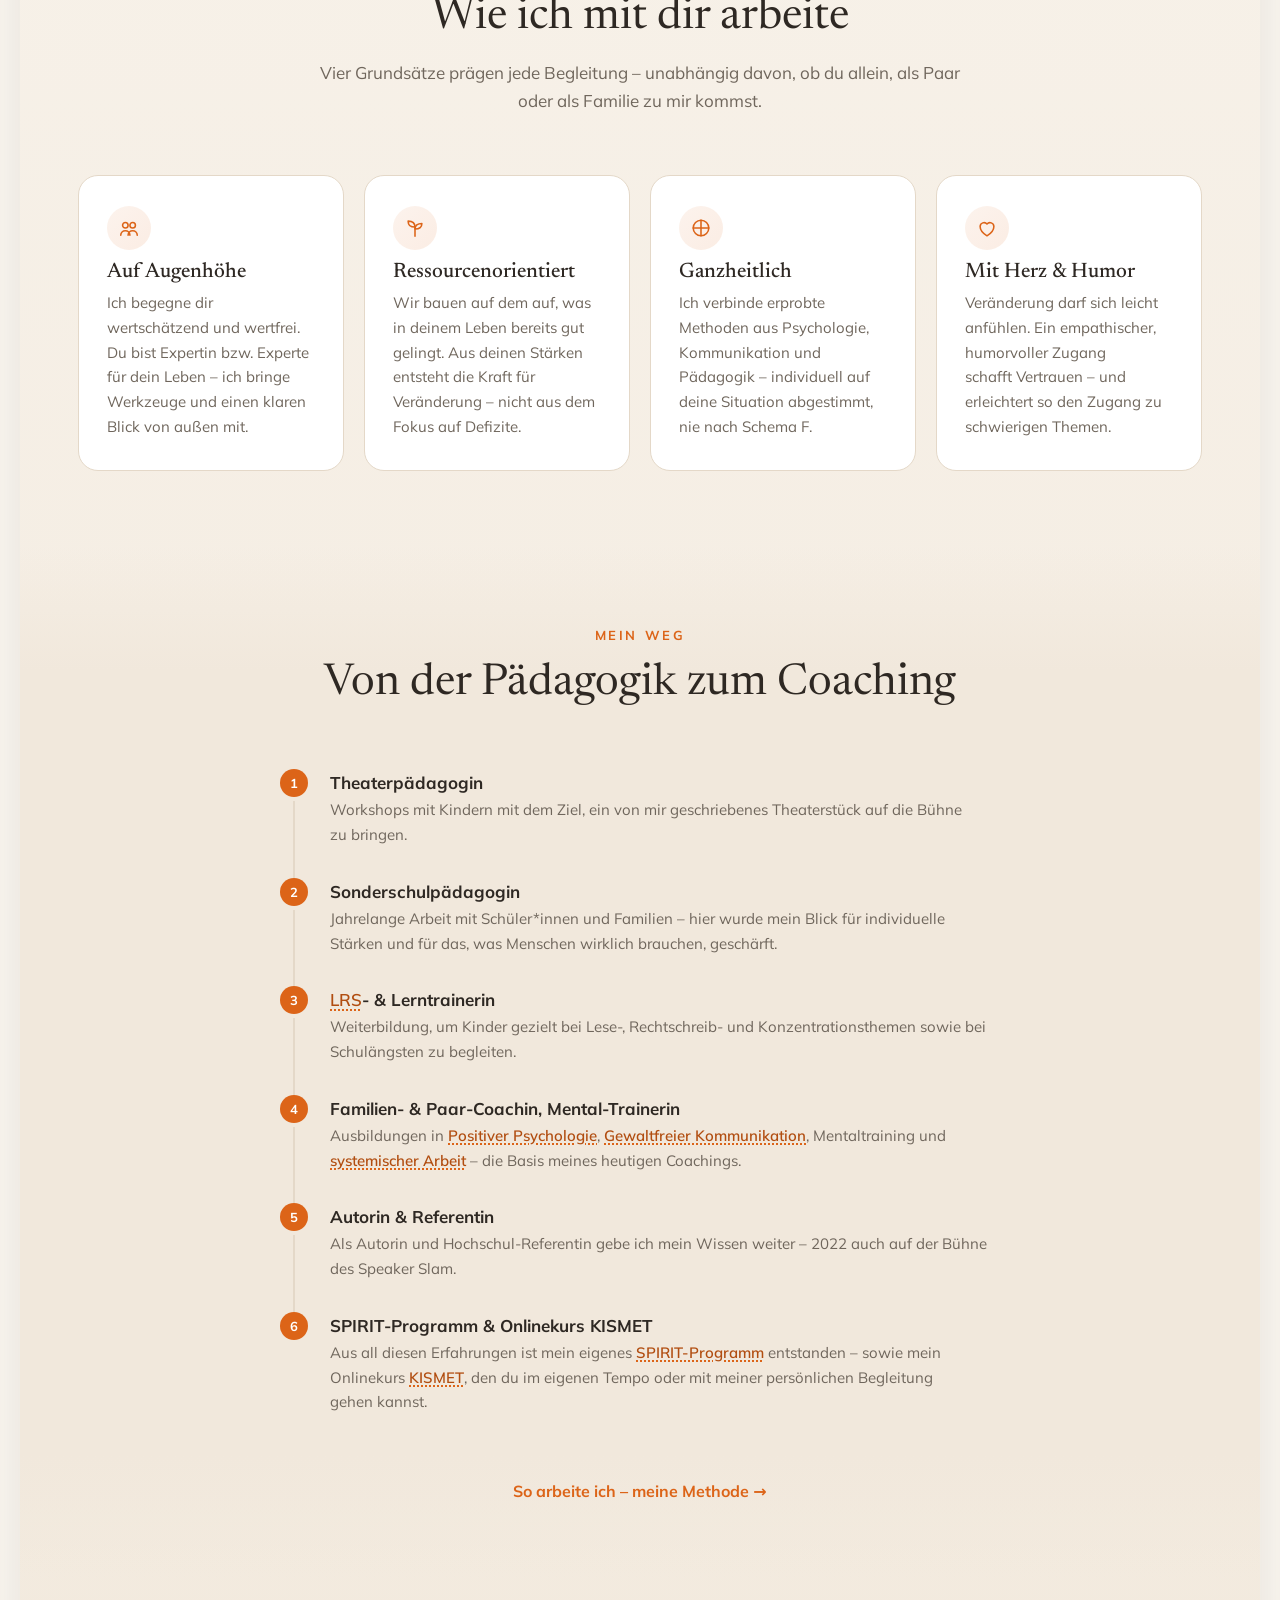
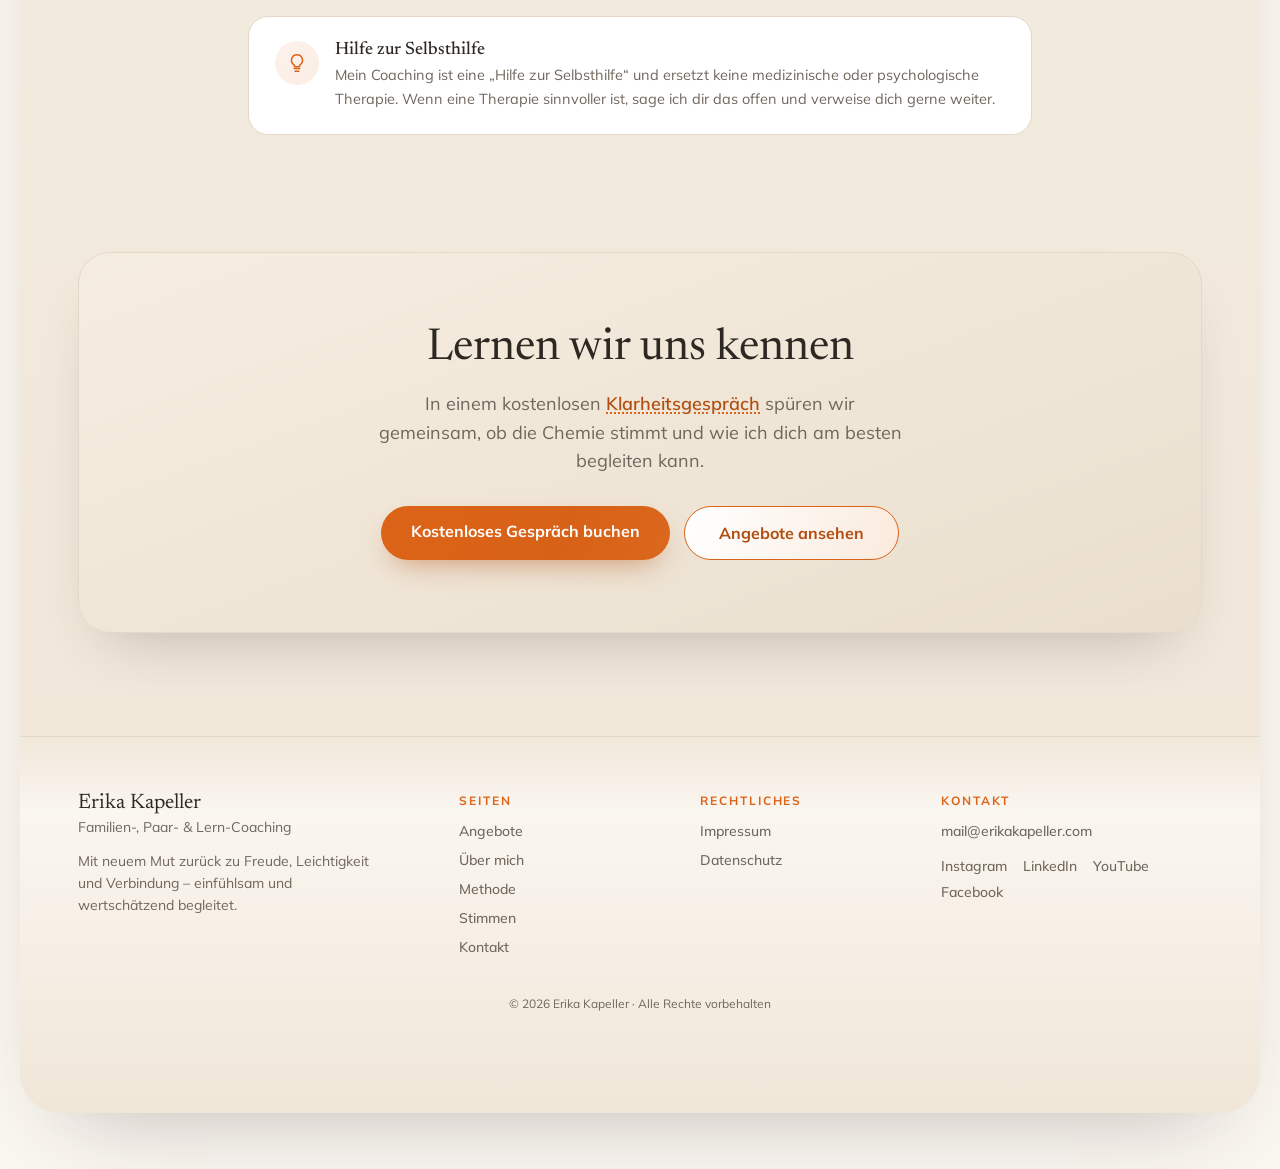
<file: ueber-mich.html>
<!DOCTYPE html>
<html lang="de">
<head>
<meta charset="utf-8">
<meta name="viewport" content="width=device-width, initial-scale=1">
<title>Über mich — Erika Kapeller Coaching</title>
<link rel="icon" href="assets/favicon.svg" type="image/svg+xml">
<link rel="icon" href="assets/favicon-32.png" sizes="32x32" type="image/png">
<link rel="apple-touch-icon" href="assets/apple-touch-icon.png">
<meta name="description" content="Lerne Erika Kapeller kennen: Sonderschulpädagogin, Familien- & Paar-Coachin, Mental-Trainerin, Autorin und Referentin. Ihr Weg, ihre Werte und ihre Haltung.">
<link rel="preconnect" href="https://fonts.googleapis.com">
<link rel="preconnect" href="https://fonts.gstatic.com" crossorigin>
<link href="https://fonts.googleapis.com/css2?family=Newsreader:ital,opsz,wght@0,6..72,400;0,6..72,500;0,6..72,600;1,6..72,400&family=Mulish:wght@300;400;500;600;700&display=swap" rel="stylesheet">
<link rel="stylesheet" href="styles.css?v=20261118a">
</head>
<body>

<a class="skip-link" href="#main">Zum Inhalt springen</a>

<!-- NAV -->
<header class="site-header">
  <nav class="navbar" aria-label="Hauptnavigation">
    <a href="index.html" class="logo" aria-label="Erika Kapeller Coaching, zurück zur Startseite">
      <span class="logo-name">Erika Kapeller</span>
      <span class="logo-tag" aria-hidden="true"><span class="logo-tag-ruhe">Coaching</span><span class="logo-tag-hover">← Zurück zum Start</span></span>
    </a>
    <div class="nav-links" data-desktop-nav>
      <a href="angebote.html">Angebote</a>
      <a href="ueber-mich.html">Über mich</a>
      <a href="methode.html">Methode</a>
      <a href="stimmen.html">Stimmen</a>
      <a href="kontakt.html" class="nav-cta">Kostenloses Gespräch</a>
    </div>
    <button class="nav-toggle" aria-label="Menü öffnen" aria-expanded="false" data-mobile-toggle>
      <span class="nav-toggle-icon" aria-hidden="true">≡</span>
    </button>
  </nav>
</header>

<div class="nav-overlay" data-mobile-overlay aria-hidden="true"></div>
<aside class="nav-drawer" data-mobile-menu role="dialog" aria-modal="true" aria-label="Menü">
  <button class="nav-drawer-close" aria-label="Menü schließen" data-close-nav><span aria-hidden="true">×</span></button>
  <div class="nav-drawer-logo">Erika Kapeller <span>Coaching</span></div>
  <nav class="nav-drawer-links" aria-label="Mobile Navigation">
    <a href="angebote.html" data-close-nav>Angebote</a>
    <a href="ueber-mich.html" data-close-nav>Über mich</a>
    <a href="methode.html" data-close-nav>Methode</a>
    <a href="stimmen.html" data-close-nav>Stimmen</a>
  </nav>
  <a href="kontakt.html" class="nav-drawer-cta" data-close-nav>→ Kostenloses Gespräch</a>
</aside>

<div class="page">
<main id="main">

<!-- PAGE HERO -->
<section class="page-hero">
  <nav class="breadcrumb" aria-label="Brotkrumen">
    <a href="index.html">Start</a>
    <span class="sep" aria-hidden="true">/</span>
    <span aria-current="page">Über mich</span>
  </nav>
  <span class="eyebrow">Über mich</span>
  <h1 class="page-title">Hallo, ich bin <em>Erika</em></h1>
  <p class="page-lead">Ich begleite Einzelpersonen, Paare und Familien dabei, wieder mit mehr Freude, Energie und Zuversicht durchs Leben zu gehen.</p>
</section>

<!-- INTRO -->
<section class="ueber-section">
  <div class="ueber-inner">
    <div class="ueber-image">
      <img width="768" height="883" src="assets/img/erika-working.jpg" alt="Erika Kapeller bei der Arbeit mit ihrem Notizbuch" loading="lazy">
    </div>
    <div>
      <span class="eyebrow">Mein Anliegen</span>
      <h2 class="section-title">Deine Ressourcen wieder ins Fließen bringen</h2>
      <p class="ueber-text-main">Als Sonderschulpädagogin, Familien- und Paar-Coachin, Mental-Trainerin, Autorin und Hochschul-Referentin unterstütze ich dich dabei, deine persönlichen Ressourcen voll auszuschöpfen – damit du dein (Familien-)Leben wieder mit mehr Freude, Energie, Selbstfürsorge und Zuversicht gestalten kannst.</p>
      <p class="ueber-text-muted">Dein Kind begleite ich bei schulischen Herausforderungen – etwa bei Lern-, Konzentrations- oder Motivationsproblemen und <span class="begriff"><span class="begriff-wort" role="button" tabindex="0" aria-describedby="tip-ueber-mich-1">LRS</span><span class="begriff-tip" role="tooltip" id="tip-ueber-mich-1">Lese-Rechtschreib-Schwierigkeiten: anhaltende Probleme beim Lesen und Schreiben, die sich mit gezieltem Training gut verbessern lassen.</span></span>.</p>
      <figure class="stimme-gross leitgedanke">
        <span class="stimme-gross-zeichen" aria-hidden="true">„</span>
        <blockquote><p>Über viele Jahre in der pädagogischen Arbeit habe ich erlebt, wie viel sich verändert, wenn Menschen sich <mark>wirklich gesehen und verstanden</mark> fühlen. Genau da setzt mein Coaching an.</p></blockquote>
        <figcaption class="testimonial-foot"><span class="testimonial-kat">Mein Leitgedanke</span></figcaption>
      </figure>
      <div class="credentials">
        <span>Theaterpädagogin</span>
        <span>Sonderschulpädagogin</span>
        <span>Familien- &amp; Paar-Coachin</span>
        <span>Mental-Trainerin</span>
        <span>LRS- &amp; Lerntrainerin</span>
        <span>Autorin</span>
        <span>Referentin</span>
      </div>
    </div>
  </div>
</section>

<!-- WERTE -->
<section class="band">
  <div class="section-intro center">
    <span class="eyebrow">Meine Haltung</span>
    <h2 class="section-title">Wie ich mit dir arbeite</h2>
    <p class="section-lead">Vier Grundsätze prägen jede Begleitung – unabhängig davon, ob du allein, als Paar oder als Familie zu mir kommst.</p>
  </div>
  <div class="value-grid">
    <div class="value-card">
      <span class="value-icon linien-icon" aria-hidden="true"><svg viewBox="0 0 24 24" fill="none" stroke="currentColor" stroke-width="1.7" stroke-linecap="round" stroke-linejoin="round"><circle cx="8" cy="9" r="3"/><circle cx="16" cy="9" r="3"/><path d="M3 20c0-3 2.2-5 5-5s5 2 5 5"/><path d="M11 20c0-3 2.2-5 5-5s5 2 5 5"/></svg></span>
      <h3>Auf Augenhöhe</h3>
      <p>Ich begegne dir wertschätzend und wertfrei. Du bist Expertin bzw. Experte für dein Leben – ich bringe Werkzeuge und einen klaren Blick von außen mit.</p>
    </div>
    <div class="value-card">
      <span class="value-icon linien-icon" aria-hidden="true"><svg viewBox="0 0 24 24" fill="none" stroke="currentColor" stroke-width="1.7" stroke-linecap="round" stroke-linejoin="round"><path d="M12 21V11"/><path d="M12 11C12 7 9 4.5 4.5 4.5 4.5 9 7.5 11 12 11z"/><path d="M12 13c0-3.5 2.8-6 7.5-6 0 4.2-3 6-7.5 6z"/></svg></span>
      <h3>Ressourcenorientiert</h3>
      <p>Wir bauen auf dem auf, was in deinem Leben bereits gut gelingt. Aus deinen Stärken entsteht die Kraft für Veränderung – nicht aus dem Fokus auf Defizite.</p>
    </div>
    <div class="value-card">
      <span class="value-icon linien-icon" aria-hidden="true"><svg viewBox="0 0 24 24" fill="none" stroke="currentColor" stroke-width="1.7" stroke-linecap="round" stroke-linejoin="round"><circle cx="12" cy="12" r="8.5"/><path d="M12 3.5v17M3.5 12h17"/></svg></span>
      <h3>Ganzheitlich</h3>
      <p>Ich verbinde erprobte Methoden aus Psychologie, Kommunikation und Pädagogik – individuell auf deine Situation abgestimmt, nie nach Schema F.</p>
    </div>
    <div class="value-card">
      <span class="value-icon linien-icon" aria-hidden="true"><svg viewBox="0 0 24 24" fill="none" stroke="currentColor" stroke-width="1.7" stroke-linecap="round" stroke-linejoin="round"><path d="M12 20.5s-7.5-4.6-7.5-10.2A4.3 4.3 0 0 1 12 7.6a4.3 4.3 0 0 1 7.5 2.7c0 5.6-7.5 10.2-7.5 10.2z"/></svg></span>
      <h3>Mit Herz &amp; Humor</h3>
      <p>Veränderung darf sich leicht anfühlen. Ein empathischer, humorvoller Zugang schafft Vertrauen – und erleichtert so den Zugang zu schwierigen Themen.</p>
    </div>
  </div>
</section>

<!-- WERDEGANG -->
<section class="ueber-section">
  <div class="band band-narrow">
    <div class="section-intro center">
      <span class="eyebrow">Mein Weg</span>
      <h2 class="section-title">Von der Pädagogik zum Coaching</h2>
    </div>
    <div class="timeline">
      <div class="timeline-item">
        <div class="timeline-dot" aria-hidden="true">1</div>
        <div>
          <h3>Theaterpädagogin</h3>
          <p>Workshops mit Kindern mit dem Ziel, ein von mir geschriebenes Theaterstück auf die Bühne zu bringen.</p>
        </div>
      </div>
      <div class="timeline-item">
        <div class="timeline-dot" aria-hidden="true">2</div>
        <div>
          <h3>Sonderschulpädagogin</h3>
          <p>Jahrelange Arbeit mit Schüler*innen und Familien – hier wurde mein Blick für individuelle Stärken und für das, was Menschen wirklich brauchen, geschärft.</p>
        </div>
      </div>
      <div class="timeline-item">
        <div class="timeline-dot" aria-hidden="true">3</div>
        <div>
          <h3><span class="begriff"><span class="begriff-wort" role="button" tabindex="0" aria-describedby="tip-ueber-mich-8">LRS</span><span class="begriff-tip" role="tooltip" id="tip-ueber-mich-8">Lese-Rechtschreib-Schwierigkeiten: anhaltende Probleme beim Lesen und Schreiben, die sich mit gezieltem Training gut verbessern lassen.</span></span>- &amp; Lerntrainerin</h3>
          <p>Weiterbildung, um Kinder gezielt bei Lese-, Rechtschreib- und Konzentrationsthemen sowie bei Schulängsten zu begleiten.</p>
        </div>
      </div>
      <div class="timeline-item">
        <div class="timeline-dot" aria-hidden="true">4</div>
        <div>
          <h3>Familien- &amp; Paar-Coachin, Mental-Trainerin</h3>
          <p>Ausbildungen in <span class="begriff"><span class="begriff-wort" role="button" tabindex="0" aria-describedby="tip-ueber-mich-2">Positiver Psychologie</span><span class="begriff-tip" role="tooltip" id="tip-ueber-mich-2">Ein Zweig der Psychologie, der erforscht, was Menschen stärkt: Stärken, Ressourcen, Sinn und gelingende Beziehungen.</span></span>, <span class="begriff"><span class="begriff-wort" role="button" tabindex="0" aria-describedby="tip-ueber-mich-3">Gewaltfreier Kommunikation</span><span class="begriff-tip" role="tooltip" id="tip-ueber-mich-3">Gewaltfreie Kommunikation nach Marshall Rosenberg: Beobachtungen, Gefühle, Bedürfnisse und Bitten klar aussprechen, ohne Vorwurf.</span></span>, Mentaltraining und <span class="begriff"><span class="begriff-wort" role="button" tabindex="0" aria-describedby="tip-ueber-mich-4">systemischer Arbeit</span><span class="begriff-tip" role="tooltip" id="tip-ueber-mich-4">Ein Ansatz, der dich in deinen Beziehungen sieht, etwa in Familie und Partnerschaft, statt nur das einzelne Problem.</span></span> – die Basis meines heutigen Coachings.</p>
        </div>
      </div>
      <div class="timeline-item">
        <div class="timeline-dot" aria-hidden="true">5</div>
        <div>
          <h3>Autorin &amp; Referentin</h3>
          <p>Als Autorin und Hochschul-Referentin gebe ich mein Wissen weiter – 2022 auch auf der Bühne des Speaker Slam.</p>
        </div>
      </div>
      <div class="timeline-item">
        <div class="timeline-dot" aria-hidden="true">6</div>
        <div>
          <h3>SPIRIT-Programm &amp; Onlinekurs KISMET</h3>
          <p>Aus all diesen Erfahrungen ist mein eigenes <span class="begriff"><span class="begriff-wort" role="button" tabindex="0" aria-describedby="tip-ueber-mich-5">SPIRIT-Programm</span><span class="begriff-tip" role="tooltip" id="tip-ueber-mich-5">Mein Programm mit sechs Entwicklungswegen: Selbstbestimmung, Persönlichkeitsentwicklung, Inspiration, Resilienz, Intuition und Transformation.</span></span> entstanden – sowie mein Onlinekurs <span class="begriff"><span class="begriff-wort" role="button" tabindex="0" aria-describedby="tip-ueber-mich-6">KISMET</span><span class="begriff-tip" role="tooltip" id="tip-ueber-mich-6">Mein Onlinekurs: 4 Module, 125 Lektionen, 120 Videos und ein 57-seitiges Reflexionsbuch. Auf Wunsch begleite ich dich dabei persönlich im Coaching.</span></span>, den du im eigenen Tempo oder mit meiner persönlichen Begleitung gehen kannst.</p>
        </div>
      </div>
    </div>
    <p style="text-align:center; margin-top:36px;"><a href="methode.html" class="link-arrow">So arbeite ich – meine Methode →</a></p>
  </div>
</section>

<!-- HINWEIS -->
<section class="band band-narrow band-tight">
  <div class="info-card">
    <span class="info-icon linien-icon" aria-hidden="true"><svg viewBox="0 0 24 24" fill="none" stroke="currentColor" stroke-width="1.7" stroke-linecap="round" stroke-linejoin="round"><path d="M9 18h6M10 21h4"/><path d="M12 3a6 6 0 0 0-3.6 10.8c.6.5 1 1.2 1 2V16h5.2v-.2c0-.8.4-1.5 1-2A6 6 0 0 0 12 3z"/></svg></span>
    <div>
      <h3>Hilfe zur Selbsthilfe</h3>
      <p>Mein Coaching ist eine „Hilfe zur Selbsthilfe“ und ersetzt keine medizinische oder psychologische Therapie. Wenn eine Therapie sinnvoller ist, sage ich dir das offen und verweise dich gerne weiter.</p>
    </div>
  </div>
</section>

<!-- CTA BAND -->
<section class="cta-band">
  <div class="cta-inner">
    <h2>Lernen wir uns kennen</h2>
    <p>In einem kostenlosen <span class="begriff"><span class="begriff-wort" role="button" tabindex="0" aria-describedby="tip-ueber-mich-7">Klarheitsgespräch</span><span class="begriff-tip" role="tooltip" id="tip-ueber-mich-7">Ein kostenloses, unverbindliches Erstgespräch: Wir lernen uns kennen und klären, ob und wie ich dich unterstützen kann.</span></span> spüren wir gemeinsam, ob die Chemie stimmt und wie ich dich am besten begleiten kann.</p>
    <div class="cta-actions">
      <a href="https://calendly.com/erikakapeller" target="_blank" rel="noopener" class="btn btn-primary">Kostenloses Gespräch buchen</a>
      <a href="angebote.html" class="btn btn-outline">Angebote ansehen</a>
    </div>
  </div>
</section>

</main>

<footer class="site-footer">
  <div class="footer-inner">
    <div class="footer-brand">
      <div class="footer-name">Erika Kapeller</div>
      <div class="footer-tag">Familien-, Paar- &amp; Lern-Coaching</div>
      <p class="footer-blurb">Mit neuem Mut zurück zu Freude, Leichtigkeit und Verbindung – einfühlsam und wertschätzend begleitet.</p>
    </div>
    <nav class="footer-col" aria-label="Seiten">
      <h2 class="footer-heading">Seiten</h2>
      <a href="angebote.html">Angebote</a>
      <a href="ueber-mich.html">Über mich</a>
      <a href="methode.html">Methode</a>
      <a href="stimmen.html">Stimmen</a>
      <a href="kontakt.html">Kontakt</a>
    </nav>
    <nav class="footer-col" aria-label="Rechtliches">
      <h2 class="footer-heading">Rechtliches</h2>
      <a href="impressum.html">Impressum</a>
      <a href="datenschutz.html">Datenschutz</a>
    </nav>
    <div class="footer-col">
      <h2 class="footer-heading">Kontakt</h2>
      <a href="mailto:mail@erikakapeller.com">mail@erikakapeller.com</a>
      <div class="footer-social">
        <a href="https://www.instagram.com/erikakapeller/" target="_blank" rel="noopener">Instagram</a>
        <a href="https://www.linkedin.com/in/erika-kapeller-3380021b2/" target="_blank" rel="noopener">LinkedIn</a>
        <a href="https://www.youtube.com/channel/UCRWZBGDhrinW2wrE5I-bDhQ" target="_blank" rel="noopener">YouTube</a>
        <a href="https://www.facebook.com/profile.php?id=100063453646519" target="_blank" rel="noopener">Facebook</a>
      </div>
    </div>
  </div>
  <div class="footer-copy">© 2026 Erika Kapeller · Alle Rechte vorbehalten</div>
</footer>

</div>

<script src="script.js?v=20261118a"></script>
</body>
</html>
</file>
<file: styles.css>
:root {
  --accent: #dc6418;
  --accent-deep: #b14d10;
  --accent-rgb: 220,100,24;
  --accent-deep-rgb: 177,77,16;
  --accent-soft-rgb: 236,170,128;
  --tint: #f9ede3;
  --tint-2: #f4e1cf;
  --selection: #f4cdb5;
  --ink: #2e2823;
  --muted: #6f665c;
  --bg: #faf6f0;
  --bg2: #f1e8dc;
  --line: #e4d8c8;
}

* { box-sizing: border-box; margin: 0; padding: 0; }

body {
  font-family: 'Mulish', system-ui, sans-serif;
  color: var(--ink);
  background: var(--bg);
  -webkit-font-smoothing: antialiased;
}

a { color: inherit; text-decoration: none; transition: color .25s ease; }
a:hover { color: var(--accent-deep); }
::selection { background: var(--selection); }
html { scroll-behavior: smooth; }
img { max-width: 100%; display: block; }

.page {
  max-width: 1240px;
  margin: 40px auto 56px;
  background: linear-gradient(180deg, #faf6f0, #f0e6d8);
  border-radius: 40px;
  box-shadow: 0 40px 90px -50px rgba(46,40,35,0.35);
  overflow: hidden;
}

@media (max-width: 640px) {
  .page { margin: 0; border-radius: 0; }
}

.eyebrow {
  display: inline-block;
  font-size: 13px;
  letter-spacing: 0.2em;
  text-transform: uppercase;
  color: var(--accent);
  font-weight: 700;
}

.section-title {
  font-family: 'Newsreader', serif;
  font-weight: 400;
  font-size: clamp(28px, 3.8vw, 44px);
  line-height: 1.12;
  margin: 16px 0;
}

.section-lead {
  color: var(--muted);
  font-size: 17px;
  line-height: 1.65;
}

.center { text-align: center; }
.section-intro.center, .section-lead.center { margin-left: auto; margin-right: auto; }
.section-intro.center { max-width: 640px; margin-bottom: 60px; }

.section { max-width: 1180px; margin: 0 auto; padding: clamp(64px,8vw,104px) 28px; }
.section-intro { max-width: 620px; margin-bottom: 52px; }

/* NAV */
.site-header {
  position: sticky;
  top: 0;
  z-index: 50;
  max-width: 1240px;
  margin: 0 auto;
  padding: 20px 28px 0;
}

.navbar {
  max-width: 1080px;
  margin: 0 auto;
  padding: 14px 26px;
  display: flex;
  align-items: center;
  justify-content: space-between;
  gap: 24px;
  background: rgba(255,251,245,0.75);
  backdrop-filter: blur(18px) saturate(160%);
  -webkit-backdrop-filter: blur(18px) saturate(160%);
  border: 1px solid rgba(255,255,255,0.5);
  border-radius: 999px;
  box-shadow: 0 10px 34px -18px rgba(46,40,35,0.35);
}

.logo {
  font-family: 'Newsreader', serif;
  font-size: 23px;
  letter-spacing: 0.02em;
  font-weight: 500;
  display: flex;
  align-items: baseline;
  gap: 9px;
  white-space: nowrap;
}

.logo-tag {
  font-family: 'Mulish';
  font-size: 11px;
  letter-spacing: 0.22em;
  text-transform: uppercase;
  color: var(--accent);
  font-weight: 600;
}

.nav-links { display: flex; align-items: center; gap: 30px; font-size: 15px; font-weight: 500; }

.nav-links a:not(.nav-cta) {
  position: relative;
  padding-bottom: 3px;
  background-image: linear-gradient(var(--accent), var(--accent));
  background-repeat: no-repeat;
  background-position: 0 100%;
  background-size: 0% 1px;
  transition: background-size .3s ease, color .25s ease;
}
.nav-links a:not(.nav-cta):hover { background-size: 100% 1px; color: var(--accent-deep); }

.nav-cta {
  padding: 10px 20px;
  background: var(--accent);
  color: #fff;
  border-radius: 999px;
  font-weight: 600;
  transition: background .3s ease, transform .3s ease, box-shadow .3s ease;
  white-space: nowrap;
}
.nav-cta:hover { background: var(--accent-deep); color: #fff; transform: translateY(-2px); box-shadow: 0 10px 22px -10px rgba(var(--accent-deep-rgb),0.55); }

.nav-toggle {
  display: none;
  align-items: center;
  justify-content: center;
  width: 44px;
  height: 44px;
  flex-shrink: 0;
  background: rgba(255,255,255,0.55);
  backdrop-filter: blur(14px) saturate(160%);
  -webkit-backdrop-filter: blur(14px) saturate(160%);
  border: 1px solid rgba(255,255,255,0.6);
  border-radius: 50%;
  cursor: pointer;
  font-size: 19px;
  line-height: 1;
  color: var(--ink);
  box-shadow: 0 10px 24px -14px rgba(46,40,35,0.4);
  transition: transform .25s ease, box-shadow .25s ease;
}
.nav-toggle:hover { transform: translateY(-1px); box-shadow: 0 14px 28px -14px rgba(46,40,35,0.5); }
.nav-toggle-icon { transform: translateY(-1px); }

/* Mobile drawer nav */
.nav-overlay {
  position: fixed;
  inset: 0;
  z-index: 60;
  background: rgba(46,40,35,0.28);
  backdrop-filter: blur(6px);
  -webkit-backdrop-filter: blur(6px);
  opacity: 0;
  pointer-events: none;
  transition: opacity .35s ease;
}
.nav-overlay.is-open { opacity: 1; pointer-events: auto; }

.nav-drawer {
  position: fixed;
  top: 0;
  left: 0;
  bottom: 0;
  z-index: 61;
  width: min(78vw, 320px);
  background: linear-gradient(165deg, rgba(var(--accent-rgb),0.88) 0%, rgba(var(--accent-deep-rgb),0.92) 100%);
  backdrop-filter: blur(18px) saturate(160%);
  -webkit-backdrop-filter: blur(18px) saturate(160%);
  color: #fff;
  padding: 28px 26px;
  display: flex;
  flex-direction: column;
  gap: 8px;
  box-shadow: 30px 0 60px -30px rgba(46,40,35,0.5);
  transform: translateX(-100%);
  transition: transform .4s cubic-bezier(.22,1,.36,1);
}
.nav-drawer.is-open { transform: translateX(0); }

.nav-drawer-close {
  align-self: flex-end;
  background: rgba(255,255,255,0.15);
  border: none;
  color: #fff;
  width: 36px;
  height: 36px;
  border-radius: 50%;
  font-size: 20px;
  line-height: 1;
  cursor: pointer;
  margin-bottom: 8px;
}

.nav-drawer-logo {
  font-family: 'Newsreader', serif;
  font-size: 20px;
  margin-bottom: 28px;
}
.nav-drawer-logo span {
  display: block;
  font-family: 'Mulish';
  font-size: 11px;
  letter-spacing: 0.22em;
  text-transform: uppercase;
  color: rgba(255,255,255,0.75);
  margin-top: 4px;
}

.nav-drawer-links { display: flex; flex-direction: column; gap: 4px; }
.nav-drawer-links a {
  padding: 14px 4px;
  font-size: 18px;
  font-weight: 600;
  color: #fff;
  border-bottom: 1px solid rgba(255,255,255,0.16);
}

.nav-drawer-cta {
  margin-top: auto;
  text-align: center;
  padding: 14px;
  background: #fff;
  color: var(--accent-deep);
  font-weight: 700;
  border-radius: 999px;
}

@media (max-width: 860px) {
  .nav-links { display: none; }
  .nav-toggle { display: flex; }
}

body.nav-open { overflow: hidden; }

@media (max-width: 640px) {
  .site-header { padding: 14px 28px 0 14px; }
  .navbar {
    padding: 0;
    justify-content: flex-end;
    background: none;
    border: none;
    box-shadow: none;
    backdrop-filter: none;
    -webkit-backdrop-filter: none;
  }
  .navbar .logo { display: none; }
}

/* HERO */
.hero {
  max-width: 1180px;
  margin: 0 auto;
  padding: clamp(48px,8vw,104px) 28px clamp(56px,7vw,96px);
  display: grid;
  grid-template-columns: 1.05fr 0.95fr;
  gap: clamp(32px,5vw,72px);
  align-items: center;
}

@media (max-width: 860px) {
  .hero { grid-template-columns: 1fr; }
}

.hero .eyebrow { margin-bottom: 22px; }

.hero-title {
  font-family: 'Newsreader', serif;
  font-weight: 400;
  font-size: clamp(38px,5.4vw,66px);
  line-height: 1.06;
  letter-spacing: -0.01em;
  margin-bottom: 26px;
  text-wrap: balance;
}
.hero-title em { font-style: normal; color: var(--accent); }

.hero-text {
  font-size: clamp(17px,1.5vw,19px);
  line-height: 1.65;
  color: var(--muted);
  max-width: 520px;
  margin-bottom: 34px;
}

.hero-actions { display: flex; flex-wrap: wrap; gap: 14px; align-items: center; }

.btn {
  display: inline-block;
  font-weight: 700;
  font-size: 16px;
  border-radius: 999px;
  transition: transform .35s cubic-bezier(.22,1,.36,1), box-shadow .35s ease, background .3s ease, border-color .3s ease;
}

.btn-primary {
  padding: 15px 30px;
  background: var(--accent);
  color: #fff;
  box-shadow: 0 12px 30px -12px rgba(var(--accent-deep-rgb),0.6);
}
.btn-primary:hover { background: var(--accent-deep); color: #fff; transform: translateY(-3px); box-shadow: 0 18px 36px -14px rgba(var(--accent-deep-rgb),0.7); }

.btn-ghost {
  padding: 15px 26px;
  font-weight: 600;
  color: var(--ink);
  border-bottom: 2px solid var(--line);
  border-radius: 0;
}
.btn-ghost:hover { border-bottom-color: var(--accent); color: var(--accent); letter-spacing: 0.01em; }

.btn-outline {
  padding: 16px 34px;
  border: 1.5px solid var(--accent);
  color: var(--accent-deep);
}
.btn-outline:hover { border-color: var(--accent-deep); transform: translateY(-3px); }

.hero-stats { display: flex; gap: 30px; margin-top: 44px; flex-wrap: wrap; }
.stat-num { font-family: 'Newsreader', serif; font-size: 30px; color: var(--accent); }
.stat-label { font-size: 13px; color: var(--muted); letter-spacing: 0.03em; }
.stat-divider { width: 1px; background: var(--line); }

.hero-media {
  position: relative;
  display: flex;
  align-items: center;
  justify-content: center;
  min-height: 400px;
  padding: 20px;
}

.hero-shape {
  position: absolute;
  top: 50%;
  left: 50%;
  width: min(100%, 420px);
  aspect-ratio: 1/1;
  background: linear-gradient(155deg, var(--accent) 0%, var(--accent-deep) 100%);
  clip-path: polygon(15% 0%, 85% 0%, 100% 30%, 100% 78%, 50% 100%, 0% 78%, 0% 30%);
  transform: translate(-50%, -50%) rotate(-6deg);
  z-index: 0;
  box-shadow: 0 30px 60px -28px rgba(var(--accent-deep-rgb),0.55);
}

.hero-image {
  position: relative;
  z-index: 1;
  width: min(88%, 370px);
  aspect-ratio: 1/1;
  overflow: hidden;
  border: 4px solid #fff;
  background: #fff;
  clip-path: polygon(15% 0%, 85% 0%, 100% 30%, 100% 78%, 50% 100%, 0% 78%, 0% 30%);
  box-shadow: 0 20px 45px -22px rgba(46,40,35,0.4);
}
.hero-image img { width: 100%; height: 100%; object-fit: cover; }

.hero-badge {
  position: absolute;
  left: 50%;
  bottom: 6%;
  transform: translateX(-50%);
  z-index: 2;
  display: flex;
  align-items: center;
  gap: 8px;
  background: rgba(255,255,255,0.55);
  backdrop-filter: blur(14px) saturate(160%);
  -webkit-backdrop-filter: blur(14px) saturate(160%);
  color: var(--ink);
  font-size: 13px;
  font-weight: 700;
  padding: 10px 18px;
  border-radius: 999px;
  border: 1px solid rgba(255,255,255,0.6);
  box-shadow: 0 14px 30px -14px rgba(46,40,35,0.35);
  white-space: nowrap;
}
.hero-badge-check {
  display: flex;
  align-items: center;
  justify-content: center;
  width: 20px;
  height: 20px;
  border-radius: 50%;
  background: var(--accent);
  color: #fff;
  font-size: 12px;
  flex-shrink: 0;
}

@media (max-width: 480px) {
  .hero-badge { font-size: 11.5px; padding: 8px 14px; bottom: 3%; }
}

/* PAIN POINTS */
.pains-section { background: linear-gradient(180deg, transparent, var(--bg2) 12%, #e9dcc8 88%, transparent); }
.section-inner { max-width: 1080px; margin: 0 auto; padding: clamp(56px,7vw,88px) 28px; }
.pains-section .section-title { margin-bottom: 14px; }
.pains-section .section-lead { max-width: 560px; margin: 0 auto 48px; }

.pains-grid {
  display: grid;
  grid-template-columns: repeat(auto-fit, minmax(280px,1fr));
  gap: 18px;
}

.pain-card {
  background: linear-gradient(155deg, var(--bg), #f4ecdf);
  border: 1px solid var(--line);
  border-radius: 20px;
  padding: 24px 26px;
  display: flex;
  gap: 15px;
  align-items: flex-start;
  transition: transform .35s cubic-bezier(.22,1,.36,1), border-color .3s ease, box-shadow .35s ease;
  font-size: 16px;
  line-height: 1.55;
}
.pain-card:hover { transform: translateY(-3px); border-color: var(--accent); box-shadow: 0 18px 34px -22px rgba(46,40,35,0.3); }
.pain-icon { color: var(--accent); font-size: 20px; line-height: 1.3; flex-shrink: 0; }

/* ANGEBOTE */
.offers-grid {
  display: grid;
  grid-template-columns: repeat(auto-fill, minmax(300px,1fr));
  gap: 20px;
}

.offer-card {
  position: relative;
  isolation: isolate;
  overflow: hidden;
  background: #fff;
  border: 1px solid var(--line);
  border-radius: 20px;
  padding: 32px 30px;
  display: flex;
  flex-direction: column;
  gap: 12px;
  color: inherit;
  text-decoration: none;
  transition: transform .4s cubic-bezier(.22,1,.36,1), box-shadow .4s ease, border-color .4s ease;
}
/* Sanftes Motivbild: sehr blass, bei Hover etwas deutlicher */
.offer-card::before {
  content: '';
  position: absolute; inset: 0; z-index: -2;
  background: var(--card-img) center / cover no-repeat;
  filter: grayscale(.35) sepia(.2);
  opacity: .22;
  transform: scale(1.04);
  transition: opacity .6s ease, transform .9s cubic-bezier(.22,1,.36,1);
}
/* Creme-Schleier hält den Text oben links gut lesbar */
.offer-card::after {
  content: '';
  position: absolute; inset: 0; z-index: -1;
  background: linear-gradient(160deg, rgba(255,255,255,.85) 0%, rgba(255,255,255,.4) 55%, rgba(255,255,255,.1) 100%);
}
.offer-card:hover, .offer-card:focus-visible { transform: translateY(-6px); box-shadow: 0 28px 50px -26px rgba(46,40,35,0.3); border-color: var(--accent); }
.offer-card:hover::before, .offer-card:focus-visible::before { opacity: .42; transform: scale(1); }
.offer-card:focus-visible { outline: 2px solid var(--accent); outline-offset: 3px; }
.offer-card h3 { font-family: 'Newsreader', serif; font-weight: 500; font-size: 23px; }
.offer-card p { color: var(--muted); font-size: 15px; line-height: 1.6; flex-grow: 1; }
.offer-more { font-size: 14px; font-weight: 700; color: var(--accent); margin-top: 6px; display: inline-block; transition: transform .3s ease, color .3s ease; }
.offer-card:hover .offer-more { transform: translateX(4px); color: var(--accent-deep); }

/* UEBER MICH */
.ueber-section { background: linear-gradient(180deg, transparent, var(--bg2) 12%, var(--bg2) 88%, transparent); }
.ueber-inner {
  max-width: 1180px;
  margin: 0 auto;
  padding: clamp(64px,8vw,104px) 28px;
  display: grid;
  grid-template-columns: 0.9fr 1.1fr;
  gap: clamp(36px,6vw,80px);
  align-items: center;
}
@media (max-width: 860px) { .ueber-inner { grid-template-columns: 1fr; } }

.ueber-image {
  aspect-ratio: 1/1;
  border-radius: 24px;
  overflow: hidden;
  border: 1px solid var(--line);
}
.ueber-image img { width: 100%; height: 100%; object-fit: cover; }

.ueber-text-main { color: var(--ink); font-size: 17px; line-height: 1.7; margin-bottom: 18px; }
.ueber-text-muted { color: var(--muted); font-size: 16px; line-height: 1.7; margin-bottom: 28px; }

.credentials { display: flex; flex-wrap: wrap; gap: 10px; }
.credentials span {
  background: var(--bg);
  border: 1px solid var(--line);
  border-radius: 999px;
  padding: 9px 16px;
  font-size: 14px;
  font-weight: 600;
  color: var(--ink);
  display: inline-block;
  transition: transform .3s ease, border-color .3s ease, color .3s ease;
}
.credentials span:hover { transform: translateY(-2px); border-color: var(--accent); color: var(--accent-deep); }

/* METHODE */
.methode-grid {
  display: grid;
  grid-template-columns: 0.85fr 1.15fr;
  gap: clamp(32px,5vw,64px);
  align-items: center;
  margin-bottom: 88px;
}
@media (max-width: 860px) { .methode-grid { grid-template-columns: 1fr; } }

.methode-image {
  background: #fff;
  border: 1px solid var(--line);
  border-radius: 22px;
  padding: 14px;
  box-shadow: 0 24px 48px -30px rgba(46,40,35,0.28);
}
.methode-image-inner { border-radius: 14px; overflow: hidden; aspect-ratio: 4/5; }
.methode-image-inner img { width: 100%; height: 100%; object-fit: cover; filter: sepia(8%) saturate(105%); }

.methode-intro { color: var(--ink); font-size: 17px; line-height: 1.75; margin-bottom: 30px; }

.methode-item { display: flex; gap: 18px; align-items: flex-start; padding: 18px 0; border-bottom: 1px solid var(--line); }
.methode-num { font-family: 'Newsreader', serif; font-size: 15px; color: var(--accent); font-weight: 600; flex-shrink: 0; width: 26px; padding-top: 2px; }
.methode-title { font-size: 16px; font-weight: 700; color: var(--ink); margin-bottom: 4px; }
.methode-desc { font-size: 14.5px; color: var(--muted); line-height: 1.55; }

.spirit-box {
  background: linear-gradient(135deg,#2e2823,#3d342b);
  color: #f7efe4;
  border-radius: 28px;
  padding: clamp(36px,5vw,64px);
  overflow: hidden;
  position: relative;
}
.spirit-bg { position: absolute; inset: 0; background-size: cover; background-position: center; opacity: 0.14; mix-blend-mode: luminosity; }
.spirit-content { position: relative; }
.spirit-intro { max-width: 560px; margin-bottom: 44px; }
.spirit-eyebrow { color: #e0a97f; letter-spacing: 0.22em; }
.spirit-title { font-family: 'Newsreader', serif; font-weight: 400; font-size: clamp(26px,3.4vw,38px); line-height: 1.15; margin: 14px 0; }
.spirit-lead { color: #cdbfae; font-size: 16px; line-height: 1.65; }

.spirit-grid { display: grid; grid-template-columns: repeat(3, 1fr); gap: 18px; }
@media (max-width: 900px) { .spirit-grid { grid-template-columns: repeat(2, 1fr); } }
@media (max-width: 520px) { .spirit-grid { grid-template-columns: 1fr; } }
.spirit-card {
  border: 1px solid rgba(255,255,255,0.14);
  border-radius: 16px;
  padding: 24px;
  transition: transform .35s cubic-bezier(.22,1,.36,1), border-color .35s ease, background .35s ease;
}
.spirit-card:hover { transform: translateY(-4px); border-color: rgba(var(--accent-rgb),0.45); background: rgba(255,255,255,0.04); }
.spirit-letter-row { display: flex; align-items: baseline; gap: 12px; margin-bottom: 8px; }
.spirit-letter { font-family: 'Newsreader', serif; font-size: 34px; color: #e0a97f; line-height: 1; }
.spirit-word { font-size: 16px; font-weight: 600; }
.spirit-desc { font-size: 14px; color: #cdbfae; line-height: 1.55; }

/* STIMMEN */
.stimmen-section { background: linear-gradient(180deg, transparent, var(--bg2) 12%, var(--bg2) 88%, transparent); }
.testimonials-cols { columns: 2; column-gap: 20px; }
@media (max-width: 720px) { .testimonials-cols { columns: 1; } }

.testimonial-card {
  break-inside: avoid;
  background: linear-gradient(155deg, var(--bg), #f4ecdf);
  border: 1px solid var(--line);
  border-radius: 20px;
  padding: 28px 30px;
  margin-bottom: 20px;
  transition: transform .35s cubic-bezier(.22,1,.36,1), box-shadow .35s ease;
}
.testimonial-card:hover { transform: translateY(-3px); box-shadow: 0 20px 38px -24px rgba(46,40,35,0.3); }
.stars { color: var(--accent); font-size: 15px; letter-spacing: 2px; margin-bottom: 12px; }
.testimonial-card p { font-size: 16px; line-height: 1.7; color: var(--ink); font-style: italic; margin-bottom: 16px; }
.testimonial-name { font-size: 14px; font-weight: 700; color: var(--muted); }

/* GESCHENK */
.gift-box {
  background: #fff;
  border: 1px solid var(--line);
  border-radius: 28px;
  padding: clamp(32px,5vw,56px);
  display: grid;
  grid-template-columns: 1fr auto;
  gap: 40px;
  align-items: center;
}
@media (max-width: 640px) { .gift-box { grid-template-columns: 1fr; } }

.gift-title { font-family: 'Newsreader', serif; font-weight: 400; font-size: clamp(24px,3vw,34px); line-height: 1.15; margin: 14px 0; }
.gift-text { color: var(--muted); font-size: 16px; line-height: 1.65; margin-bottom: 26px; max-width: 520px; }
.gift-cover {
  width: 150px;
  aspect-ratio: 3/4;
  border-radius: 12px;
  background: repeating-linear-gradient(135deg,#efe4d5,#efe4d5 10px,#e6d6c1 10px,#e6d6c1 20px);
  border: 1px solid var(--line);
  display: flex;
  align-items: center;
  justify-content: center;
  text-align: center;
  font-family: monospace;
  font-size: 11px;
  color: #9a8b78;
  justify-self: center;
}

/* KONTAKT */
.kontakt-section { padding-top: 0; }
.kontakt-box {
  position: relative;
  overflow: hidden;
  background: linear-gradient(160deg,#f6ede1,#eadfce);
  color: var(--ink);
  border-radius: 32px;
  padding: clamp(44px,6vw,88px) clamp(28px,5vw,72px);
  text-align: center;
  border: 1px solid var(--line);
  box-shadow: 0 30px 60px -30px rgba(46,40,35,0.28);
}
.kontakt-bg { position: absolute; inset: 0; background-size: cover; background-position: center; opacity: 0.1; }
.kontakt-content { position: relative; }
.kontakt-title { font-family: 'Newsreader', serif; font-weight: 400; font-size: clamp(30px,4.4vw,52px); line-height: 1.1; margin-bottom: 20px; text-wrap: balance; }
.kontakt-lead { font-size: clamp(16px,1.6vw,19px); line-height: 1.6; max-width: 560px; margin: 0 auto 36px; color: var(--muted); }
.kontakt-actions { display: flex; flex-wrap: wrap; gap: 14px; justify-content: center; }

/* FOOTER */
.site-footer { border-top: 1px solid var(--line); background: linear-gradient(180deg, transparent, var(--bg) 20%, #f0e6d8); }
.footer-inner {
  max-width: 1180px;
  margin: 0 auto;
  padding: 56px 28px 40px;
  display: grid;
  grid-template-columns: 1.7fr 1fr 1fr 1.3fr;
  gap: 40px;
  align-items: start;
}
@media (max-width: 860px) { .footer-inner { grid-template-columns: 1fr 1fr; gap: 32px; } }
@media (max-width: 520px) { .footer-inner { grid-template-columns: 1fr; gap: 28px; } }

.footer-name { font-family: 'Newsreader', serif; font-size: 21px; }
.footer-tag { font-size: 14px; color: var(--muted); margin-top: 4px; }
.footer-blurb { font-size: 14px; line-height: 1.6; color: var(--muted); margin-top: 14px; max-width: 300px; }

.footer-col { display: flex; flex-direction: column; gap: 11px; }
.footer-heading {
  font-size: 12px;
  letter-spacing: 0.16em;
  text-transform: uppercase;
  color: var(--accent);
  font-weight: 700;
  margin-bottom: 3px;
}
.footer-col a { color: var(--muted); font-size: 14px; font-weight: 500; width: fit-content; transition: color .25s ease; }
.footer-col a:hover { color: var(--accent-deep); }
.footer-social { display: flex; flex-wrap: wrap; gap: 8px 16px; margin-top: 6px; }

.footer-copy { text-align: center; font-size: 12px; color: var(--muted); padding: 0 28px 30px; }

/* ============ MULTI-PAGE COMPONENTS ============ */

/* Skip link */
.skip-link {
  position: absolute;
  left: 16px;
  top: -60px;
  z-index: 100;
  background: var(--accent);
  color: #fff;
  padding: 10px 18px;
  border-radius: 0 0 12px 12px;
  font-weight: 700;
  font-size: 14px;
  transition: top .2s ease;
}
.skip-link:focus { top: 0; color: #fff; }

/* Active navigation state */
.nav-links a[aria-current="page"]:not(.nav-cta) { color: var(--accent-deep); background-size: 100% 1px; }
.nav-cta[aria-current="page"] { background: var(--accent-deep); }
.nav-drawer-links a[aria-current="page"] {
  border-left: 3px solid #fff;
  padding-left: 12px;
  margin-left: -15px;
}

/* Subpage header */
.page-hero {
  max-width: 900px;
  margin: 0 auto;
  padding: clamp(44px,6vw,80px) 28px clamp(20px,3vw,32px);
  text-align: center;
}
.page-hero .eyebrow { margin-bottom: 16px; }
.page-title {
  font-family: 'Newsreader', serif;
  font-weight: 400;
  font-size: clamp(34px,5vw,56px);
  line-height: 1.08;
  letter-spacing: -0.01em;
  margin-bottom: 20px;
  text-wrap: balance;
}
.page-title em { font-style: normal; color: var(--accent); }
.page-lead {
  font-size: clamp(17px,1.6vw,20px);
  line-height: 1.6;
  color: var(--muted);
  max-width: 620px;
  margin: 0 auto;
}

/* Breadcrumb */
.breadcrumb {
  display: flex;
  justify-content: center;
  flex-wrap: wrap;
  gap: 8px;
  font-size: 13px;
  color: var(--muted);
  margin-bottom: 24px;
}
.breadcrumb a { color: var(--accent); font-weight: 600; }
.breadcrumb a:hover { color: var(--accent-deep); }
.breadcrumb .sep { color: var(--line); }
.breadcrumb [aria-current] { color: var(--muted); }

/* Generic content band */
.band { max-width: 1180px; margin: 0 auto; padding: clamp(40px,6vw,80px) 28px; }
.band-narrow { max-width: 840px; }
.band-tight { padding-top: clamp(24px,3vw,40px); }

/* Offer detail rows */
.offer-detail {
  display: grid;
  grid-template-columns: auto 1fr;
  gap: 26px;
  padding: clamp(28px,4vw,40px) 0;
  border-bottom: 1px solid var(--line);
  align-items: start;
  scroll-margin-top: 100px;
}
.offer-detail:last-child { border-bottom: none; }
@media (max-width: 640px) { .offer-detail { grid-template-columns: 1fr; gap: 14px; } }
.offer-detail-icon {
  font-size: 40px;
  line-height: 1;
  width: 74px;
  height: 74px;
  display: flex;
  align-items: center;
  justify-content: center;
  background: linear-gradient(155deg, var(--bg), #f4ecdf);
  border: 1px solid var(--line);
  border-radius: 20px;
  flex-shrink: 0;
}
.offer-detail h2 {
  font-family: 'Newsreader', serif;
  font-weight: 500;
  font-size: clamp(23px,3vw,30px);
  margin-bottom: 10px;
}
.offer-detail .lead { color: var(--ink); font-size: 17px; line-height: 1.7; margin-bottom: 16px; }
.offer-detail ul { list-style: none; display: flex; flex-direction: column; gap: 9px; margin-bottom: 20px; }
.offer-detail li { display: flex; gap: 11px; color: var(--muted); font-size: 15px; line-height: 1.55; }
.offer-detail li::before { content: '✦'; color: var(--accent); flex-shrink: 0; }
.offer-detail .btn-ghost { padding-left: 0; padding-right: 0; }

/* Feature / value cards */
.value-grid { display: grid; grid-template-columns: repeat(auto-fit, minmax(250px,1fr)); gap: 20px; }
.value-card {
  background: #fff;
  border: 1px solid var(--line);
  border-radius: 20px;
  padding: 30px 28px;
  transition: transform .4s cubic-bezier(.22,1,.36,1), box-shadow .4s ease, border-color .4s ease;
}
.value-card:hover { transform: translateY(-4px); box-shadow: 0 24px 44px -26px rgba(46,40,35,0.28); border-color: var(--accent); }
.value-icon { font-size: 26px; display: inline-block; margin-bottom: 12px; }
.value-card h3 { font-family: 'Newsreader', serif; font-weight: 500; font-size: 21px; margin-bottom: 8px; }
.value-card p { color: var(--muted); font-size: 15px; line-height: 1.65; }

/* Timeline (Werdegang / process) */
.timeline { max-width: 720px; margin: 0 auto; }
.timeline-item {
  display: grid;
  grid-template-columns: auto 1fr;
  gap: 22px;
  padding-bottom: 30px;
  position: relative;
}
.timeline-item:not(:last-child)::before {
  content: '';
  position: absolute;
  left: 13px;
  top: 32px;
  bottom: 0;
  width: 2px;
  background: var(--line);
}
.timeline-dot {
  width: 28px;
  height: 28px;
  border-radius: 50%;
  background: var(--accent);
  color: #fff;
  display: flex;
  align-items: center;
  justify-content: center;
  font-size: 13px;
  font-weight: 700;
  flex-shrink: 0;
  z-index: 1;
}
.timeline-item h3 { font-size: 17px; font-weight: 700; margin-bottom: 5px; padding-top: 3px; }
.timeline-item p { color: var(--muted); font-size: 15px; line-height: 1.65; }

/* Contact form */
.contact-grid {
  display: grid;
  grid-template-columns: 1.2fr 0.8fr;
  gap: clamp(32px,5vw,56px);
  align-items: start;
}
@media (max-width: 860px) { .contact-grid { grid-template-columns: 1fr; } }

.form-card {
  background: #fff;
  border: 1px solid var(--line);
  border-radius: 24px;
  padding: clamp(28px,4vw,40px);
  box-shadow: 0 24px 48px -34px rgba(46,40,35,0.25);
}
.form { display: grid; gap: 18px; }
.form[hidden] { display: none; }
.form-row { display: grid; grid-template-columns: 1fr 1fr; gap: 18px; }
@media (max-width: 560px) { .form-row { grid-template-columns: 1fr; } }
.field { display: flex; flex-direction: column; gap: 7px; }
.field label { font-size: 14px; font-weight: 700; color: var(--ink); }
.field label .req { color: var(--accent); }
.field input, .field textarea, .field select {
  font-family: inherit;
  font-size: 16px;
  color: var(--ink);
  background: var(--bg);
  border: 1px solid var(--line);
  border-radius: 14px;
  padding: 13px 16px;
  transition: border-color .25s ease, box-shadow .25s ease, background .25s ease;
}
.field textarea { min-height: 140px; resize: vertical; }
.field input:focus, .field textarea:focus, .field select:focus {
  outline: none;
  background: #fff;
  border-color: var(--accent);
  box-shadow: 0 0 0 3px rgba(var(--accent-rgb),0.15);
}
.field input::placeholder, .field textarea::placeholder { color: #b3a795; }
.form-note { font-size: 13px; color: var(--muted); line-height: 1.5; }
.form-note a { color: var(--accent); font-weight: 600; }
.form .btn-primary { border: none; cursor: pointer; font-family: inherit; }
.form-success {
  display: none;
  align-items: flex-start;
  gap: 14px;
  background: linear-gradient(155deg, var(--bg), #f4ecdf);
  border: 1px solid var(--line);
  border-radius: 20px;
  padding: 24px 26px;
}
.form-success.is-visible { display: flex; }
.form-success .check {
  width: 30px; height: 30px;
  border-radius: 50%;
  background: var(--accent);
  color: #fff;
  display: flex; align-items: center; justify-content: center;
  flex-shrink: 0;
  font-size: 15px;
}
.form-success h3 { font-family: 'Newsreader', serif; font-weight: 500; font-size: 20px; margin-bottom: 4px; }
.form-success p { color: var(--muted); font-size: 15px; line-height: 1.6; }

/* Info cards (contact aside) */
.info-list { display: flex; flex-direction: column; gap: 16px; }
.info-card {
  background: #fff;
  border: 1px solid var(--line);
  border-radius: 20px;
  padding: 24px 26px;
  display: flex;
  gap: 16px;
  align-items: flex-start;
}
.info-card .info-icon { font-size: 22px; line-height: 1.2; flex-shrink: 0; }
.info-card h3 { font-family: 'Newsreader', serif; font-weight: 500; font-size: 18px; margin-bottom: 4px; }
.info-card p, .info-card a { color: var(--muted); font-size: 14.5px; line-height: 1.6; }
.info-card a { color: var(--accent); font-weight: 600; }
.info-card a:hover { color: var(--accent-deep); }

/* Prose (legal pages) */
.prose { max-width: 780px; margin: 0 auto; }
.prose h2 { font-family: 'Newsreader', serif; font-weight: 500; font-size: clamp(22px,2.6vw,26px); margin: 38px 0 12px; }
.prose h2:first-child { margin-top: 0; }
.prose h3 { font-size: 17px; font-weight: 700; color: var(--ink); margin: 24px 0 8px; }
.prose p { color: var(--muted); font-size: 16px; line-height: 1.75; margin-bottom: 14px; }
.prose ul { color: var(--muted); font-size: 16px; line-height: 1.75; margin: 0 0 16px 22px; }
.prose li { margin-bottom: 6px; }
.prose a { color: var(--accent); font-weight: 600; word-break: break-word; }
.prose a:hover { color: var(--accent-deep); }
.prose strong { color: var(--ink); font-weight: 700; }

/* Shared CTA band */
.cta-band { max-width: 1180px; margin: 0 auto; padding: clamp(24px,4vw,40px) 28px clamp(64px,8vw,104px); }
.cta-inner {
  position: relative;
  overflow: hidden;
  background: linear-gradient(160deg, #f6ede1, #eadfce);
  border: 1px solid var(--line);
  border-radius: 32px;
  padding: clamp(40px,6vw,72px) clamp(28px,5vw,64px);
  text-align: center;
  box-shadow: 0 30px 60px -30px rgba(46,40,35,0.28);
}
.cta-inner h2 {
  font-family: 'Newsreader', serif;
  font-weight: 400;
  font-size: clamp(26px,3.8vw,44px);
  line-height: 1.12;
  margin-bottom: 16px;
  text-wrap: balance;
}
.cta-inner p { color: var(--muted); font-size: clamp(16px,1.5vw,18px); line-height: 1.6; max-width: 540px; margin: 0 auto 30px; }
.cta-actions { display: flex; flex-wrap: wrap; gap: 14px; justify-content: center; }

/* Section CTA link (below previews on homepage) */
.section-more { text-align: center; margin-top: 44px; }
.link-arrow {
  display: inline-flex;
  align-items: center;
  gap: 8px;
  font-weight: 700;
  font-size: 16px;
  color: var(--accent);
  transition: gap .3s ease, color .3s ease;
}
.link-arrow:hover { gap: 12px; color: var(--accent-deep); }

/* 404 */
.notfound { text-align: center; max-width: 620px; margin: 0 auto; padding: clamp(56px,10vw,120px) 28px; }
.notfound .code { font-family: 'Newsreader', serif; font-size: clamp(88px,18vw,150px); color: var(--accent); line-height: 1; margin-bottom: 8px; }
.notfound h1 { font-family: 'Newsreader', serif; font-weight: 400; font-size: clamp(26px,3.6vw,38px); margin-bottom: 16px; }
.notfound p { color: var(--muted); font-size: 17px; line-height: 1.6; max-width: 460px; margin: 0 auto 32px; }

/* ACCESSIBILITY */
a:focus-visible,
button:focus-visible {
  outline: 2px solid var(--accent-deep);
  outline-offset: 3px;
  border-radius: 4px;
}

@media (prefers-reduced-motion: reduce) {
  html { scroll-behavior: auto; }
  *, *::before, *::after {
    animation-duration: 0.01ms !important;
    animation-iteration-count: 1 !important;
    transition-duration: 0.01ms !important;
    scroll-behavior: auto !important;
  }
}


/* ---------- Überarbeitung 11/2026 ---------- */

/* Profilfoto: Oval ohne Rahmen, ohne farbige Form dahinter */
.hero-shape { display: none; }
.hero-image {
  width: min(84%, 340px);
  aspect-ratio: 4 / 5;
  border: none;
  background: transparent;
  clip-path: none;
  border-radius: 50%;
  box-shadow: 0 24px 50px -28px rgba(46,40,35,0.35);
}
.hero-badge { bottom: 2%; }

/* SPIRIT-Kasten hell statt schwarz */
.spirit-box {
  background: linear-gradient(135deg, var(--tint) 0%, var(--tint-2) 100%);
  color: var(--ink);
  border: 1px solid var(--line);
}
.spirit-bg { opacity: 0.10; mix-blend-mode: multiply; filter: grayscale(.4) sepia(.25); }
.spirit-eyebrow { color: var(--accent); }
.spirit-lead { color: var(--muted); }
.spirit-card { background: rgba(255,255,255,0.72); border-color: var(--line); }
.spirit-card:hover { border-color: var(--accent); background: #fff; }
.spirit-letter { color: var(--accent); }
.spirit-desc { color: var(--muted); }

/* Keine einzelnen Wörter in der letzten Zeile (Wunsch aus den Notizen) */
p, .section-lead, .page-lead, .lead { text-wrap: pretty; }


/* Echte Bilder der Auftraggeberin (11/2026) */
.gift-cover { width: 230px; aspect-ratio: auto; padding: 0; background: none; border: none; overflow: hidden; box-shadow: 0 18px 40px -22px rgba(46,40,35,.45); }
.gift-cover img { display: block; width: 100%; height: auto; border-radius: 12px; }
.offer-photo { display: block; width: 100%; height: auto; max-width: 560px; aspect-ratio: 3 / 2; object-fit: cover; border-radius: 18px; margin: 4px 0 18px; }


/* ---------- Stimmen: aufgepeppt (11/2026) ---------- */
.testimonial-card { margin: 0 0 20px; position: relative; }
.testimonial-card blockquote, .stimme-gross blockquote { margin: 0; }
.testimonial-card::after {
  content: '“';
  position: absolute; top: 6px; right: 22px;
  font-family: 'Newsreader', serif; font-size: 84px; line-height: 1;
  color: var(--accent); opacity: .12; pointer-events: none;
}
.testimonial-card mark, .stimme-gross mark {
  background: linear-gradient(180deg, transparent 30%, rgba(var(--accent-soft-rgb),.28) 30%, rgba(var(--accent-soft-rgb),.28) 92%, transparent 92%);
  color: inherit; padding: 0 .15em; border-radius: 3px;
  -webkit-box-decoration-break: clone; box-decoration-break: clone;
}
.testimonial-foot { display: flex; flex-wrap: wrap; align-items: center; justify-content: space-between; gap: 8px 12px; }
.testimonial-foot .testimonial-name::before { content: '— '; }
.testimonial-kat {
  font-size: 11.5px; font-weight: 700; letter-spacing: .06em; text-transform: uppercase;
  color: var(--accent-deep); background: rgba(var(--accent-rgb),.10);
  padding: 4px 10px; border-radius: 999px;
}

/* Hervorgehobene Stimme */
.stimme-gross {
  position: relative; margin: 0 0 30px;
  padding: clamp(30px,5vw,48px) clamp(26px,6vw,64px);
  border-radius: 28px;
  background: linear-gradient(140deg, #fff 0%, var(--tint) 100%);
  border: 1px solid var(--line);
  box-shadow: 0 30px 60px -38px rgba(var(--accent-deep-rgb),.45);
  overflow: hidden;
}
.stimme-gross-zeichen {
  position: absolute; left: clamp(10px,3vw,26px); top: -18px;
  font-family: 'Newsreader', serif; font-size: 170px; line-height: 1; color: var(--accent); opacity: .16;
}
.stimme-gross p {
  position: relative; font-family: 'Newsreader', serif; font-size: clamp(20px,2.4vw,26px); line-height: 1.5;
  color: var(--ink); margin-bottom: 20px; text-wrap: pretty;
}

/* Filter */
.stimmen-filter { display: flex; flex-wrap: wrap; justify-content: center; gap: 8px; margin: 0 0 26px; }
.filter-chip {
  font: inherit; font-size: 14px; font-weight: 600; cursor: pointer;
  color: var(--muted); background: #fff; border: 1px solid var(--line);
  padding: 8px 16px; border-radius: 999px;
  transition: background .2s, color .2s, border-color .2s, transform .2s;
}
.filter-chip span { font-weight: 700; color: var(--accent); margin-left: 4px; }
.filter-chip:hover { border-color: var(--accent); color: var(--ink); transform: translateY(-1px); }
.filter-chip.is-aktiv { background: var(--accent); border-color: var(--accent); color: #fff; }
.filter-chip.is-aktiv span { color: #fff; opacity: .85; }
.filter-chip:focus-visible { outline: 2px solid var(--accent); outline-offset: 3px; }
.testimonial-card[hidden] { display: none; }
.testimonial-card.einblenden { animation: stimmeEin .45s cubic-bezier(.22,1,.36,1); }
@keyframes stimmeEin { from { opacity: 0; } }

/* Begriffe mit Erklärung
   Der Tooltip wird per Skript an <body> gehängt und fest positioniert.
   So können ihn weder Spalten noch transformierte Karten verschieben oder abschneiden. */
.begriff-wort {
  display: inline;
  color: var(--accent-deep); font-weight: 600; cursor: help;
  text-decoration: underline dotted var(--accent); text-decoration-thickness: 1.5px; text-underline-offset: 3px;
}
.begriff-wort:focus-visible { outline: 2px solid var(--accent); outline-offset: 2px; border-radius: 3px; }
.begriff-tip {
  position: fixed; z-index: 80; left: 0; top: 0;
  width: max-content; max-width: min(270px, calc(100vw - 32px));
  padding: 11px 14px; border-radius: 12px;
  background: var(--ink); color: #fbf6f0;
  font-family: 'Mulish', system-ui, sans-serif; font-style: normal; font-weight: 500;
  font-size: 13.5px; line-height: 1.5; text-align: left;
  box-shadow: 0 16px 34px -14px rgba(46,40,35,.55);
  opacity: 0; visibility: hidden; pointer-events: none;
  transition: opacity .18s ease, visibility .18s;
}
.begriff-tip::after {
  content: ''; position: absolute; left: var(--pfeil-x, 50%); top: 100%; transform: translateX(-50%);
  border: 7px solid transparent; border-top-color: var(--ink);
}
.begriff-tip.unten::after { top: auto; bottom: 100%; border-top-color: transparent; border-bottom-color: var(--ink); }
.begriff-tip.is-offen { opacity: 1; visibility: visible; }
/* Ohne Skript bleibt der Tooltip im Text verborgen */
.begriff > .begriff-tip { display: none; }
@media (prefers-reduced-motion: reduce) { .testimonial-card.einblenden { animation: none; } .begriff-tip { transition: none; } }
/* Stimmen-Karten bewegen sich beim Darüberfahren nicht, nur Schatten und Rand */
.testimonials-cols .testimonial-card:hover { transform: none; box-shadow: 0 20px 38px -24px rgba(46,40,35,0.3); border-color: rgba(var(--accent-rgb),.35); }

/* Angebote: Sprungleiste, gleiche Chips wie der Stimmen-Filter */
.angebote-sprung { display: flex; flex-wrap: wrap; justify-content: center; gap: 8px; margin-top: 26px; }
a.filter-chip { text-decoration: none; }
/* Leitgedanke auf "Über mich" */
.leitgedanke { margin: 26px 0 24px; }
.stimme-gross.leitgedanke p { font-size: clamp(19px,2.2vw,23px); }
.lead mark, .ueber-text-main mark, .hero-text mark { background: linear-gradient(180deg, transparent 30%, rgba(var(--accent-soft-rgb),.28) 30%, rgba(var(--accent-soft-rgb),.28) 92%, transparent 92%); color: inherit; padding: 0 .15em; border-radius: 3px; -webkit-box-decoration-break: clone; box-decoration-break: clone; }

/* E-Book als Buch: leicht gedreht, mit Buchrücken, Seitenschnitt und Schatten */
.gift-cover.buch {
  width: 300px; box-shadow: none; overflow: visible; border-radius: 0;
  perspective: 1100px; padding: 10px 26px 26px 6px;
}
.buch-koerper {
  position: relative;
  transform: rotateY(-24deg) rotateX(4deg);
  transform-style: preserve-3d;
  transition: transform .6s cubic-bezier(.22,1,.36,1);
}
.gift-box:hover .buch-koerper { transform: rotateY(-12deg) rotateX(2deg); }
.buch-koerper img {
  display: block; width: 100%; height: auto;
  border-radius: 3px 8px 8px 3px;
  box-shadow:
    inset 0 0 0 1px rgba(255,255,255,.12),
    18px 22px 34px -12px rgba(46,40,35,.45),
    4px 4px 10px -4px rgba(46,40,35,.3);
}
/* Buchrücken: Falz und Lichtkante links */
.buch-koerper::before {
  content: ''; position: absolute; z-index: 2; inset: 0 auto 0 0; width: 16px;
  border-radius: 3px 0 0 3px;
  background: linear-gradient(90deg, rgba(0,0,0,.28) 0%, rgba(255,255,255,.28) 35%, rgba(0,0,0,.12) 60%, transparent 100%);
  pointer-events: none;
}
/* Seitenschnitt rechts */
.buch-koerper::after {
  content: ''; position: absolute; z-index: -1; top: 4px; bottom: 4px; right: -15px; width: 16px;
  border-radius: 0 3px 3px 0;
  background: repeating-linear-gradient(90deg, #fbf6ee 0 1px, #e8ddcd 1px 2px);
  transform: rotateY(60deg); transform-origin: left center;
  box-shadow: 4px 6px 10px -6px rgba(46,40,35,.4);
}
@media (prefers-reduced-motion: reduce) { .buch-koerper { transition: none; } }
@media (max-width: 760px) { .gift-cover.buch { width: 220px; margin: 0 auto; } }

/* Angebote: Nummern statt Emojis (wie die Methodenliste) */
.offer-detail-icon.offer-nr {
  font-family: 'Newsreader', serif; font-size: 26px; font-weight: 500;
  color: var(--accent); letter-spacing: .02em;
}
/* Angebote: Foto am Desktop rechts neben der Liste statt in voller Breite */
@media (min-width: 900px) {
  .offer-photo { float: right; width: 300px; aspect-ratio: 4 / 3; margin: 6px 0 14px 28px; }
  .offer-detail > div::after { content: ''; display: block; clear: both; }
}

/* Linien-Symbole statt Emojis (Über mich) */
.linien-icon {
  display: inline-flex; align-items: center; justify-content: center;
  width: 44px; height: 44px; border-radius: 50%;
  background: rgba(var(--accent-rgb),.10); color: var(--accent);
  font-size: 0; flex-shrink: 0;
}
.linien-icon svg { width: 22px; height: 22px; }
/* Leitgedanke: Anführungszeichen nicht über dem Text */
.stimme-gross.leitgedanke { padding-left: clamp(48px, 6vw, 72px); }
.stimme-gross.leitgedanke .stimme-gross-zeichen { left: 14px; }
@media (max-width: 640px) {
  .stimme-gross.leitgedanke { padding: 30px 24px; }
  .stimme-gross.leitgedanke .stimme-gross-zeichen { display: none; }
}


/* Logo: beim Darüberfahren wird aus "Coaching" ein Rückweg, der Name bekommt eine feine Linie */
.logo-name {
  background: linear-gradient(var(--accent), var(--accent)) left 100% / 0 1px no-repeat;
  padding-bottom: 2px;
  transition: background-size .45s cubic-bezier(.22,1,.36,1), color .3s ease;
}
.logo-tag { display: inline-grid; }
.logo-tag-ruhe, .logo-tag-hover {
  grid-area: 1 / 1;
  transition: opacity .3s ease, transform .4s cubic-bezier(.22,1,.36,1);
}
.logo-tag-hover { opacity: 0; transform: translateX(-6px); white-space: nowrap; }
.logo:hover .logo-name, .logo:focus-visible .logo-name { background-size: 100% 1px; }
.logo:hover .logo-tag-ruhe, .logo:focus-visible .logo-tag-ruhe { opacity: 0; transform: translateX(6px); }
.logo:hover .logo-tag-hover, .logo:focus-visible .logo-tag-hover { opacity: 1; transform: none; }
.logo:focus-visible { outline: 2px solid var(--accent); outline-offset: 4px; border-radius: 6px; }
@media (prefers-reduced-motion: reduce) { .logo-name, .logo-tag-ruhe, .logo-tag-hover { transition: none; } }


/* Überschriften ausgewogen umbrechen, keine einzelnen Wörter in der letzten Zeile */
h1, h2, h3, .section-title, .page-title, .hero-title, .gift-title { text-wrap: balance; }
.section-title em { font-style: normal; color: var(--accent); }

/* Porträt auf der Methode-Seite: Gesicht im Bild halten */
.methode-image-inner img[src*="erika-portrait-methode"] { object-position: center 18%; filter: none; }

/* Raster-Spalten dürfen schmaler werden als ihr Inhalt (sonst ragen sie am Handy hinaus) */
.contact-grid > *, .ueber-grid > *, .methode-grid > *, .hero > *, .gift-box > *, .offer-detail > * { min-width: 0; }
@media (max-width: 900px) { .contact-grid { grid-template-columns: minmax(0, 1fr); } }
.info-card p a { white-space: nowrap; }

/* KISMET-Reflexionsbuch als Buch (Angebote) */
.offer-buch { perspective: 1100px; width: 190px; margin: 6px auto 22px; padding: 4px 18px 18px 4px; }
.offer-buch .buch-koerper { transform: rotateY(-22deg) rotateX(3deg); }
.offer-detail:hover .offer-buch .buch-koerper { transform: rotateY(-10deg) rotateX(1deg); }
.offer-buch .buch-koerper img { border-radius: 3px 7px 7px 3px; }
@media (min-width: 900px) { .offer-buch { float: right; margin: 0 20px 14px 36px; } }

/* Bilder mit width/height-Attributen behalten ihr Seitenverhältnis über CSS */
.hero-image img, .methode-image-inner img { height: 100%; }
img[width][height] { height: auto; }
.hero-image img[width][height], .methode-image-inner img[width][height] { height: 100%; }
.gift-cover { font-family: inherit; }

/* Methode: persönliche Karte statt großem Foto */
.methode-karte {
  margin: 0; align-self: start; text-align: center;
  background: linear-gradient(160deg, #fff 0%, var(--tint) 100%);
  border: 1px solid var(--line); border-radius: 26px;
  padding: clamp(28px,4vw,40px) clamp(22px,3vw,34px) 30px;
  box-shadow: 0 30px 60px -40px rgba(var(--accent-deep-rgb),.45);
}
@media (min-width: 861px) { .methode-karte { position: sticky; top: 110px; } }
.methode-karte-bild {
  width: 168px; height: 168px; margin: 0 auto 22px; border-radius: 50%; overflow: hidden;
  box-shadow: 0 0 0 6px #fff, 0 0 0 7px var(--line), 0 18px 36px -18px rgba(46,40,35,.4);
}
.methode-karte-bild img { width: 100%; height: 100%; object-fit: cover; display: block; }
.methode-karte blockquote { margin: 0 0 18px; }
.methode-karte blockquote p {
  font-family: 'Newsreader', serif; font-size: clamp(19px,2vw,22px); line-height: 1.45;
  color: var(--ink); text-wrap: balance;
}
.methode-karte figcaption { display: flex; flex-direction: column; gap: 2px; margin-bottom: 16px; }
.methode-karte-name { font-weight: 700; color: var(--ink); font-size: 15px; }
.methode-karte-rolle { font-size: 12px; font-weight: 700; letter-spacing: .12em; text-transform: uppercase; color: var(--accent); }
@media (max-width: 860px) { .methode-karte { max-width: 420px; margin: 0 auto; } }


/* Navigation: Menüpunkte brechen nicht um; mittlere Breiten enger */
.nav-links a { white-space: nowrap; }
@media (max-width: 1060px) {
  .nav-links { gap: 18px; font-size: 14.5px; }
  .nav-cta { padding-left: 16px; padding-right: 16px; }
  .logo { font-size: 21px; }
  .logo-tag { display: none; }
}

/* ---------- Hero Variante D (zentriert): Name groß, Schwerpunkte · Porträt · Leitsatz ---------- */
.hero-z { max-width: 1180px; margin: 0 auto; padding: clamp(28px, 4vw, 48px) 28px clamp(40px, 5vw, 64px); }
.hz-kopf { display: flex; flex-direction: column; align-items: center; gap: 10px; text-align: center; }
.hz-kopf .eyebrow { margin: 0; }
.hz-name { margin: 0; font-family: 'Newsreader', serif; font-weight: 400; font-size: clamp(48px, 6.4vw, 80px); line-height: 1; letter-spacing: -0.015em; }
.hz-strich { width: 56px; height: 2px; background: var(--accent); margin-top: 8px; }

.hz-raster {
  display: grid; grid-template-columns: minmax(0, 1fr) minmax(0, 380px) minmax(0, 1fr);
  grid-template-areas: "links bild rechts";
  gap: clamp(28px, 4vw, 56px); align-items: end; margin-top: clamp(8px, 2vw, 20px);
}
.hz-links { grid-area: links; display: flex; flex-direction: column; padding-bottom: 40px; }
.hz-label { font-size: 11px; letter-spacing: .22em; text-transform: uppercase; color: var(--accent); font-weight: 800; padding-bottom: 14px; }
.hz-liste { display: flex; flex-direction: column; }
.hz-punkt {
  display: grid; grid-template-columns: 34px minmax(0, 1fr) auto; align-items: baseline; gap: 0 10px;
  padding: 14px 0; border-top: 1px solid var(--line); color: var(--ink);
}
.hz-punkt:last-child { border-bottom: 1px solid var(--line); }
.hz-nr { font-family: 'Newsreader', serif; font-size: 14px; color: var(--accent); }
.hz-text { display: flex; flex-direction: column; gap: 2px; }
.hz-titel { font-family: 'Newsreader', serif; font-size: 21px; line-height: 1.15; transition: color .25s; }
.hz-unter { font-size: 13px; color: var(--muted); }
.hz-pfeil { color: var(--accent); font-size: 15px; transition: transform .3s cubic-bezier(.22,1,.36,1); }
.hz-punkt:hover .hz-titel, .hz-punkt:focus-visible .hz-titel { color: var(--accent-deep); }
.hz-punkt:hover .hz-pfeil, .hz-punkt:focus-visible .hz-pfeil { transform: translateX(4px); }
.hz-alle { align-self: flex-start; color: var(--muted); font-size: 13px; font-weight: 600; padding-top: 14px; }
.hz-alle:hover { color: var(--accent-deep); }

/* Porträt: Karte mit weißem Rand, Kopf ragt oben hinaus (Bild zweimal deckungsgleich) */
.hz-bild { grid-area: bild; position: relative; width: 100%; aspect-ratio: 380 / 470; }
.hz-rahmen {
  position: absolute; left: 0; right: 0; bottom: 0; height: 80.85%;
  border-radius: 28px; overflow: hidden;
  background: linear-gradient(175deg, #f6cfae 0%, #eea979 100%);
  box-shadow: 0 0 0 10px #fff, 0 30px 60px -30px rgba(46,40,35,.35);
}
.hz-rahmen img, .hz-kopfbild {
  position: absolute; left: 50%; bottom: 0; transform: translateX(-50%);
  width: 121%; max-width: none; height: auto;
}
.hz-kopfbild { clip-path: inset(0 0 56% 0); pointer-events: none; }

.hz-rechts { grid-area: rechts; display: flex; flex-direction: column; gap: 20px; padding-bottom: 40px; }
.hz-claim { margin: 0; font-family: 'Newsreader', serif; font-size: clamp(24px, 2.3vw, 30px); line-height: 1.25; text-wrap: balance; }
.hz-claim em { font-style: normal; color: var(--accent); }
.hz-intro { margin: 0; font-size: 15px; line-height: 1.65; color: var(--muted); }
.hz-rechts .btn { align-self: flex-start; }
.hz-fakten { display: flex; gap: 22px; padding-top: 16px; border-top: 1px solid var(--line); flex-wrap: wrap; }
.hz-fakten div { display: flex; flex-direction: column; }
.hz-fakten b { font-family: 'Newsreader', serif; font-weight: 500; font-size: 22px; }
.hz-fakten span { font-size: 12px; color: var(--muted); }

@media (max-width: 1000px) {
  .hz-raster { grid-template-columns: minmax(0, 1fr) minmax(0, 340px); grid-template-areas: "rechts bild" "links links"; align-items: center; }
  .hz-links { padding-bottom: 0; }
  .hz-liste { display: grid; grid-template-columns: repeat(2, minmax(0, 1fr)); column-gap: 32px; }
  .hz-punkt:nth-last-child(2) { border-bottom: 1px solid var(--line); }
}
@media (max-width: 680px) {
  .hz-raster { grid-template-columns: minmax(0, 1fr); grid-template-areas: "bild" "rechts" "links"; gap: 36px; }
  .hz-bild { max-width: 320px; margin: 18px auto 0; }
  .hz-rechts { padding-bottom: 0; }
  .hz-liste { grid-template-columns: minmax(0, 1fr); }
  .hz-punkt:nth-last-child(2) { border-bottom: 0; }
}
@media (prefers-reduced-motion: reduce) { .hz-pfeil, .hz-titel { transition: none; } }

/* ---------- Gradient-Hover (übernommen vom Klassenmanagement, in warmen Tönen) ----------
   1) Knöpfe: ein doppelt breiter Verlauf gleitet beim Überfahren durch.
   2) Karten: feiner Verlaufsrand erscheint beim Überfahren.
   3) Symbol-Plättchen: Verlauf gleitet von hell zu etwas kräftiger. Kein Vollton. */
:root {
  --glanz-rgb: 240,163,95;
  --zweit-rgb: 217,150,122;
  --verlauf-knopf: linear-gradient(110deg, var(--accent) 0%, color-mix(in srgb, var(--accent) 88%, var(--accent-deep)) 30%, color-mix(in srgb, var(--accent) 80%, rgb(var(--glanz-rgb))) 70%, color-mix(in srgb, var(--accent) 66%, rgb(var(--glanz-rgb))) 100%);
  --verlauf-rand: linear-gradient(135deg, #dc6418, #f0a35f 50%, #d9967a);
  --verlauf-hell: linear-gradient(110deg, #ffffff, #fbeee3 40%, #f8dcc4 70%, #fbe9e0);
}
.btn-primary, .nav-cta, .filter-chip.is-aktiv {
  background: var(--verlauf-knopf) 0 0 / 220% 100%;
  transition: background-position .6s ease, transform .3s ease, box-shadow .3s ease, color .25s;
}
.btn-primary:hover, .btn-primary:focus-visible,
.nav-cta:hover, .nav-cta:focus-visible, .nav-cta[aria-current="page"] {
  background: var(--verlauf-knopf) 100% 0 / 220% 100%;
}
.btn-outline, .filter-chip:not(.is-aktiv), a.filter-chip {
  background: var(--verlauf-hell) 0 0 / 220% 100%;
  transition: background-position .6s ease, border-color .3s ease, transform .3s ease, color .25s;
}
.btn-outline:hover, .btn-outline:focus-visible,
.filter-chip:not(.is-aktiv):hover, a.filter-chip:hover, a.filter-chip:focus-visible {
  background-position: 100% 0;
}

/* Verlaufsrand für Karten */
.pain-card, .value-card, .info-card, .testimonial-card, .offer-card { position: relative; }
.pain-card::after, .value-card::after, .info-card::after {
  content: ''; display: block; position: absolute; inset: -1px; border-radius: inherit; padding: 1px; pointer-events: none;
  background: var(--verlauf-rand);
  -webkit-mask: linear-gradient(#000 0 0) content-box, linear-gradient(#000 0 0);
  -webkit-mask-composite: xor; mask-composite: exclude;
  opacity: 0; transition: opacity .3s ease;
}
.pain-card:hover, .value-card:hover, .info-card:hover { border-color: transparent; }
.pain-card:hover::after, .value-card:hover::after, .info-card:hover::after { opacity: 1; }
/* Angebotskarten haben ::before/::after schon fürs Bild: Rand dort über box-shadow-Verlauf lösen */
.offer-card:hover, .offer-card:focus-visible {
  border-color: transparent;
  box-shadow: 0 28px 50px -26px rgba(46,40,35,0.3), 0 0 0 1px rgba(var(--accent-rgb), .55), 0 0 0 4px rgba(var(--glanz-rgb),.18);
}

/* Symbol-Plättchen */
.linien-icon, .offer-detail-icon, .hero-punkt-icon {
  background: linear-gradient(135deg, rgba(var(--accent-rgb), .08), rgba(var(--accent-rgb), .12) 45%, rgba(var(--glanz-rgb),.30) 72%, rgba(var(--zweit-rgb),.28)) 0 0 / 240% 240%;
  transition: background-position .5s ease, box-shadow .3s ease;
}
.value-card:hover .linien-icon, .info-card:hover .linien-icon, .offer-detail:hover .offer-detail-icon {
  background-position: 100% 100%;
  box-shadow: inset 0 0 0 1px rgba(var(--accent-rgb), .18);
}
@media (prefers-reduced-motion: reduce) {
  .btn-primary, .nav-cta, .btn-outline, .filter-chip, .linien-icon, .offer-detail-icon { transition: none; }
}


/* ---------- Farbwelten zur Auswahl (vorübergehend, Umschalter in script.js) ---------- */
:root[data-farbe="terrakotta"] {
  --glanz-rgb: 226,154,112;
  --zweit-rgb: 205,150,140;
  --accent: #c2673f;
  --accent-deep: #a8532f;
  --accent-rgb: 194,103,63;
  --accent-deep-rgb: 168,83,47;
  --accent-soft-rgb: 221,171,149;
  --tint: #f8ede5;
  --tint-2: #f1e1d2;
  --selection: #ebcec2;
}
:root[data-farbe="salbei"] {
  --glanz-rgb: 160,190,150;
  --zweit-rgb: 196,178,136;
  --accent: #6b8a6e;
  --accent-deep: #53705a;
  --accent-rgb: 107,138,110;
  --accent-deep-rgb: 83,112,90;
  --accent-soft-rgb: 174,191,175;
  --tint: #f2f0e8;
  --tint-2: #e9e4d7;
  --selection: #d0dad1;
}
:root[data-farbe="rosenholz"] {
  --glanz-rgb: 214,150,150;
  --zweit-rgb: 200,160,182;
  --accent: #a86c72;
  --accent-deep: #8a545a;
  --accent-rgb: 168,108,114;
  --accent-deep-rgb: 138,84,90;
  --accent-soft-rgb: 207,174,177;
  --tint: #f6eee8;
  --tint-2: #efe1d7;
  --selection: #e3d0d2;
}
:root[data-farbe="taubenblau"] {
  --glanz-rgb: 140,175,200;
  --zweit-rgb: 172,162,196;
  --accent: #5d7d92;
  --accent-deep: #47657a;
  --accent-rgb: 93,125,146;
  --accent-deep-rgb: 71,101,122;
  --accent-soft-rgb: 166,184,195;
  --tint: #f2efea;
  --tint-2: #e8e3da;
  --selection: #cbd5dc;
}
:root[data-farbe="lavendel"] {
  --glanz-rgb: 184,152,208;
  --zweit-rgb: 212,160,182;
  --accent: #85709a;
  --accent-deep: #6a577e;
  --accent-rgb: 133,112,154;
  --accent-deep-rgb: 106,87,126;
  --accent-soft-rgb: 188,176,199;
  --tint: #f4eeeb;
  --tint-2: #ece2db;
  --selection: #d8d1df;
}
:root[data-farbe="honig"] {
  --glanz-rgb: 222,182,100;
  --zweit-rgb: 206,150,112;
  --accent: #a9813e;
  --accent-deep: #8a672c;
  --accent-rgb: 169,129,62;
  --accent-deep-rgb: 138,103,44;
  --accent-soft-rgb: 208,186,149;
  --tint: #f6efe5;
  --tint-2: #efe3d2;
  --selection: #e3d7c1;
}

/* Verläufe folgen der gewählten Farbwelt (Orange behält seine handgemischten Werte) */
:root[data-farbe] {
  --verlauf-rand: linear-gradient(135deg, var(--accent), rgb(var(--glanz-rgb)) 50%, rgb(var(--zweit-rgb)));
  --verlauf-hell: linear-gradient(110deg, #ffffff, var(--tint) 40%, var(--selection) 70%, var(--tint));
}

/* Farbwelt-Umschalter (vorübergehend) */
.farbwahl { position: fixed; right: 16px; bottom: 16px; z-index: 70; font-family: 'Mulish', system-ui, sans-serif; }
.farbwahl-knopf {
  display: inline-flex; align-items: center; gap: 9px; cursor: pointer;
  font: inherit; font-size: 13px; font-weight: 700; color: var(--ink);
  background: #fff; border: 1px solid var(--line); border-radius: 999px; padding: 9px 16px 9px 10px;
  box-shadow: 0 10px 24px -12px rgba(46,40,35,.45);
}
.farbwahl-punkte { display: inline-flex; }
.farbwahl-punkte i { width: 13px; height: 13px; border-radius: 50%; border: 2px solid #fff; margin-left: -5px; }
.farbwahl-punkte i:first-child { margin-left: 0; }
.farbwahl-liste {
  position: absolute; right: 0; bottom: calc(100% + 10px); width: 240px;
  background: #fff; border: 1px solid var(--line); border-radius: 18px; padding: 12px;
  box-shadow: 0 24px 48px -20px rgba(46,40,35,.45);
}
.farbwahl-titel { font-size: 11px; font-weight: 800; letter-spacing: .1em; text-transform: uppercase; color: var(--muted); margin: 2px 6px 8px; }
.farbwahl-option {
  display: flex; align-items: center; gap: 10px; width: 100%; cursor: pointer;
  font: inherit; font-size: 14px; color: var(--ink); text-align: left;
  background: none; border: 1px solid transparent; border-radius: 12px; padding: 8px 10px;
}
.farbwahl-option:hover { background: var(--bg); }
.farbwahl-option[aria-pressed="true"] { border-color: var(--line); background: var(--bg); font-weight: 700; }
.farbwahl-option i { width: 20px; height: 20px; border-radius: 50%; flex-shrink: 0; box-shadow: inset 0 0 0 1px rgba(0,0,0,.08); }
.farbwahl-option small { margin-left: auto; font-size: 11px; color: var(--muted); font-weight: 600; }
.farbwahl-hinweis { font-size: 12px; line-height: 1.45; color: var(--muted); margin: 8px 6px 2px; }
.farbwahl-knopf:focus-visible, .farbwahl-option:focus-visible { outline: 2px solid var(--accent); outline-offset: 2px; }


/* Platz unter dem Footer, solange der schwebende Umschalter da ist */
body:has(.farbwahl) .site-footer { padding-bottom: 72px; }
@media (max-width: 640px) { body:has(.farbwahl) .site-footer { padding-bottom: 80px; } }

/* Video unter dem Hero */
.video-section .section-inner { padding-top: clamp(24px,4vw,48px); padding-bottom: clamp(24px,4vw,48px); }
.coaching-film { margin: 0 auto; max-width: 960px; aspect-ratio: 16/9; border-radius: 20px; overflow: hidden; background: #faf6f0; box-shadow: 0 24px 60px -24px rgba(177,77,16,.35); }
.coaching-film video { width: 100%; height: 100%; display: block; object-fit: cover; }
@media (max-width: 560px) { .coaching-film { aspect-ratio: 4/5; } }

/* ---------- Angebote als Bildstrecke (18.11.) ---------- */
.ang-hero {
  max-width: 1180px; margin: 0 auto; text-align: left;
  display: grid; grid-template-columns: minmax(0, 1fr) minmax(0, 1.05fr); gap: clamp(28px, 5vw, 64px); align-items: center;
}
.ang-hero > * { min-width: 0; }
.ang-hero .breadcrumb, .ang-hero .angebote-sprung { justify-content: flex-start; }
.ang-hero .page-lead { margin-left: 0; margin-right: 0; }
.ang-hero-bild { margin: 0; position: relative; }
.ang-hero-bild::before {
  content: ''; position: absolute; inset: 18px -18px -18px 18px; border-radius: 32px;
  background: var(--verlauf-rand); opacity: .35; z-index: 0;
}
.ang-hero-bild img {
  position: relative; z-index: 1; width: 100%; aspect-ratio: 5 / 4; object-fit: cover; object-position: 72% 30%;
  border-radius: 32px; box-shadow: 0 34px 60px -34px rgba(46,40,35,.45);
}

.ang-liste { display: flex; flex-direction: column; gap: clamp(56px, 9vw, 120px); padding-top: clamp(30px, 5vw, 60px); }
.ang {
  display: grid; grid-template-columns: minmax(0, 1.1fr) minmax(0, 1fr); gap: clamp(28px, 5vw, 72px); align-items: center;
  scroll-margin-top: 110px;
}
.ang > * { min-width: 0; }
.ang:nth-child(even) .ang-bild { order: 2; }
.ang-bild { position: relative; padding: 0 0 22px 22px; }
.ang:nth-child(even) .ang-bild { padding: 0 22px 22px 0; }
.ang-foto {
  width: 100%; aspect-ratio: 4 / 3; object-fit: cover; border-radius: 28px;
  box-shadow: 0 34px 60px -34px rgba(46,40,35,.45);
  transition: transform .8s cubic-bezier(.22,1,.36,1);
}
.ang-bild::before {
  content: ''; position: absolute; left: 0; bottom: 0; width: 62%; height: 70%; border-radius: 28px;
  background: linear-gradient(135deg, var(--tint), var(--tint-2)); z-index: -1;
}
.ang:nth-child(even) .ang-bild::before { left: auto; right: 0; }
.ang-bild { isolation: isolate; }
.ang-nr {
  position: absolute; top: -34px; left: 6px; z-index: 2;
  font-family: 'Newsreader', serif; font-size: clamp(76px, 9vw, 120px); line-height: 1; letter-spacing: -.03em;
  color: transparent; -webkit-text-stroke: 1.5px var(--accent); opacity: .9;
  text-shadow: 0 0 0 transparent;
}
.ang:nth-child(even) .ang-nr { left: auto; right: 6px; }
.ang:hover .ang-foto { transform: scale(1.015); }
.ang-einsatz {
  position: absolute; right: -14px; bottom: -6px; width: 44%; aspect-ratio: 1; object-fit: cover; object-position: 35% 50%;
  border-radius: 22px; border: 6px solid #fff; box-shadow: 0 24px 40px -22px rgba(46,40,35,.5);
}
.ang:nth-child(odd) .ang-einsatz { right: -14px; }
.ang:nth-child(even) .ang-einsatz { right: auto; left: -14px; }
.ang-buch.buch { position: absolute; left: -10px; bottom: -14px; width: 150px; perspective: 1100px; padding: 4px 18px 18px 4px; z-index: 2; }
.ang:nth-child(even) .ang-buch.buch { left: -10px; right: auto; }
.ang-buch .buch-koerper { transform: rotateY(-22deg) rotateX(3deg); }
.ang:hover .ang-buch .buch-koerper { transform: rotateY(-10deg) rotateX(1deg); }
.ang-buch .buch-koerper img { border-radius: 3px 7px 7px 3px; }

.ang-kicker { display: inline-block; font-size: 12px; font-weight: 800; letter-spacing: .18em; text-transform: uppercase; color: var(--accent); margin-bottom: 10px; }
.ang-text h2 { font-family: 'Newsreader', serif; font-weight: 400; font-size: clamp(30px, 3.6vw, 42px); line-height: 1.1; margin: 0 0 16px; }
.ang-text .lead { color: var(--ink); font-size: 17px; line-height: 1.7; margin-bottom: 18px; }
.ang-text ul { list-style: none; display: flex; flex-direction: column; gap: 10px; margin: 0 0 24px; padding: 18px 0 0; border-top: 1px solid var(--line); }
.ang-text li { display: flex; gap: 11px; color: var(--muted); font-size: 15px; line-height: 1.55; }
.ang-text li::before { content: '✦'; color: var(--accent); flex-shrink: 0; }

/* So arbeiten wir */
.ang-format {
  max-width: 1180px; margin: clamp(40px, 6vw, 90px) auto 0; padding: 0 28px;
  display: grid; grid-template-columns: minmax(0, 1fr) minmax(0, 1fr); gap: clamp(28px, 5vw, 64px); align-items: center;
}
.ang-format > * { min-width: 0; }
.ang-format-bild { margin: 0; }
.ang-format-bild img { width: 100%; aspect-ratio: 4 / 3; object-fit: cover; object-position: 40% 40%; border-radius: 999px 999px 28px 28px; box-shadow: 0 34px 60px -34px rgba(46,40,35,.45); }
.ang-format-text p { color: var(--muted); font-size: 17px; line-height: 1.7; margin: 14px 0 22px; }
.ang-schritte { list-style: none; counter-reset: schritt; display: flex; flex-direction: column; gap: 0; padding: 0; margin: 0; }
.ang-schritte li { counter-increment: schritt; display: grid; grid-template-columns: 40px minmax(0, 1fr); gap: 2px 12px; padding: 14px 0; border-top: 1px solid var(--line); }
.ang-schritte li::before { content: '0' counter(schritt); grid-row: span 2; font-family: 'Newsreader', serif; font-size: 22px; color: var(--accent); }
.ang-schritte b { font-family: 'Newsreader', serif; font-weight: 500; font-size: 19px; }
.ang-schritte span { color: var(--muted); font-size: 14px; }

@media (max-width: 860px) {
  .ang-hero, .ang, .ang-format { grid-template-columns: 1fr; }
  .ang-hero { text-align: center; }
  .ang-hero .breadcrumb, .ang-hero .angebote-sprung { justify-content: center; }
  .ang-hero .page-lead { margin-left: auto; margin-right: auto; }
  .ang:nth-child(even) .ang-bild { order: 0; }
  .ang-nr { top: -26px; }
}
@media (max-width: 520px) {
  .ang-einsatz { width: 40%; border-width: 4px; }
  .ang-buch.buch { width: 110px; }
  .ang-hero-bild::before { inset: 12px -10px -12px 12px; }
}
@media (prefers-reduced-motion: reduce) { .ang-foto { transition: none; } .ang:hover .ang-foto { transform: none; } }
</file>
